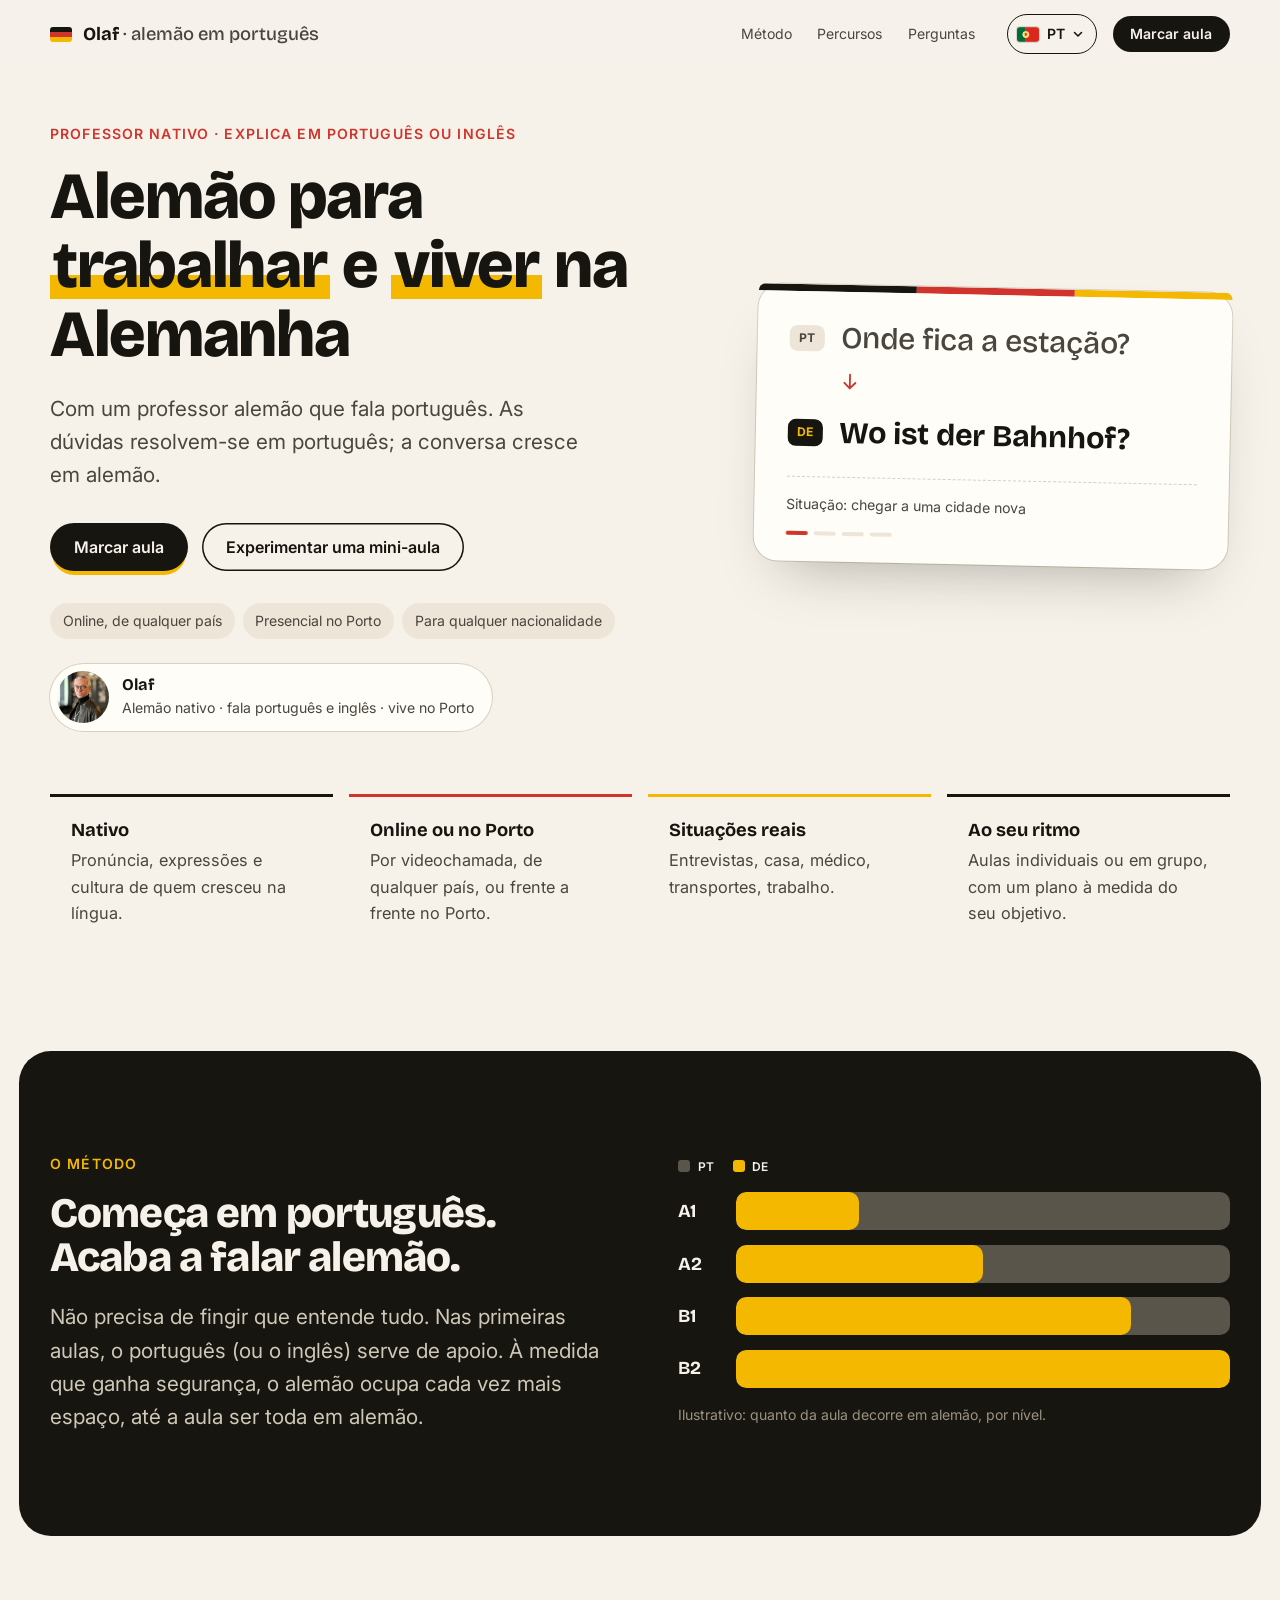
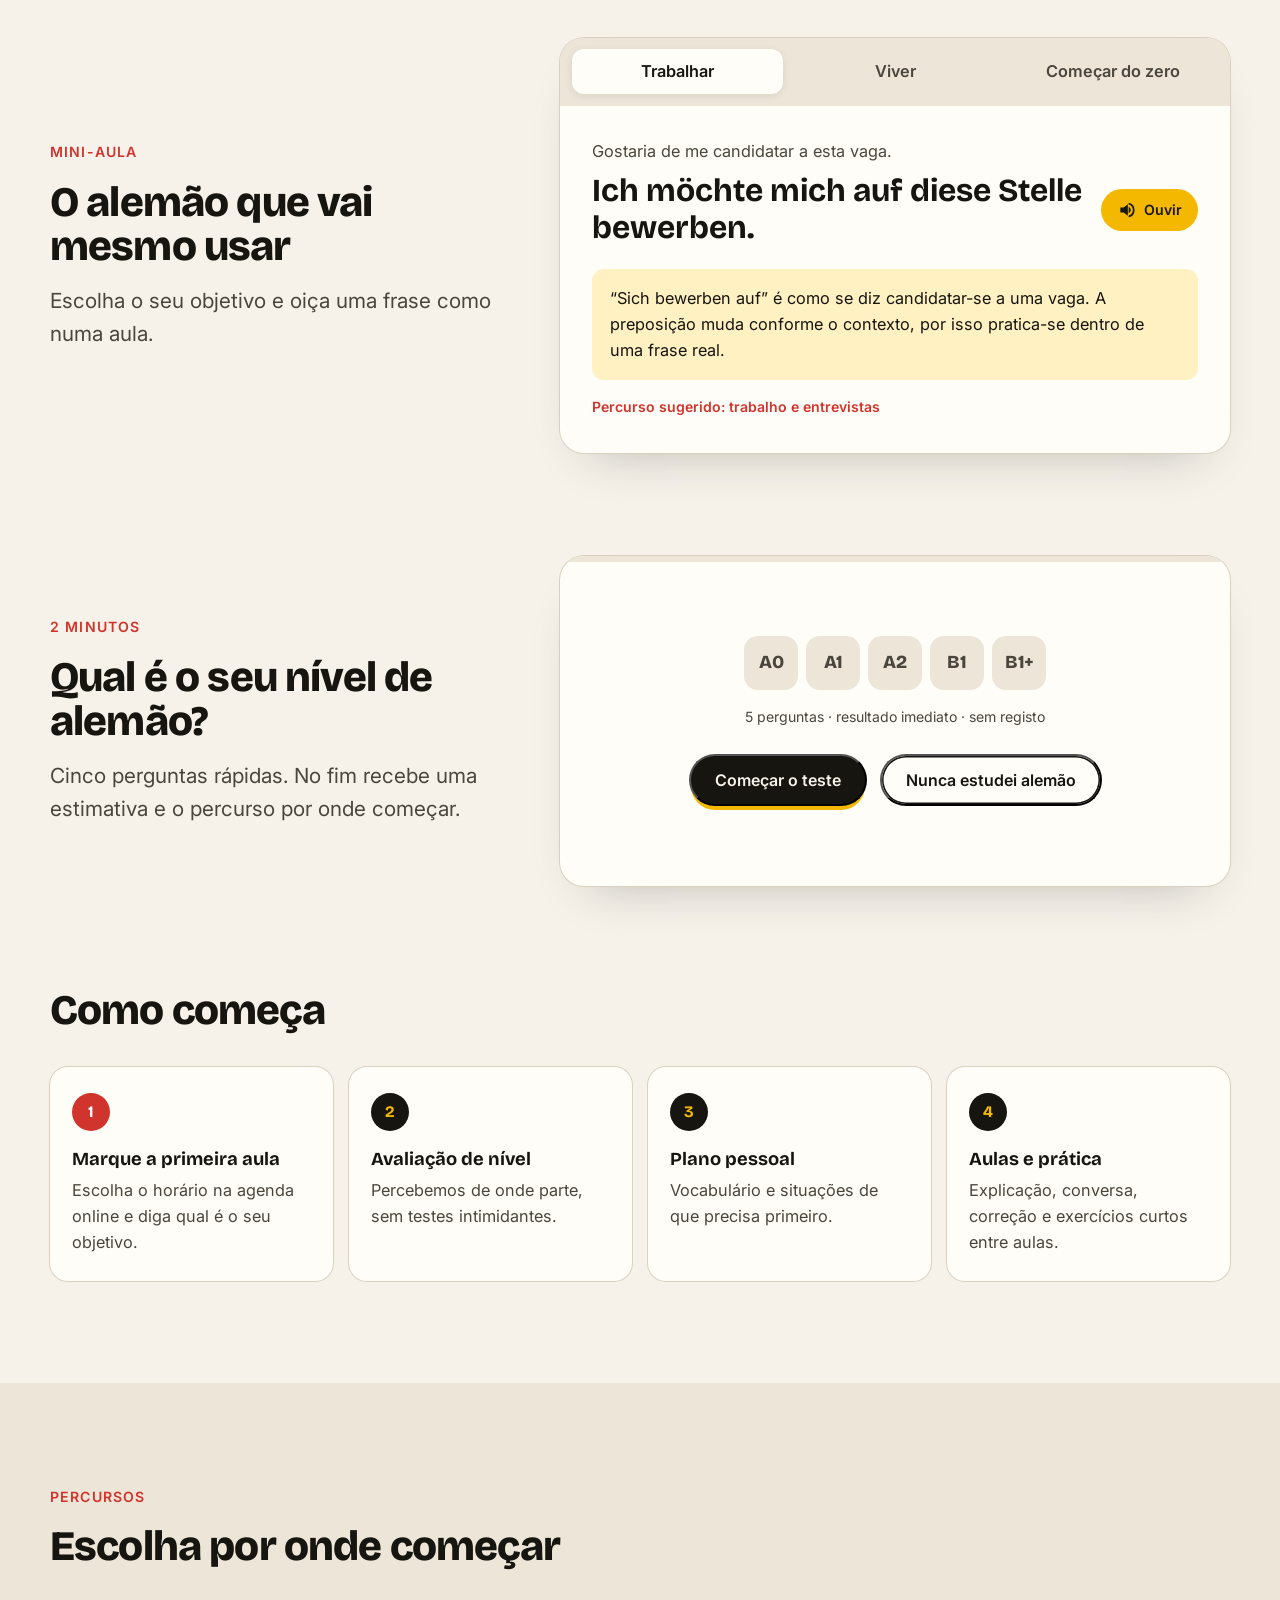
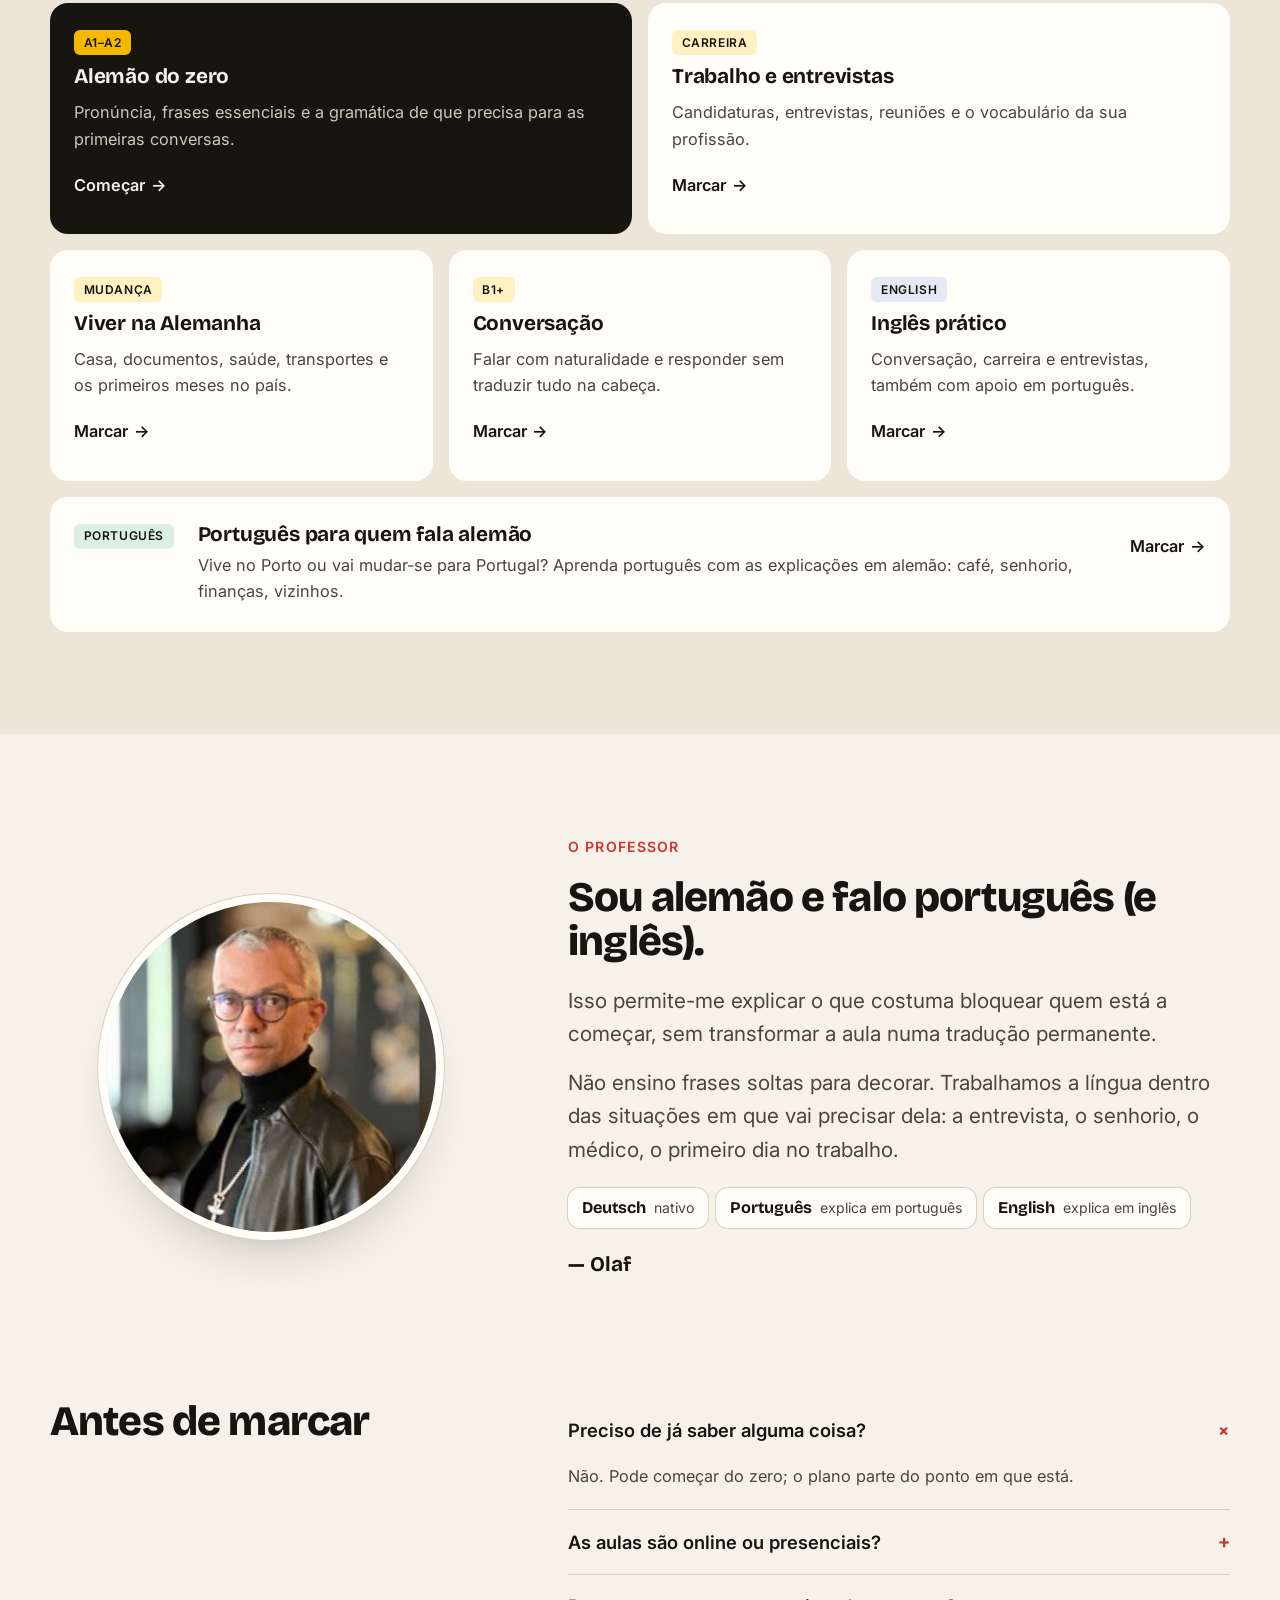
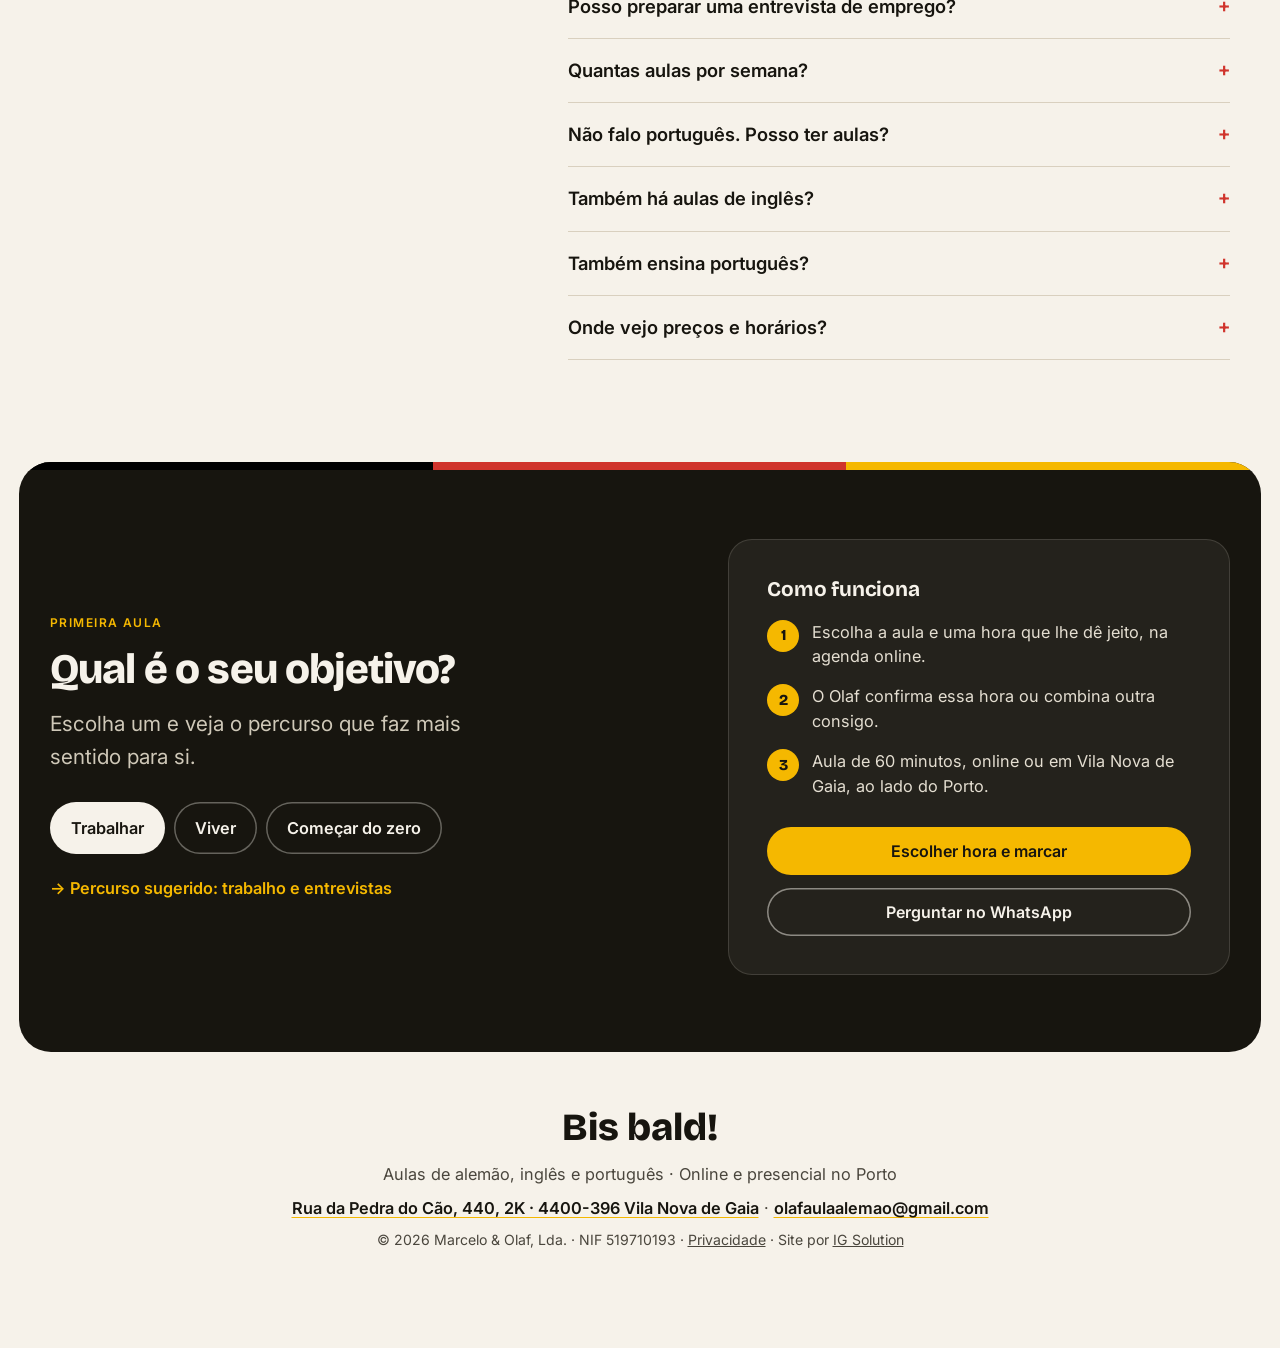
<file: index.html>
<!doctype html>
<html lang="pt">
<head>
  <meta charset="utf-8">
  <meta name="viewport" content="width=device-width, initial-scale=1">
  <title>Aulas de alemão no Porto e online · Olaf</title>
  <meta name="description" content="Aulas de alemão com Olaf, professor alemão que explica em português ou inglês. Para trabalhar e viver na Alemanha. Presenciais no Porto ou online.">
  <link rel="canonical" href="https://aulascomolaf.com/">
  <link rel="alternate" hreflang="pt" href="https://aulascomolaf.com/">
  <link rel="alternate" hreflang="en" href="https://aulascomolaf.com/en/">
  <link rel="alternate" hreflang="de" href="https://aulascomolaf.com/de/">
  <link rel="alternate" hreflang="x-default" href="https://aulascomolaf.com/">
  <link rel="icon" href="data:image/svg+xml,%3Csvg xmlns=%22http://www.w3.org/2000/svg%22 viewBox=%220 0 30 30%22%3E%3Crect width=%2230%22 height=%2230%22 rx=%227%22 fill=%22%2317150f%22/%3E%3Crect x=%226%22 y=%228%22 width=%2218%22 height=%224.6%22 fill=%22%23000%22/%3E%3Crect x=%226%22 y=%2212.6%22 width=%2218%22 height=%224.6%22 fill=%22%23d0342c%22/%3E%3Crect x=%226%22 y=%2217.2%22 width=%2218%22 height=%224.6%22 fill=%22%23f5b800%22/%3E%3C/svg%3E">
  <meta property="og:title" content="Aulas de alemão no Porto e online · Olaf">
  <meta property="og:description" content="Aulas de alemão com Olaf, professor alemão que explica em português ou inglês. Para trabalhar e viver na Alemanha. Presenciais no Porto ou online.">
  <meta property="og:locale" content="pt_PT">
  <meta property="og:type" content="website">
  <meta property="og:image" content="https://aulascomolaf.com/assets/olaf.jpg">
  <meta property="og:url" content="https://aulascomolaf.com/">
  <meta name="theme-color" content="#f6f2ea">
  <link rel="preconnect" href="https://fonts.googleapis.com">
  <link rel="preconnect" href="https://fonts.gstatic.com" crossorigin>
  <link href="https://fonts.googleapis.com/css2?family=Bricolage+Grotesque:opsz,wght@12..96,500;12..96,700;12..96,800&family=Inter:wght@400;500;600&display=swap" rel="stylesheet">
  <link rel="stylesheet" href="styles.css?v=1794936632">
  <script>document.documentElement.classList.add('js')</script>
  <script type="application/ld+json">
  {
    "@context": "https://schema.org",
    "@type": "Service",
    "name": "Aulas de alemão e inglês com Olaf",
    "serviceType": "Aulas de alemão e de inglês, online e presenciais",
    "description": "Aulas de alemão para trabalhar e viver na Alemanha, com um professor alemão que explica em português ou inglês. Presenciais no Porto ou online. Também aulas de inglês.",
    "areaServed": [{ "@type": "City", "name": "Porto" }, { "@type": "City", "name": "Vila Nova de Gaia" }, { "@type": "Country", "name": "Portugal" }, "Online"],
    "availableLanguage": ["pt", "de", "en"],
    "provider": {
      "@type": "Person",
      "name": "Olaf",
      "jobTitle": "Professor de alemão e inglês",
      "nationality": "DE",
      "knowsLanguage": ["de", "pt", "en"],
      "telephone": "+351965797608",
      "email": "olafaulaalemao@gmail.com",
      "address": { "@type": "PostalAddress", "streetAddress": "Rua da Pedra do Cão, 440, 2K", "postalCode": "4400-396", "addressLocality": "Vila Nova de Gaia", "addressCountry": "PT" },
      "image": "assets/olaf.jpg",
      "worksFor": { "@type": "Organization", "legalName": "Marcelo & Olaf, Lda.", "taxID": "519710193" }
    }
  }
  </script>
</head>
<body>
  <a class="skip" href="#conteudo">Saltar para o conteúdo</a>

  <header class="top">
    <div class="wrap top__in">
      <a class="brand" href="#inicio" aria-label="Início">
        <span class="brand__flag" aria-hidden="true"><i></i><i></i><i></i></span>
        <span>Olaf <em data-lang="pt">· alemão em português</em></span>
      </a>
      <nav class="top__nav" aria-label="Principal">
        <a href="#metodo"><span data-lang="pt">Método</span></a>
        <a href="#percursos"><span data-lang="pt">Percursos</span></a>
        <a href="#perguntas"><span data-lang="pt">Perguntas</span></a>
      </nav>
      <div class="top__end">
        <details class="lang">
          <summary aria-label="Idioma · Language · Sprache"><svg class="flag" viewBox="0 0 30 20" aria-hidden="true"><rect width="12" height="20" fill="#046a38"/><rect x="12" width="18" height="20" fill="#da291c"/><circle cx="12" cy="10" r="4.2" fill="#ffe900" stroke="#fff" stroke-width=".8"/><rect x="10.3" y="7.6" width="3.4" height="4.4" rx=".8" fill="#da291c" stroke="#fff" stroke-width=".6"/></svg><span>PT</span><svg class="lang__chev" viewBox="0 0 12 12" width="12" height="12" aria-hidden="true"><path d="M2.5 4.5 6 8l3.5-3.5" fill="none" stroke="currentColor" stroke-width="1.6" stroke-linecap="round" stroke-linejoin="round"/></svg></summary>
          <ul class="lang__menu">
            <li><a href="./" hreflang="pt" lang="pt" data-language="pt" aria-current="true"><svg class="flag" viewBox="0 0 30 20" aria-hidden="true"><rect width="12" height="20" fill="#046a38"/><rect x="12" width="18" height="20" fill="#da291c"/><circle cx="12" cy="10" r="4.2" fill="#ffe900" stroke="#fff" stroke-width=".8"/><rect x="10.3" y="7.6" width="3.4" height="4.4" rx=".8" fill="#da291c" stroke="#fff" stroke-width=".6"/></svg><span>Português</span><small>PT</small></a></li>
            <li><a href="en/" hreflang="en" lang="en" data-language="en"><svg class="flag" viewBox="0 0 60 40" aria-hidden="true"><rect width="60" height="40" fill="#012169"/><path d="M0 0 60 40M60 0 0 40" stroke="#fff" stroke-width="8"/><path d="M0 0 60 40M60 0 0 40" stroke="#c8102e" stroke-width="3"/><path d="M30 0v40M0 20h60" stroke="#fff" stroke-width="12"/><path d="M30 0v40M0 20h60" stroke="#c8102e" stroke-width="7"/></svg><span>English</span><small>EN</small></a></li>
            <li><a href="de/" hreflang="de" lang="de" data-language="de"><svg class="flag" viewBox="0 0 30 20" aria-hidden="true"><rect width="30" height="6.67" fill="#000"/><rect y="6.67" width="30" height="6.67" fill="#dd0000"/><rect y="13.33" width="30" height="6.67" fill="#ffce00"/></svg><span>Deutsch</span><small>DE</small></a></li>
          </ul>
        </details>
        <a class="btn btn--small booking-link" href="#marcar"><span data-lang="pt">Marcar aula</span></a>
      </div>
    </div>
  </header>

  <main id="conteudo">
    <!-- HERO -->
    <section class="hero" id="inicio">
      <div class="wrap hero__in">
        <div class="hero__copy">
          <p class="eyebrow">
            <span data-lang="pt">Professor nativo · Explica em português ou inglês</span>
            
          </p>
          <h1>
            <span data-lang="pt">Alemão para <mark>trabalhar</mark> e <mark>viver</mark> na Alemanha</span>
            
          </h1>
          <p class="hero__lead">
            <span data-lang="pt">Com um professor alemão que fala português. As dúvidas resolvem-se em português; a conversa cresce em alemão.</span>
            
          </p>
          <div class="hero__actions">
            <a class="btn booking-link" href="#marcar">
              <span data-lang="pt">Marcar aula</span>
              
            </a>
            <a class="btn btn--ghost" href="#mini-aula">
              <span data-lang="pt">Experimentar uma mini-aula</span>
              
            </a>
          </div>
          <ul class="hero__chips">
            <li><span data-lang="pt">Online, de qualquer país</span></li>
            <li><span data-lang="pt">Presencial no Porto</span></li>
            <li><span data-lang="pt">Para qualquer nacionalidade</span></li>
          </ul>
          <div class="teacher-pill">
            <img src="assets/olaf.jpg" width="56" height="56" alt="" decoding="async">
            <div>
              <strong>Olaf</strong>
              <span><span data-lang="pt">Alemão nativo · fala português e inglês · vive no Porto</span></span>
            </div>
          </div>
        </div>

        <figure class="bridge" aria-label="Exemplo: uma frase em português e a mesma em alemão">
          <div class="bridge__bar" aria-hidden="true"><i></i><i></i><i></i></div>
          <div class="bridge__row bridge__row--pt">
            <span class="bridge__tag" data-base-tag>PT</span>
            <p id="bridge-pt">Onde fica a estação?</p>
          </div>
          <div class="bridge__arrow" aria-hidden="true">
            <svg viewBox="0 0 24 24" width="22" height="22"><path d="M12 4v15m0 0-6-6m6 6 6-6" fill="none" stroke="currentColor" stroke-width="2" stroke-linecap="round" stroke-linejoin="round"/></svg>
          </div>
          <div class="bridge__row bridge__row--de">
            <span class="bridge__tag">DE</span>
            <p id="bridge-de" lang="de">Wo ist der Bahnhof?</p>
          </div>
          <p class="bridge__note" id="bridge-note">
            <span data-lang="pt">Situação: chegar a uma cidade nova</span>
            
          </p>
          <div class="bridge__dots" aria-hidden="true"><i></i><i></i><i></i><i></i></div>
        </figure>
      </div>
    </section>

    <!-- FACTS -->
    <section class="facts wrap" aria-label="Porquê este professor">
      <div class="fact" data-reveal>
        <strong><span data-lang="pt">Nativo</span></strong>
        <p><span data-lang="pt">Pronúncia, expressões e cultura de quem cresceu na língua.</span></p>
      </div>
      <div class="fact" data-reveal>
        <strong><span data-lang="pt">Online ou no Porto</span></strong>
        <p><span data-lang="pt">Por videochamada, de qualquer país, ou frente a frente no Porto.</span></p>
      </div>
      <div class="fact" data-reveal>
        <strong><span data-lang="pt">Situações reais</span></strong>
        <p><span data-lang="pt">Entrevistas, casa, médico, transportes, trabalho.</span></p>
      </div>
      <div class="fact" data-reveal>
        <strong><span data-lang="pt">Ao seu ritmo</span></strong>
        <p><span data-lang="pt">Aulas individuais ou em grupo, com um plano à medida do seu objetivo.</span></p>
      </div>
    </section>

    <!-- PONTE PT -> DE -->
    <section class="shift" id="metodo">
      <div class="wrap shift__in">
        <div class="shift__copy" data-reveal>
          <p class="eyebrow"><span data-lang="pt">O método</span></p>
          <h2><span data-lang="pt">Começa em português. Acaba a falar alemão.</span></h2>
          <p><span data-lang="pt">Não precisa de fingir que entende tudo. Nas primeiras aulas, o português (ou o inglês) serve de apoio. À medida que ganha segurança, o alemão ocupa cada vez mais espaço, até a aula ser toda em alemão.</span></p>
        </div>
        <div class="shift__chart" data-reveal aria-label="Exemplo de como muda a língua da aula ao longo dos níveis">
          <div class="shift__legend" aria-hidden="true">
            <span class="k k--pt" data-base-tag>PT</span><span class="k k--de">DE</span>
          </div>
          <div class="lvl" style="--de:25%"><b>A1</b><div class="lvl__bar"><span></span></div></div>
          <div class="lvl" style="--de:50%"><b>A2</b><div class="lvl__bar"><span></span></div></div>
          <div class="lvl" style="--de:80%"><b>B1</b><div class="lvl__bar"><span></span></div></div>
          <div class="lvl" style="--de:100%"><b>B2</b><div class="lvl__bar"><span></span></div></div>
          <p class="shift__caption"><span data-lang="pt">Ilustrativo: quanto da aula decorre em alemão, por nível.</span></p>
        </div>
      </div>
    </section>

    <!-- MINI-AULA -->
    <section class="lesson wrap" id="mini-aula" aria-labelledby="lesson-title">
      <div class="lesson__head" data-reveal>
        <p class="eyebrow"><span data-lang="pt">Mini-aula</span></p>
        <h2 id="lesson-title"><span data-lang="pt">O alemão que vai mesmo usar</span></h2>
        <p><span data-lang="pt">Escolha o seu objetivo e oiça uma frase como numa aula.</span></p>
      </div>

      <div class="lesson__card" data-reveal>
        <div class="tabs" role="tablist" aria-label="Objetivo">
          <button type="button" role="tab" aria-selected="true" data-goal="work"><span data-lang="pt">Trabalhar</span></button>
          <button type="button" role="tab" aria-selected="false" data-goal="life"><span data-lang="pt">Viver</span></button>
          <button type="button" role="tab" aria-selected="false" data-goal="start"><span data-lang="pt">Começar do zero</span></button>
        </div>
        <div class="sheet" role="tabpanel" aria-live="polite">
          <p class="sheet__src" id="phrase-source"></p>
          <div class="sheet__de">
            <p id="phrase-target" lang="de"></p>
            <button type="button" class="listen" id="listen" aria-label="Ouvir em alemão">
              <svg viewBox="0 0 24 24" width="20" height="20" aria-hidden="true"><path d="M4 9v6h4l5 4V5L8 9H4Zm12.5 3a4.5 4.5 0 0 0-2.5-4v8a4.5 4.5 0 0 0 2.5-4Zm-2.5-8.8v2.1a7 7 0 0 1 0 13.4v2.1a9 9 0 0 0 0-17.6Z" fill="currentColor"/></svg>
              <span data-lang="pt">Ouvir</span>
            </button>
          </div>
          <p class="sheet__why" id="phrase-explanation"></p>
          <p class="sheet__track" id="phrase-track"></p>
        </div>
      </div>
    </section>

    <!-- TESTE DE NÍVEL -->
    <section class="quiz wrap" id="nivel" aria-labelledby="quiz-title">
      <div class="quiz__head" data-reveal>
        <p class="eyebrow"><span data-lang="pt">2 minutos</span></p>
        <h2 id="quiz-title"><span data-lang="pt">Qual é o seu nível de alemão?</span></h2>
        <p><span data-lang="pt">Cinco perguntas rápidas. No fim recebe uma estimativa e o percurso por onde começar.</span></p>
      </div>
      <div class="quiz__card" data-reveal>
        <div class="quiz__progress" aria-hidden="true"><span id="quiz-bar"></span></div>
        <div id="quiz-body" aria-live="polite"></div>
      </div>
    </section>

    <!-- COMO FUNCIONA -->
    <section class="steps wrap" aria-labelledby="steps-title">
      <h2 id="steps-title" data-reveal><span data-lang="pt">Como começa</span></h2>
      <ol class="steps__list">
        <li data-reveal><b>1</b><strong><span data-lang="pt">Marque a primeira aula</span></strong><p><span data-lang="pt">Escolha o horário na agenda online e diga qual é o seu objetivo.</span></p></li>
        <li data-reveal><b>2</b><strong><span data-lang="pt">Avaliação de nível</span></strong><p><span data-lang="pt">Percebemos de onde parte, sem testes intimidantes.</span></p></li>
        <li data-reveal><b>3</b><strong><span data-lang="pt">Plano pessoal</span></strong><p><span data-lang="pt">Vocabulário e situações de que precisa primeiro.</span></p></li>
        <li data-reveal><b>4</b><strong><span data-lang="pt">Aulas e prática</span></strong><p><span data-lang="pt">Explicação, conversa, correção e exercícios curtos entre aulas.</span></p></li>
      </ol>
    </section>

    <!-- PERCURSOS -->
    <section class="paths" id="percursos" aria-labelledby="paths-title">
      <div class="wrap">
        <div class="paths__head" data-reveal>
          <p class="eyebrow"><span data-lang="pt">Percursos</span></p>
          <h2 id="paths-title"><span data-lang="pt">Escolha por onde começar</span></h2>
        </div>
        <div class="paths__grid">
          <article class="path path--main" data-reveal>
            <span class="path__lvl">A1–A2</span>
            <h3><span data-lang="pt">Alemão do zero</span></h3>
            <p><span data-lang="pt">Pronúncia, frases essenciais e a gramática de que precisa para as primeiras conversas.</span></p>
            <a class="path__link booking-link" data-goal-link="start" href="#marcar"><span data-lang="pt">Começar</span> →</a>
          </article>
          <article class="path" data-reveal>
            <span class="path__lvl"><span data-lang="pt">Carreira</span></span>
            <h3><span data-lang="pt">Trabalho e entrevistas</span></h3>
            <p><span data-lang="pt">Candidaturas, entrevistas, reuniões e o vocabulário da sua profissão.</span></p>
            <a class="path__link booking-link" data-goal-link="work" href="#marcar"><span data-lang="pt">Marcar</span> →</a>
          </article>
          <article class="path" data-reveal>
            <span class="path__lvl"><span data-lang="pt">Mudança</span></span>
            <h3><span data-lang="pt">Viver na Alemanha</span></h3>
            <p><span data-lang="pt">Casa, documentos, saúde, transportes e os primeiros meses no país.</span></p>
            <a class="path__link booking-link" data-goal-link="life" href="#marcar"><span data-lang="pt">Marcar</span> →</a>
          </article>
          <article class="path" data-reveal>
            <span class="path__lvl">B1+</span>
            <h3><span data-lang="pt">Conversação</span></h3>
            <p><span data-lang="pt">Falar com naturalidade e responder sem traduzir tudo na cabeça.</span></p>
            <a class="path__link booking-link" data-goal-link="work" href="#marcar"><span data-lang="pt">Marcar</span> →</a>
          </article>
          <article class="path path--en" data-reveal>
            <span class="path__lvl">English</span>
            <h3><span data-lang="pt">Inglês prático</span></h3>
            <p><span data-lang="pt">Conversação, carreira e entrevistas, também com apoio em português.</span></p>
            <a class="path__link booking-link" data-goal-link="work" href="#marcar"><span data-lang="pt">Marcar</span> →</a>
          </article>
          <article class="path path--pt" data-reveal>
            <span class="path__lvl"><span data-lang="pt">Português</span></span>
            <div class="path__body">
              <h3><span data-lang="pt">Português para quem fala alemão</span></h3>
              <p><span data-lang="pt">Vive no Porto ou vai mudar-se para Portugal? Aprenda português com as explicações em alemão: café, senhorio, finanças, vizinhos.</span></p>
            </div>
            <a class="path__link booking-link" href="#marcar"><span data-lang="pt">Marcar</span> →</a>
          </article>
        </div>
      </div>
    </section>

    <!-- PREÇOS: lidos ao vivo da AgendaIG (script.js). Sem agenda ligada, fica escondido. -->
    <section class="prices wrap" id="precos" aria-labelledby="prices-title" hidden>
      <div class="prices__head">
        <p class="eyebrow"><span data-lang="pt">Aulas e preços</span></p>
        <h2 id="prices-title"><span data-lang="pt">Escolha a aula e marque</span></h2>
        <p><span data-lang="pt">Preços e horários sempre atualizados, direto da agenda do Olaf.</span></p>
      </div>
      <div class="prices__grid" id="prices-grid"></div>
      <div class="plans">
        <h3 class="plans__title"><span data-lang="pt">Planos mensais: pague menos por aula</span></h3>
        <p class="plans__lead"><span data-lang="pt">Para quem quer criar o hábito. Fale com o Olaf e ele inscreve-o no plano.</span></p>
        <div class="prices__grid">
          <article class="price">
            <h3><span data-lang="pt">Arranque</span></h3>
            <p class="price__value"><b>90 €</b> <span><span data-lang="pt">por mês</span></span></p>
            <p class="price__desc"><span data-lang="pt">4 aulas individuais por mês: uma por semana, de alemão ou de português.</span></p>
            <p class="plan__per"><span data-lang="pt">22,50 € por aula · poupa 10 € por mês</span></p>
            <a class="path__link" data-plan="Arranque" href="#marcar"><span data-lang="pt">Quero este plano</span> →</a>
          </article>
          <article class="price price--main">
            <h3><span data-lang="pt">Intensivo</span></h3>
            <p class="price__value"><b>170 €</b> <span><span data-lang="pt">por mês</span></span></p>
            <p class="price__desc"><span data-lang="pt">8 aulas individuais por mês, duas por semana. Para quem tem prazo: entrevista, mudança ou exame.</span></p>
            <p class="plan__per"><span data-lang="pt">21,25 € por aula · poupa 30 € por mês</span></p>
            <a class="path__link" data-plan="Intensivo" href="#marcar"><span data-lang="pt">Quero este plano</span> →</a>
          </article>
          <article class="price">
            <h3><span data-lang="pt">Grupo</span></h3>
            <p class="price__value"><b>40 €</b> <span><span data-lang="pt">por mês</span></span></p>
            <p class="price__desc"><span data-lang="pt">4 aulas de alemão em grupo por mês, uma por semana, com explicações em português ou inglês.</span></p>
            <p class="plan__per"><span data-lang="pt">10 € por aula · poupa 8 € por mês</span></p>
            <a class="path__link" data-plan="Grupo" href="#marcar"><span data-lang="pt">Quero este plano</span> →</a>
          </article>
        </div>
      </div>
    </section>
    <!-- SOBRE -->
    <section class="about" aria-labelledby="about-title">
      <div class="wrap about__in">
        <figure class="about__photo" data-reveal>
          <img src="assets/olaf.jpg" width="330" height="330" alt="Olaf" loading="lazy" decoding="async">
        </figure>
        <div class="about__copy" data-reveal>
          <p class="eyebrow"><span data-lang="pt">O professor</span></p>
          <h2 id="about-title"><span data-lang="pt">Sou alemão e falo português (e inglês).</span></h2>
          <p><span data-lang="pt">Isso permite-me explicar o que costuma bloquear quem está a começar, sem transformar a aula numa tradução permanente.</span></p>
          <p><span data-lang="pt">Não ensino frases soltas para decorar. Trabalhamos a língua dentro das situações em que vai precisar dela: a entrevista, o senhorio, o médico, o primeiro dia no trabalho.</span></p>
          <ul class="langs" aria-label="Línguas">
            <li><b lang="de">Deutsch</b><span data-lang="pt">nativo</span></li>
            <li><b lang="pt">Português</b><span data-lang="pt">explica em português</span></li>
            <li><b lang="en">English</b><span data-lang="pt">explica em inglês</span></li>
          </ul>

          <p class="about__sign">— Olaf</p>
        </div>
      </div>
    </section>

    <!-- OPINIÕES (só aparece com dados em build.py) -->

    <!-- FAQ -->
    <section class="faq wrap" id="perguntas" aria-labelledby="faq-title">
      <h2 id="faq-title" data-reveal><span data-lang="pt">Antes de marcar</span></h2>
      <div class="faq__list" data-reveal>
        <details open><summary><span data-lang="pt">Preciso de já saber alguma coisa?</span></summary><p><span data-lang="pt">Não. Pode começar do zero; o plano parte do ponto em que está.</span></p></details>
        <details><summary><span data-lang="pt">As aulas são online ou presenciais?</span></summary><p><span data-lang="pt">As duas. Online a partir de qualquer país, ou presencial na Rua da Pedra do Cão, 440, em Vila Nova de Gaia, ao lado do Porto.</span></p></details>
        <details><summary><span data-lang="pt">Posso preparar uma entrevista de emprego?</span></summary><p><span data-lang="pt">Sim. O plano concentra-se no vocabulário da função, nas respostas e em simulações da entrevista.</span></p></details>
        <details><summary><span data-lang="pt">Quantas aulas por semana?</span></summary><p><span data-lang="pt">Depende do objetivo e do prazo. Fica definido na primeira aula.</span></p></details>
        <details><summary><span data-lang="pt">Não falo português. Posso ter aulas?</span></summary><p><span data-lang="pt">Sim. As explicações podem ser em inglês, por isso as aulas servem para qualquer nacionalidade.</span></p></details>
        <details><summary><span data-lang="pt">Também há aulas de inglês?</span></summary><p><span data-lang="pt">Sim, para conversação, carreira e entrevistas.</span></p></details>
        <details><summary><span data-lang="pt">Também ensina português?</span></summary><p><span data-lang="pt">Sim, a quem fala alemão, com as explicações em alemão.</span></p></details>
        <details><summary><span data-lang="pt">Onde vejo preços e horários?</span></summary><p><span data-lang="pt">Na agenda, antes de confirmar. Também vê lá as condições de remarcação e cancelamento.</span></p></details>
      </div>
    </section>

    <!-- CTA -->
    <section class="cta" id="marcar" aria-labelledby="cta-title">
      <div class="wrap cta__in" data-reveal>
        <div class="cta__pick">
          <p class="cta__eyebrow"><span data-lang="pt">Primeira aula</span></p>
          <h2 id="cta-title"><span data-lang="pt">Qual é o seu objetivo?</span></h2>
          <p class="cta__lead"><span data-lang="pt">Escolha um e veja o percurso que faz mais sentido para si.</span></p>
          <fieldset class="goals">
            <legend class="sr"><span data-lang="pt">Objetivo</span></legend>
            <label><input type="radio" name="goal" value="work" checked><span><span data-lang="pt">Trabalhar</span></span></label>
            <label><input type="radio" name="goal" value="life"><span><span data-lang="pt">Viver</span></span></label>
            <label><input type="radio" name="goal" value="start"><span><span data-lang="pt">Começar do zero</span></span></label>
          </fieldset>
          <p class="cta__track" id="cta-track" aria-live="polite"></p>
        </div>
        <div class="cta__how">
          <h3><span data-lang="pt">Como funciona</span></h3>
          <ol class="cta__steps">
            <li><span data-lang="pt">Escolha a aula e uma hora que lhe dê jeito, na agenda online.</span></li>
            <li><span data-lang="pt">O Olaf confirma essa hora ou combina outra consigo.</span></li>
            <li><span data-lang="pt">Aula de 60 minutos, online ou em Vila Nova de Gaia, ao lado do Porto.</span></li>
          </ol>
          <div class="cta__actions">
            <a class="btn btn--light" id="agenda-link" href="https://agendaig.com" target="_blank" rel="noopener"><span data-lang="pt">Escolher hora e marcar</span></a>
            <a class="btn btn--line" id="whatsapp-link" href="https://wa.me/" target="_blank" rel="noopener"><span data-lang="pt">Perguntar no WhatsApp</span></a>
          </div>
        </div>
      </div>
    </section>
  </main>

  <footer class="foot">
    <div class="wrap foot__in">
      <p class="foot__bye" lang="de">Bis bald!</p>
      <p><span data-lang="pt">Aulas de alemão, inglês e português · Online e presencial no Porto</span></p>
      <p class="foot__addr"><a href="https://www.google.com/maps/search/?api=1&amp;query=Rua+da+Pedra+do+C%C3%A3o+440+4400-396+Vila+Nova+de+Gaia" target="_blank" rel="noopener">Rua da Pedra do Cão, 440, 2K · 4400-396 Vila Nova de Gaia</a> · <a href="mailto:olafaulaalemao@gmail.com">olafaulaalemao@gmail.com</a></p>
      <p class="foot__small">© 2026 Marcelo &amp; Olaf, Lda. · NIF 519710193 · <a href="privacidade/"><span data-lang="pt">Privacidade</span></a> · <span data-lang="pt">Site por</span> <a href="https://igsolutiondigital.com" target="_blank" rel="noopener">IG Solution</a></p>
    </div>
  </footer>

  <a class="float-cta booking-link" href="#marcar"><span data-lang="pt">Marcar aula</span></a>

  <script src="script.js?v=1794936632"></script>
</body>
</html>
</file>
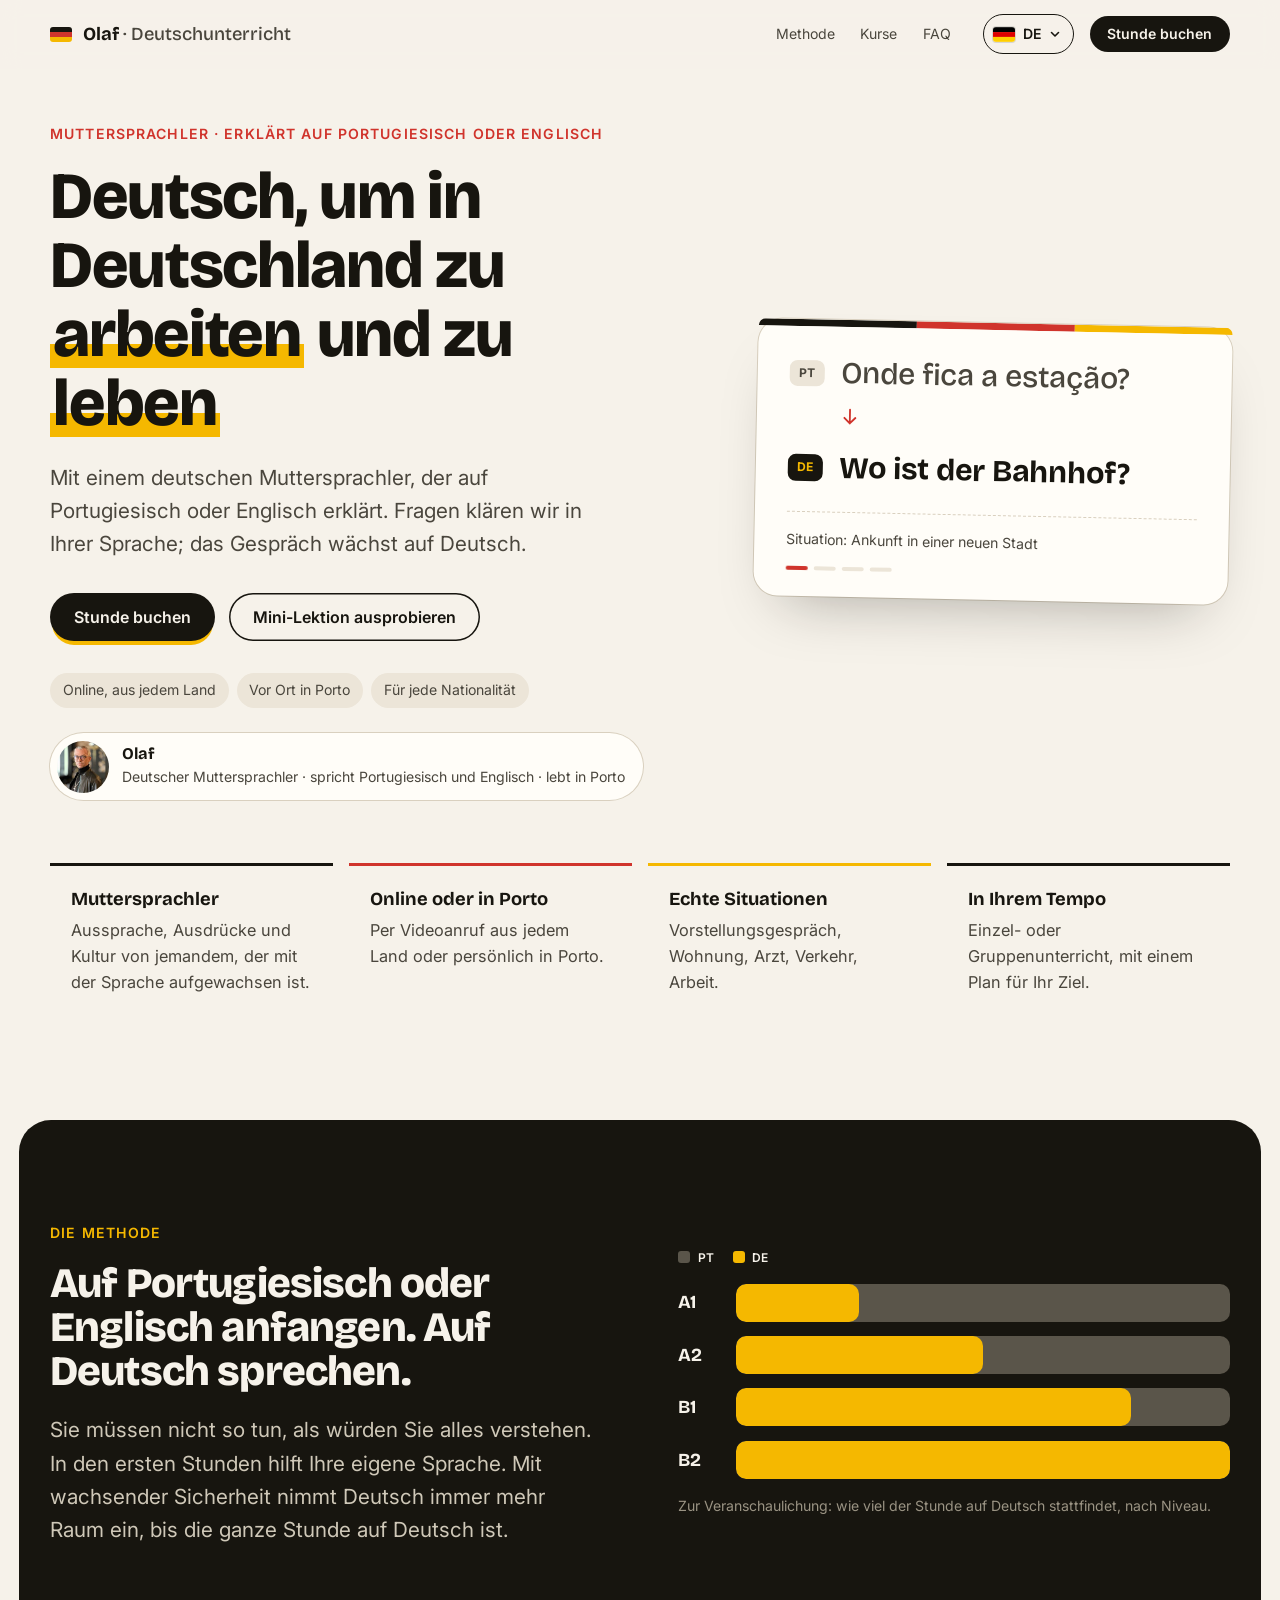
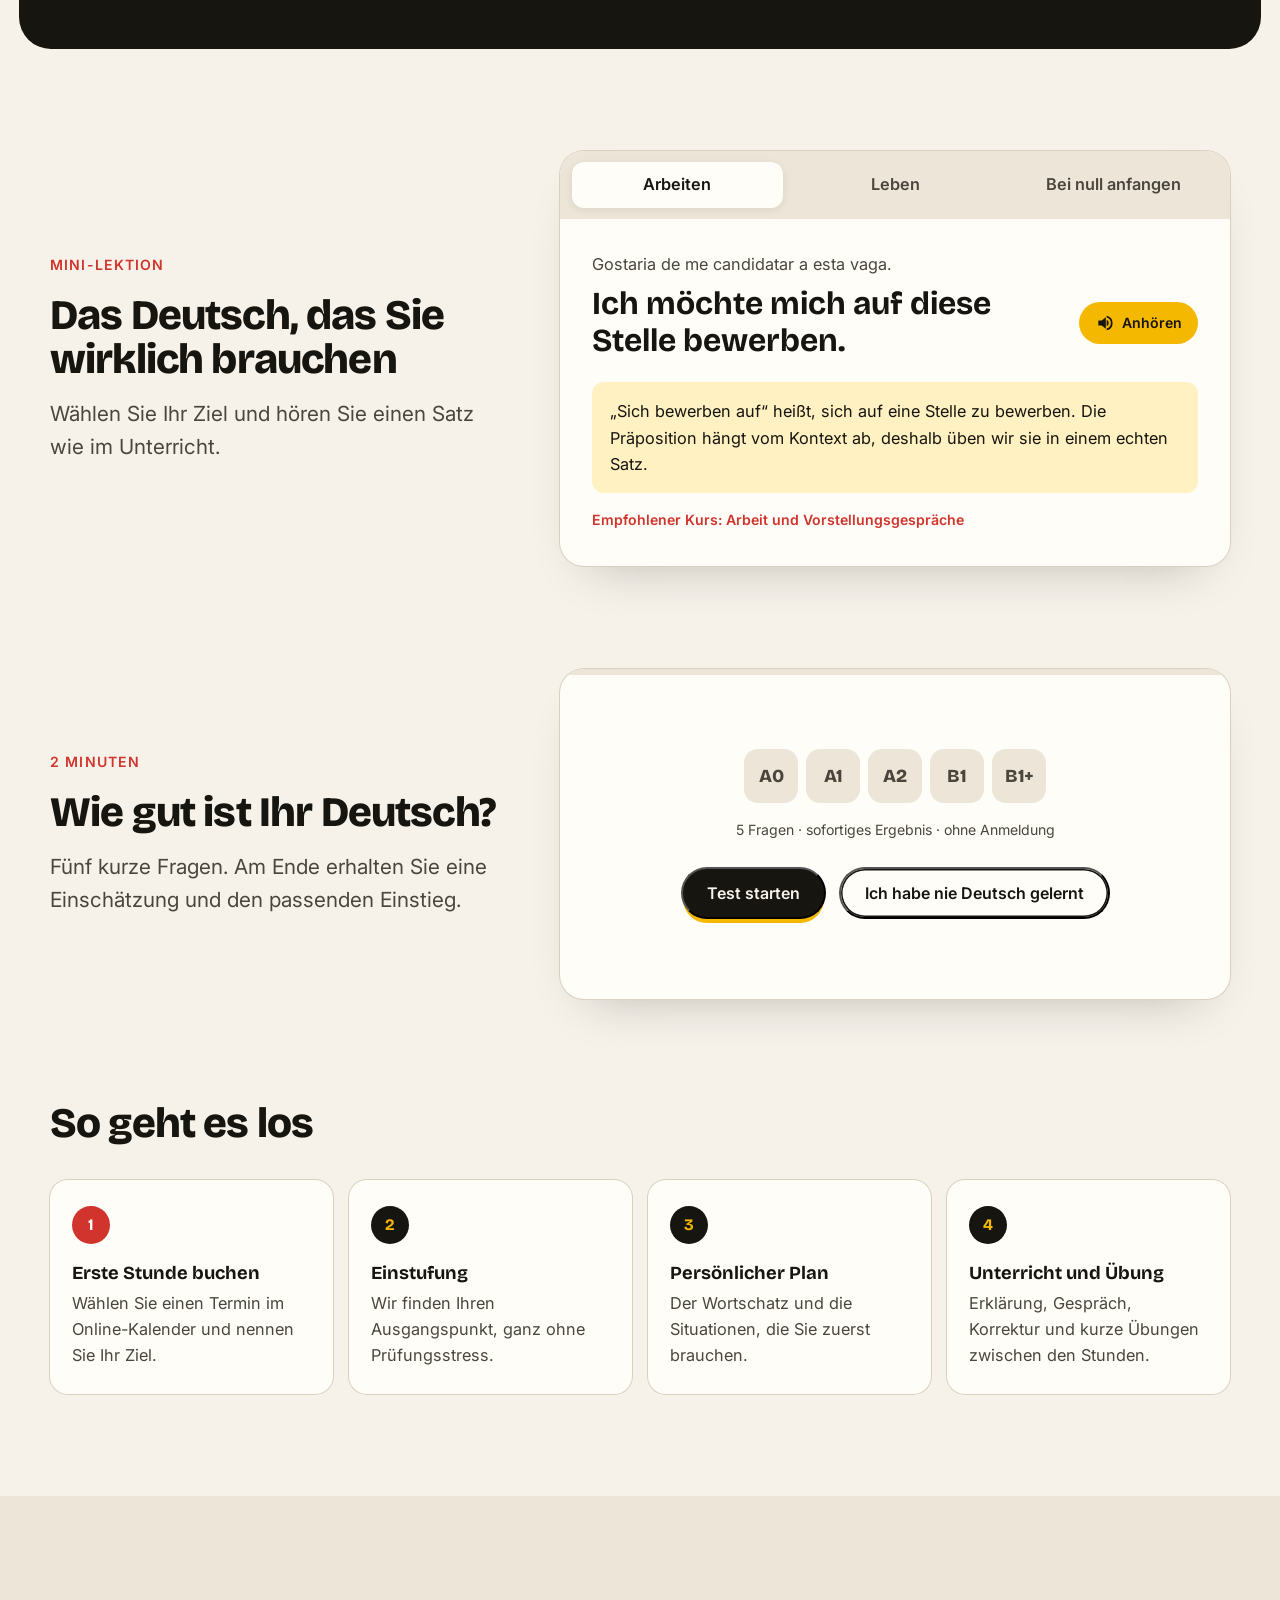
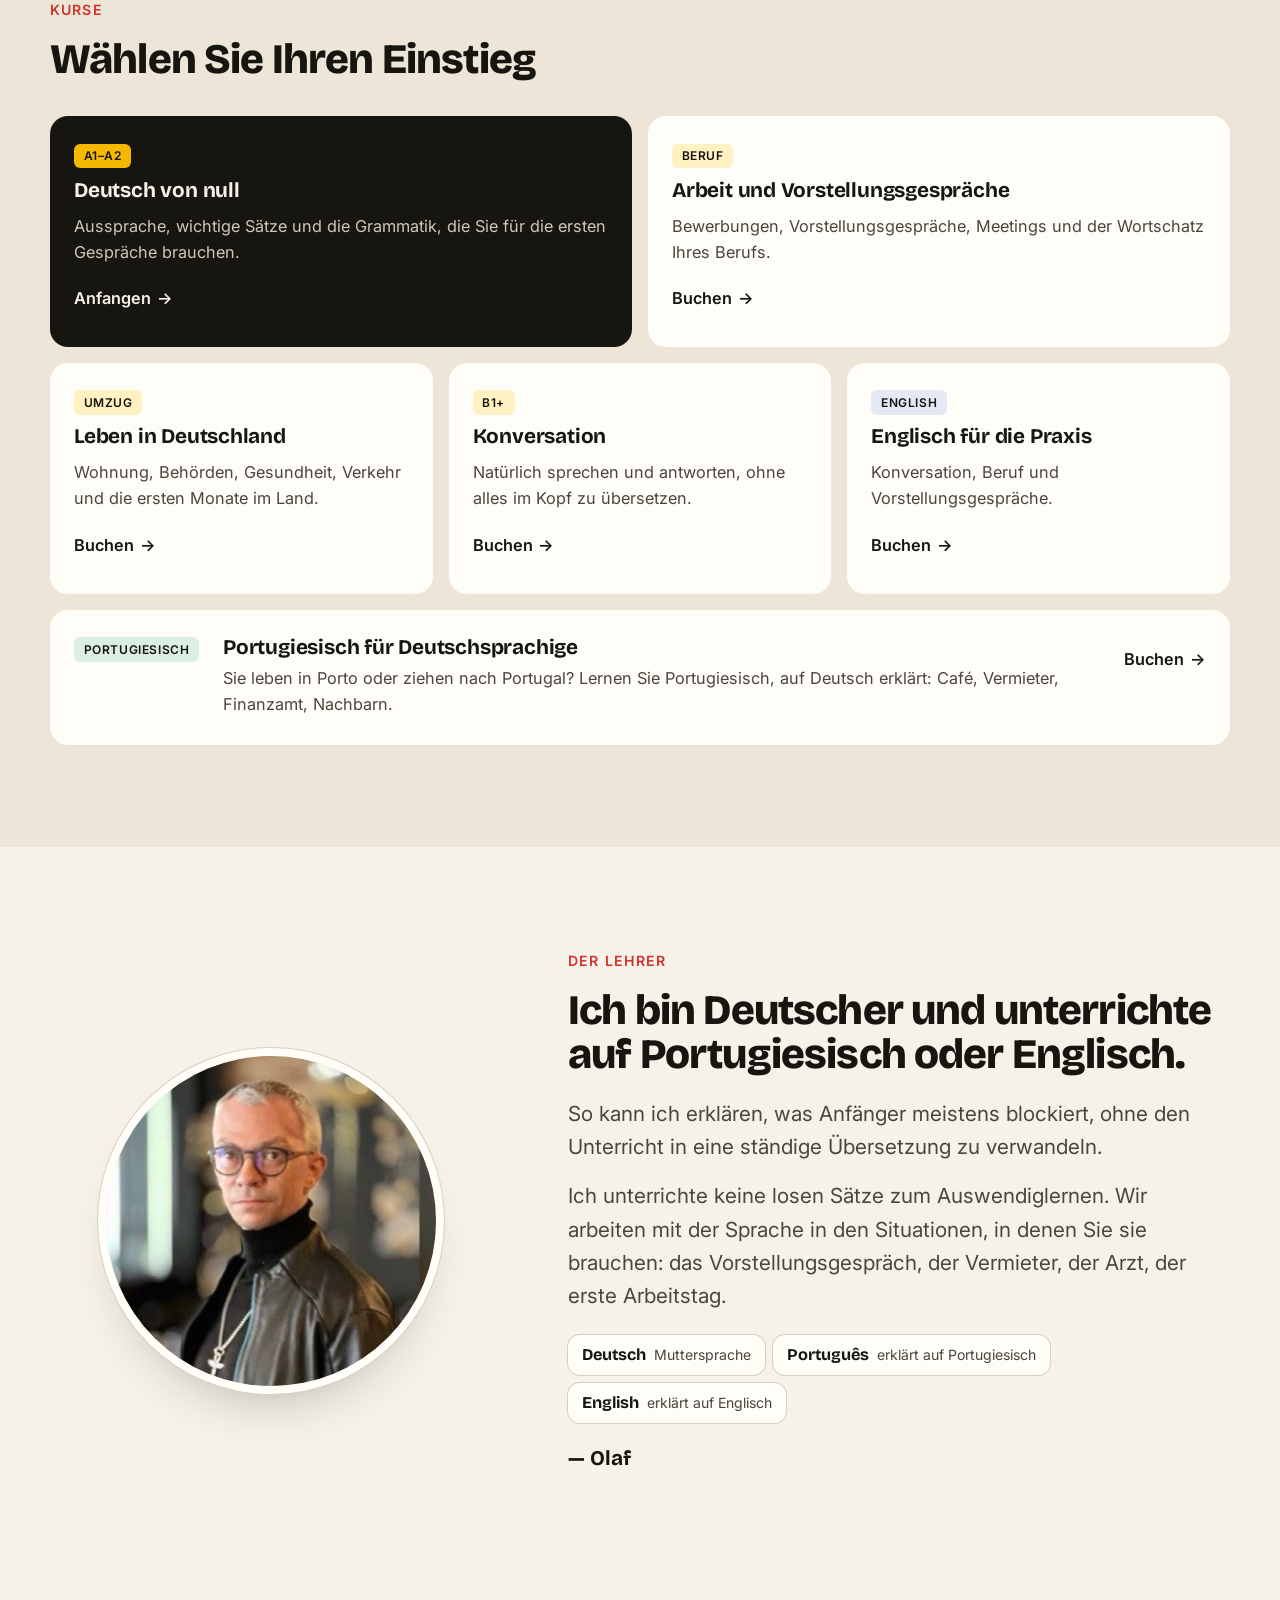
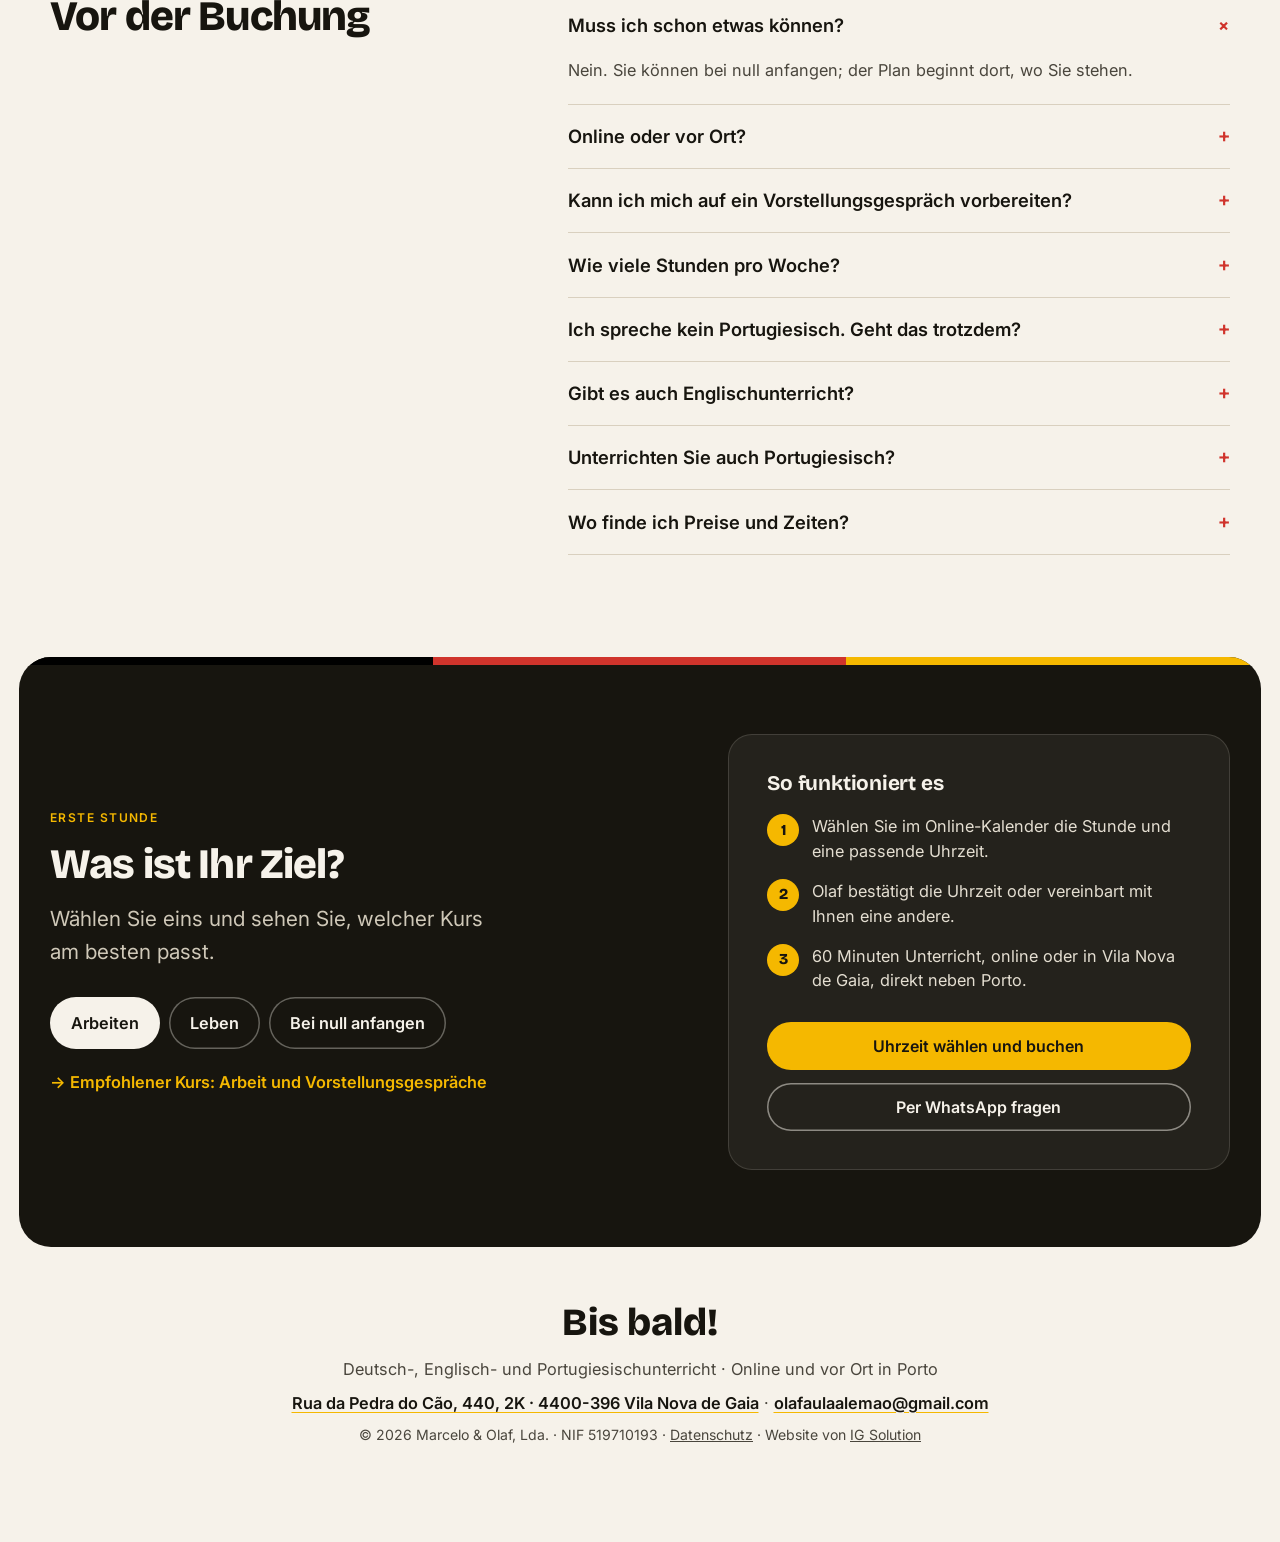
<file: de/index.html>
<!doctype html>
<html lang="de">
<head>
  <meta charset="utf-8">
  <meta name="viewport" content="width=device-width, initial-scale=1">
  <title>Deutschunterricht in Porto und online · Olaf</title>
  <meta name="description" content="Deutschunterricht mit Olaf, deutscher Muttersprachler, der auf Portugiesisch oder Englisch erklärt. Vor Ort in Porto oder online, für jede Nationalität.">
  <link rel="canonical" href="https://aulascomolaf.com/de/">
  <link rel="alternate" hreflang="pt" href="https://aulascomolaf.com/">
  <link rel="alternate" hreflang="en" href="https://aulascomolaf.com/en/">
  <link rel="alternate" hreflang="de" href="https://aulascomolaf.com/de/">
  <link rel="alternate" hreflang="x-default" href="https://aulascomolaf.com/">
  <link rel="icon" href="data:image/svg+xml,%3Csvg xmlns=%22http://www.w3.org/2000/svg%22 viewBox=%220 0 30 30%22%3E%3Crect width=%2230%22 height=%2230%22 rx=%227%22 fill=%22%2317150f%22/%3E%3Crect x=%226%22 y=%228%22 width=%2218%22 height=%224.6%22 fill=%22%23000%22/%3E%3Crect x=%226%22 y=%2212.6%22 width=%2218%22 height=%224.6%22 fill=%22%23d0342c%22/%3E%3Crect x=%226%22 y=%2217.2%22 width=%2218%22 height=%224.6%22 fill=%22%23f5b800%22/%3E%3C/svg%3E">
  <meta property="og:title" content="Deutschunterricht in Porto und online · Olaf">
  <meta property="og:description" content="Deutschunterricht mit Olaf, deutscher Muttersprachler, der auf Portugiesisch oder Englisch erklärt. Vor Ort in Porto oder online, für jede Nationalität.">
  <meta property="og:locale" content="de_DE">
  <meta property="og:type" content="website">
  <meta property="og:image" content="https://aulascomolaf.com/assets/olaf.jpg">
  <meta property="og:url" content="https://aulascomolaf.com/de/">
  <meta name="theme-color" content="#f6f2ea">
  <link rel="preconnect" href="https://fonts.googleapis.com">
  <link rel="preconnect" href="https://fonts.gstatic.com" crossorigin>
  <link href="https://fonts.googleapis.com/css2?family=Bricolage+Grotesque:opsz,wght@12..96,500;12..96,700;12..96,800&family=Inter:wght@400;500;600&display=swap" rel="stylesheet">
  <link rel="stylesheet" href="../styles.css?v=1794936632">
  <script>document.documentElement.classList.add('js')</script>
  <script type="application/ld+json">
  {
    "@context": "https://schema.org",
    "@type": "Service",
    "name": "Aulas de alemão e inglês com Olaf",
    "serviceType": "Aulas de alemão e de inglês, online e presenciais",
    "description": "Aulas de alemão para trabalhar e viver na Alemanha, com um professor alemão que explica em português ou inglês. Presenciais no Porto ou online. Também aulas de inglês.",
    "areaServed": [{ "@type": "City", "name": "Porto" }, { "@type": "City", "name": "Vila Nova de Gaia" }, { "@type": "Country", "name": "Portugal" }, "Online"],
    "availableLanguage": ["pt", "de", "en"],
    "provider": {
      "@type": "Person",
      "name": "Olaf",
      "jobTitle": "Professor de alemão e inglês",
      "nationality": "DE",
      "knowsLanguage": ["de", "pt", "en"],
      "telephone": "+351965797608",
      "email": "olafaulaalemao@gmail.com",
      "address": { "@type": "PostalAddress", "streetAddress": "Rua da Pedra do Cão, 440, 2K", "postalCode": "4400-396", "addressLocality": "Vila Nova de Gaia", "addressCountry": "PT" },
      "image": "../assets/olaf.jpg",
      "worksFor": { "@type": "Organization", "legalName": "Marcelo & Olaf, Lda.", "taxID": "519710193" }
    }
  }
  </script>
</head>
<body>
  <a class="skip" href="#conteudo">Saltar para o conteúdo</a>

  <header class="top">
    <div class="wrap top__in">
      <a class="brand" href="#inicio" aria-label="Início">
        <span class="brand__flag" aria-hidden="true"><i></i><i></i><i></i></span>
        <span>Olaf <em data-lang="de">· Deutschunterricht</em></span>
      </a>
      <nav class="top__nav" aria-label="Principal">
        <a href="#metodo"><span data-lang="de">Methode</span></a>
        <a href="#percursos"><span data-lang="de">Kurse</span></a>
        <a href="#perguntas"><span data-lang="de">FAQ</span></a>
      </nav>
      <div class="top__end">
        <details class="lang">
          <summary aria-label="Idioma · Language · Sprache"><svg class="flag" viewBox="0 0 30 20" aria-hidden="true"><rect width="30" height="6.67" fill="#000"/><rect y="6.67" width="30" height="6.67" fill="#dd0000"/><rect y="13.33" width="30" height="6.67" fill="#ffce00"/></svg><span>DE</span><svg class="lang__chev" viewBox="0 0 12 12" width="12" height="12" aria-hidden="true"><path d="M2.5 4.5 6 8l3.5-3.5" fill="none" stroke="currentColor" stroke-width="1.6" stroke-linecap="round" stroke-linejoin="round"/></svg></summary>
          <ul class="lang__menu">
            <li><a href="../" hreflang="pt" lang="pt" data-language="pt"><svg class="flag" viewBox="0 0 30 20" aria-hidden="true"><rect width="12" height="20" fill="#046a38"/><rect x="12" width="18" height="20" fill="#da291c"/><circle cx="12" cy="10" r="4.2" fill="#ffe900" stroke="#fff" stroke-width=".8"/><rect x="10.3" y="7.6" width="3.4" height="4.4" rx=".8" fill="#da291c" stroke="#fff" stroke-width=".6"/></svg><span>Português</span><small>PT</small></a></li>
            <li><a href="../en/" hreflang="en" lang="en" data-language="en"><svg class="flag" viewBox="0 0 60 40" aria-hidden="true"><rect width="60" height="40" fill="#012169"/><path d="M0 0 60 40M60 0 0 40" stroke="#fff" stroke-width="8"/><path d="M0 0 60 40M60 0 0 40" stroke="#c8102e" stroke-width="3"/><path d="M30 0v40M0 20h60" stroke="#fff" stroke-width="12"/><path d="M30 0v40M0 20h60" stroke="#c8102e" stroke-width="7"/></svg><span>English</span><small>EN</small></a></li>
            <li><a href="../de/" hreflang="de" lang="de" data-language="de" aria-current="true"><svg class="flag" viewBox="0 0 30 20" aria-hidden="true"><rect width="30" height="6.67" fill="#000"/><rect y="6.67" width="30" height="6.67" fill="#dd0000"/><rect y="13.33" width="30" height="6.67" fill="#ffce00"/></svg><span>Deutsch</span><small>DE</small></a></li>
          </ul>
        </details>
        <a class="btn btn--small booking-link" href="#marcar"><span data-lang="de">Stunde buchen</span></a>
      </div>
    </div>
  </header>

  <main id="conteudo">
    <!-- HERO -->
    <section class="hero" id="inicio">
      <div class="wrap hero__in">
        <div class="hero__copy">
          <p class="eyebrow">
            
            <span data-lang="de">Muttersprachler · erklärt auf Portugiesisch oder Englisch</span>
          </p>
          <h1>
            
            <span data-lang="de">Deutsch, um in Deutschland zu <mark>arbeiten</mark> und zu <mark>leben</mark></span>
          </h1>
          <p class="hero__lead">
            
            <span data-lang="de">Mit einem deutschen Muttersprachler, der auf Portugiesisch oder Englisch erklärt. Fragen klären wir in Ihrer Sprache; das Gespräch wächst auf Deutsch.</span>
          </p>
          <div class="hero__actions">
            <a class="btn booking-link" href="#marcar">
              
              <span data-lang="de">Stunde buchen</span>
            </a>
            <a class="btn btn--ghost" href="#mini-aula">
              
              <span data-lang="de">Mini-Lektion ausprobieren</span>
            </a>
          </div>
          <ul class="hero__chips">
            <li><span data-lang="de">Online, aus jedem Land</span></li>
            <li><span data-lang="de">Vor Ort in Porto</span></li>
            <li><span data-lang="de">Für jede Nationalität</span></li>
          </ul>
          <div class="teacher-pill">
            <img src="../assets/olaf.jpg" width="56" height="56" alt="" decoding="async">
            <div>
              <strong>Olaf</strong>
              <span><span data-lang="de">Deutscher Muttersprachler · spricht Portugiesisch und Englisch · lebt in Porto</span></span>
            </div>
          </div>
        </div>

        <figure class="bridge" aria-label="Exemplo: uma frase em português e a mesma em alemão">
          <div class="bridge__bar" aria-hidden="true"><i></i><i></i><i></i></div>
          <div class="bridge__row bridge__row--pt">
            <span class="bridge__tag" data-base-tag>PT</span>
            <p id="bridge-pt">Onde fica a estação?</p>
          </div>
          <div class="bridge__arrow" aria-hidden="true">
            <svg viewBox="0 0 24 24" width="22" height="22"><path d="M12 4v15m0 0-6-6m6 6 6-6" fill="none" stroke="currentColor" stroke-width="2" stroke-linecap="round" stroke-linejoin="round"/></svg>
          </div>
          <div class="bridge__row bridge__row--de">
            <span class="bridge__tag">DE</span>
            <p id="bridge-de" lang="de">Wo ist der Bahnhof?</p>
          </div>
          <p class="bridge__note" id="bridge-note">
            
            <span data-lang="de">Situation: Ankunft in einer neuen Stadt</span>
          </p>
          <div class="bridge__dots" aria-hidden="true"><i></i><i></i><i></i><i></i></div>
        </figure>
      </div>
    </section>

    <!-- FACTS -->
    <section class="facts wrap" aria-label="Porquê este professor">
      <div class="fact" data-reveal>
        <strong><span data-lang="de">Muttersprachler</span></strong>
        <p><span data-lang="de">Aussprache, Ausdrücke und Kultur von jemandem, der mit der Sprache aufgewachsen ist.</span></p>
      </div>
      <div class="fact" data-reveal>
        <strong><span data-lang="de">Online oder in Porto</span></strong>
        <p><span data-lang="de">Per Videoanruf aus jedem Land oder persönlich in Porto.</span></p>
      </div>
      <div class="fact" data-reveal>
        <strong><span data-lang="de">Echte Situationen</span></strong>
        <p><span data-lang="de">Vorstellungsgespräch, Wohnung, Arzt, Verkehr, Arbeit.</span></p>
      </div>
      <div class="fact" data-reveal>
        <strong><span data-lang="de">In Ihrem Tempo</span></strong>
        <p><span data-lang="de">Einzel- oder Gruppenunterricht, mit einem Plan für Ihr Ziel.</span></p>
      </div>
    </section>

    <!-- PONTE PT -> DE -->
    <section class="shift" id="metodo">
      <div class="wrap shift__in">
        <div class="shift__copy" data-reveal>
          <p class="eyebrow"><span data-lang="de">Die Methode</span></p>
          <h2><span data-lang="de">Auf Portugiesisch oder Englisch anfangen. Auf Deutsch sprechen.</span></h2>
          <p><span data-lang="de">Sie müssen nicht so tun, als würden Sie alles verstehen. In den ersten Stunden hilft Ihre eigene Sprache. Mit wachsender Sicherheit nimmt Deutsch immer mehr Raum ein, bis die ganze Stunde auf Deutsch ist.</span></p>
        </div>
        <div class="shift__chart" data-reveal aria-label="Exemplo de como muda a língua da aula ao longo dos níveis">
          <div class="shift__legend" aria-hidden="true">
            <span class="k k--pt" data-base-tag>PT</span><span class="k k--de">DE</span>
          </div>
          <div class="lvl" style="--de:25%"><b>A1</b><div class="lvl__bar"><span></span></div></div>
          <div class="lvl" style="--de:50%"><b>A2</b><div class="lvl__bar"><span></span></div></div>
          <div class="lvl" style="--de:80%"><b>B1</b><div class="lvl__bar"><span></span></div></div>
          <div class="lvl" style="--de:100%"><b>B2</b><div class="lvl__bar"><span></span></div></div>
          <p class="shift__caption"><span data-lang="de">Zur Veranschaulichung: wie viel der Stunde auf Deutsch stattfindet, nach Niveau.</span></p>
        </div>
      </div>
    </section>

    <!-- MINI-AULA -->
    <section class="lesson wrap" id="mini-aula" aria-labelledby="lesson-title">
      <div class="lesson__head" data-reveal>
        <p class="eyebrow"><span data-lang="de">Mini-Lektion</span></p>
        <h2 id="lesson-title"><span data-lang="de">Das Deutsch, das Sie wirklich brauchen</span></h2>
        <p><span data-lang="de">Wählen Sie Ihr Ziel und hören Sie einen Satz wie im Unterricht.</span></p>
      </div>

      <div class="lesson__card" data-reveal>
        <div class="tabs" role="tablist" aria-label="Objetivo">
          <button type="button" role="tab" aria-selected="true" data-goal="work"><span data-lang="de">Arbeiten</span></button>
          <button type="button" role="tab" aria-selected="false" data-goal="life"><span data-lang="de">Leben</span></button>
          <button type="button" role="tab" aria-selected="false" data-goal="start"><span data-lang="de">Bei null anfangen</span></button>
        </div>
        <div class="sheet" role="tabpanel" aria-live="polite">
          <p class="sheet__src" id="phrase-source"></p>
          <div class="sheet__de">
            <p id="phrase-target" lang="de"></p>
            <button type="button" class="listen" id="listen" aria-label="Ouvir em alemão">
              <svg viewBox="0 0 24 24" width="20" height="20" aria-hidden="true"><path d="M4 9v6h4l5 4V5L8 9H4Zm12.5 3a4.5 4.5 0 0 0-2.5-4v8a4.5 4.5 0 0 0 2.5-4Zm-2.5-8.8v2.1a7 7 0 0 1 0 13.4v2.1a9 9 0 0 0 0-17.6Z" fill="currentColor"/></svg>
              <span data-lang="de">Anhören</span>
            </button>
          </div>
          <p class="sheet__why" id="phrase-explanation"></p>
          <p class="sheet__track" id="phrase-track"></p>
        </div>
      </div>
    </section>

    <!-- TESTE DE NÍVEL -->
    <section class="quiz wrap" id="nivel" aria-labelledby="quiz-title">
      <div class="quiz__head" data-reveal>
        <p class="eyebrow"><span data-lang="de">2 Minuten</span></p>
        <h2 id="quiz-title"><span data-lang="de">Wie gut ist Ihr Deutsch?</span></h2>
        <p><span data-lang="de">Fünf kurze Fragen. Am Ende erhalten Sie eine Einschätzung und den passenden Einstieg.</span></p>
      </div>
      <div class="quiz__card" data-reveal>
        <div class="quiz__progress" aria-hidden="true"><span id="quiz-bar"></span></div>
        <div id="quiz-body" aria-live="polite"></div>
      </div>
    </section>

    <!-- COMO FUNCIONA -->
    <section class="steps wrap" aria-labelledby="steps-title">
      <h2 id="steps-title" data-reveal><span data-lang="de">So geht es los</span></h2>
      <ol class="steps__list">
        <li data-reveal><b>1</b><strong><span data-lang="de">Erste Stunde buchen</span></strong><p><span data-lang="de">Wählen Sie einen Termin im Online-Kalender und nennen Sie Ihr Ziel.</span></p></li>
        <li data-reveal><b>2</b><strong><span data-lang="de">Einstufung</span></strong><p><span data-lang="de">Wir finden Ihren Ausgangspunkt, ganz ohne Prüfungsstress.</span></p></li>
        <li data-reveal><b>3</b><strong><span data-lang="de">Persönlicher Plan</span></strong><p><span data-lang="de">Der Wortschatz und die Situationen, die Sie zuerst brauchen.</span></p></li>
        <li data-reveal><b>4</b><strong><span data-lang="de">Unterricht und Übung</span></strong><p><span data-lang="de">Erklärung, Gespräch, Korrektur und kurze Übungen zwischen den Stunden.</span></p></li>
      </ol>
    </section>

    <!-- PERCURSOS -->
    <section class="paths" id="percursos" aria-labelledby="paths-title">
      <div class="wrap">
        <div class="paths__head" data-reveal>
          <p class="eyebrow"><span data-lang="de">Kurse</span></p>
          <h2 id="paths-title"><span data-lang="de">Wählen Sie Ihren Einstieg</span></h2>
        </div>
        <div class="paths__grid">
          <article class="path path--main" data-reveal>
            <span class="path__lvl">A1–A2</span>
            <h3><span data-lang="de">Deutsch von null</span></h3>
            <p><span data-lang="de">Aussprache, wichtige Sätze und die Grammatik, die Sie für die ersten Gespräche brauchen.</span></p>
            <a class="path__link booking-link" data-goal-link="start" href="#marcar"><span data-lang="de">Anfangen</span> →</a>
          </article>
          <article class="path" data-reveal>
            <span class="path__lvl"><span data-lang="de">Beruf</span></span>
            <h3><span data-lang="de">Arbeit und Vorstellungsgespräche</span></h3>
            <p><span data-lang="de">Bewerbungen, Vorstellungsgespräche, Meetings und der Wortschatz Ihres Berufs.</span></p>
            <a class="path__link booking-link" data-goal-link="work" href="#marcar"><span data-lang="de">Buchen</span> →</a>
          </article>
          <article class="path" data-reveal>
            <span class="path__lvl"><span data-lang="de">Umzug</span></span>
            <h3><span data-lang="de">Leben in Deutschland</span></h3>
            <p><span data-lang="de">Wohnung, Behörden, Gesundheit, Verkehr und die ersten Monate im Land.</span></p>
            <a class="path__link booking-link" data-goal-link="life" href="#marcar"><span data-lang="de">Buchen</span> →</a>
          </article>
          <article class="path" data-reveal>
            <span class="path__lvl">B1+</span>
            <h3><span data-lang="de">Konversation</span></h3>
            <p><span data-lang="de">Natürlich sprechen und antworten, ohne alles im Kopf zu übersetzen.</span></p>
            <a class="path__link booking-link" data-goal-link="work" href="#marcar"><span data-lang="de">Buchen</span> →</a>
          </article>
          <article class="path path--en" data-reveal>
            <span class="path__lvl">English</span>
            <h3><span data-lang="de">Englisch für die Praxis</span></h3>
            <p><span data-lang="de">Konversation, Beruf und Vorstellungsgespräche.</span></p>
            <a class="path__link booking-link" data-goal-link="work" href="#marcar"><span data-lang="de">Buchen</span> →</a>
          </article>
          <article class="path path--pt" data-reveal>
            <span class="path__lvl"><span data-lang="de">Portugiesisch</span></span>
            <div class="path__body">
              <h3><span data-lang="de">Portugiesisch für Deutschsprachige</span></h3>
              <p><span data-lang="de">Sie leben in Porto oder ziehen nach Portugal? Lernen Sie Portugiesisch, auf Deutsch erklärt: Café, Vermieter, Finanzamt, Nachbarn.</span></p>
            </div>
            <a class="path__link booking-link" href="#marcar"><span data-lang="de">Buchen</span> →</a>
          </article>
        </div>
      </div>
    </section>

    <!-- PREÇOS: lidos ao vivo da AgendaIG (script.js). Sem agenda ligada, fica escondido. -->
    <section class="prices wrap" id="precos" aria-labelledby="prices-title" hidden>
      <div class="prices__head">
        <p class="eyebrow"><span data-lang="de">Unterricht und Preise</span></p>
        <h2 id="prices-title"><span data-lang="de">Stunde wählen und buchen</span></h2>
        <p><span data-lang="de">Preise und Zeiten immer aktuell, direkt aus Olafs Kalender.</span></p>
      </div>
      <div class="prices__grid" id="prices-grid"></div>
      <div class="plans">
        <h3 class="plans__title"><span data-lang="de">Monatspläne: weniger pro Stunde zahlen</span></h3>
        <p class="plans__lead"><span data-lang="de">Für alle, die dranbleiben wollen. Schreiben Sie Olaf, er trägt Sie ein.</span></p>
        <div class="prices__grid">
          <article class="price">
            <h3><span data-lang="de">Start</span></h3>
            <p class="price__value"><b>90 €</b> <span><span data-lang="de">pro Monat</span></span></p>
            <p class="price__desc"><span data-lang="de">4 Einzelstunden im Monat: eine pro Woche, Deutsch oder Portugiesisch.</span></p>
            <p class="plan__per"><span data-lang="de">22,50 € pro Stunde · 10 € im Monat gespart</span></p>
            <a class="path__link" data-plan="Arranque" href="#marcar"><span data-lang="de">Diesen Plan möchte ich</span> →</a>
          </article>
          <article class="price price--main">
            <h3><span data-lang="de">Intensiv</span></h3>
            <p class="price__value"><b>170 €</b> <span><span data-lang="de">pro Monat</span></span></p>
            <p class="price__desc"><span data-lang="de">8 Einzelstunden im Monat, zwei pro Woche. Wenn es eine Frist gibt: Vorstellungsgespräch, Umzug oder Prüfung.</span></p>
            <p class="plan__per"><span data-lang="de">21,25 € pro Stunde · 30 € im Monat gespart</span></p>
            <a class="path__link" data-plan="Intensivo" href="#marcar"><span data-lang="de">Diesen Plan möchte ich</span> →</a>
          </article>
          <article class="price">
            <h3><span data-lang="de">Gruppe</span></h3>
            <p class="price__value"><b>40 €</b> <span><span data-lang="de">pro Monat</span></span></p>
            <p class="price__desc"><span data-lang="de">4 Gruppenstunden Deutsch im Monat, eine pro Woche, Erklärungen auf Portugiesisch oder Englisch.</span></p>
            <p class="plan__per"><span data-lang="de">10 € pro Stunde · 8 € im Monat gespart</span></p>
            <a class="path__link" data-plan="Grupo" href="#marcar"><span data-lang="de">Diesen Plan möchte ich</span> →</a>
          </article>
        </div>
      </div>
    </section>
    <!-- SOBRE -->
    <section class="about" aria-labelledby="about-title">
      <div class="wrap about__in">
        <figure class="about__photo" data-reveal>
          <img src="../assets/olaf.jpg" width="330" height="330" alt="Olaf" loading="lazy" decoding="async">
        </figure>
        <div class="about__copy" data-reveal>
          <p class="eyebrow"><span data-lang="de">Der Lehrer</span></p>
          <h2 id="about-title"><span data-lang="de">Ich bin Deutscher und unterrichte auf Portugiesisch oder Englisch.</span></h2>
          <p><span data-lang="de">So kann ich erklären, was Anfänger meistens blockiert, ohne den Unterricht in eine ständige Übersetzung zu verwandeln.</span></p>
          <p><span data-lang="de">Ich unterrichte keine losen Sätze zum Auswendiglernen. Wir arbeiten mit der Sprache in den Situationen, in denen Sie sie brauchen: das Vorstellungsgespräch, der Vermieter, der Arzt, der erste Arbeitstag.</span></p>
          <ul class="langs" aria-label="Línguas">
            <li><b lang="de">Deutsch</b><span data-lang="de">Muttersprache</span></li>
            <li><b lang="pt">Português</b><span data-lang="de">erklärt auf Portugiesisch</span></li>
            <li><b lang="en">English</b><span data-lang="de">erklärt auf Englisch</span></li>
          </ul>

          <p class="about__sign">— Olaf</p>
        </div>
      </div>
    </section>

    <!-- OPINIÕES (só aparece com dados em build.py) -->

    <!-- FAQ -->
    <section class="faq wrap" id="perguntas" aria-labelledby="faq-title">
      <h2 id="faq-title" data-reveal><span data-lang="de">Vor der Buchung</span></h2>
      <div class="faq__list" data-reveal>
        <details open><summary><span data-lang="de">Muss ich schon etwas können?</span></summary><p><span data-lang="de">Nein. Sie können bei null anfangen; der Plan beginnt dort, wo Sie stehen.</span></p></details>
        <details><summary><span data-lang="de">Online oder vor Ort?</span></summary><p><span data-lang="de">Beides. Online aus jedem Land oder vor Ort in der Rua da Pedra do Cão 440 in Vila Nova de Gaia, direkt neben Porto.</span></p></details>
        <details><summary><span data-lang="de">Kann ich mich auf ein Vorstellungsgespräch vorbereiten?</span></summary><p><span data-lang="de">Ja. Der Plan konzentriert sich auf den Wortschatz der Stelle, die Antworten und simulierte Gespräche.</span></p></details>
        <details><summary><span data-lang="de">Wie viele Stunden pro Woche?</span></summary><p><span data-lang="de">Das hängt von Ihrem Ziel und Zeitrahmen ab. Wir legen es in der ersten Stunde fest.</span></p></details>
        <details><summary><span data-lang="de">Ich spreche kein Portugiesisch. Geht das trotzdem?</span></summary><p><span data-lang="de">Ja. Die Erklärungen können auf Englisch sein, der Unterricht passt also für jede Nationalität.</span></p></details>
        <details><summary><span data-lang="de">Gibt es auch Englischunterricht?</span></summary><p><span data-lang="de">Ja, für Konversation, Beruf und Vorstellungsgespräche.</span></p></details>
        <details><summary><span data-lang="de">Unterrichten Sie auch Portugiesisch?</span></summary><p><span data-lang="de">Ja, für Deutschsprachige, mit Erklärungen auf Deutsch.</span></p></details>
        <details><summary><span data-lang="de">Wo finde ich Preise und Zeiten?</span></summary><p><span data-lang="de">Im Buchungskalender, vor der Bestätigung, zusammen mit den Bedingungen für Umbuchung und Stornierung.</span></p></details>
      </div>
    </section>

    <!-- CTA -->
    <section class="cta" id="marcar" aria-labelledby="cta-title">
      <div class="wrap cta__in" data-reveal>
        <div class="cta__pick">
          <p class="cta__eyebrow"><span data-lang="de">Erste Stunde</span></p>
          <h2 id="cta-title"><span data-lang="de">Was ist Ihr Ziel?</span></h2>
          <p class="cta__lead"><span data-lang="de">Wählen Sie eins und sehen Sie, welcher Kurs am besten passt.</span></p>
          <fieldset class="goals">
            <legend class="sr"><span data-lang="de">Ziel</span></legend>
            <label><input type="radio" name="goal" value="work" checked><span><span data-lang="de">Arbeiten</span></span></label>
            <label><input type="radio" name="goal" value="life"><span><span data-lang="de">Leben</span></span></label>
            <label><input type="radio" name="goal" value="start"><span><span data-lang="de">Bei null anfangen</span></span></label>
          </fieldset>
          <p class="cta__track" id="cta-track" aria-live="polite"></p>
        </div>
        <div class="cta__how">
          <h3><span data-lang="de">So funktioniert es</span></h3>
          <ol class="cta__steps">
            <li><span data-lang="de">Wählen Sie im Online-Kalender die Stunde und eine passende Uhrzeit.</span></li>
            <li><span data-lang="de">Olaf bestätigt die Uhrzeit oder vereinbart mit Ihnen eine andere.</span></li>
            <li><span data-lang="de">60 Minuten Unterricht, online oder in Vila Nova de Gaia, direkt neben Porto.</span></li>
          </ol>
          <div class="cta__actions">
            <a class="btn btn--light" id="agenda-link" href="https://agendaig.com" target="_blank" rel="noopener"><span data-lang="de">Uhrzeit wählen und buchen</span></a>
            <a class="btn btn--line" id="whatsapp-link" href="https://wa.me/" target="_blank" rel="noopener"><span data-lang="de">Per WhatsApp fragen</span></a>
          </div>
        </div>
      </div>
    </section>
  </main>

  <footer class="foot">
    <div class="wrap foot__in">
      <p class="foot__bye" lang="de">Bis bald!</p>
      <p><span data-lang="de">Deutsch-, Englisch- und Portugiesischunterricht · Online und vor Ort in Porto</span></p>
      <p class="foot__addr"><a href="https://www.google.com/maps/search/?api=1&amp;query=Rua+da+Pedra+do+C%C3%A3o+440+4400-396+Vila+Nova+de+Gaia" target="_blank" rel="noopener">Rua da Pedra do Cão, 440, 2K · 4400-396 Vila Nova de Gaia</a> · <a href="mailto:olafaulaalemao@gmail.com">olafaulaalemao@gmail.com</a></p>
      <p class="foot__small">© 2026 Marcelo &amp; Olaf, Lda. · NIF 519710193 · <a href="../de/datenschutz/"><span data-lang="de">Datenschutz</span></a> · <span data-lang="de">Website von</span> <a href="https://igsolutiondigital.com" target="_blank" rel="noopener">IG Solution</a></p>
    </div>
  </footer>

  <a class="float-cta booking-link" href="#marcar"><span data-lang="de">Stunde buchen</span></a>

  <script src="../script.js?v=1794936632"></script>
</body>
</html>
</file>
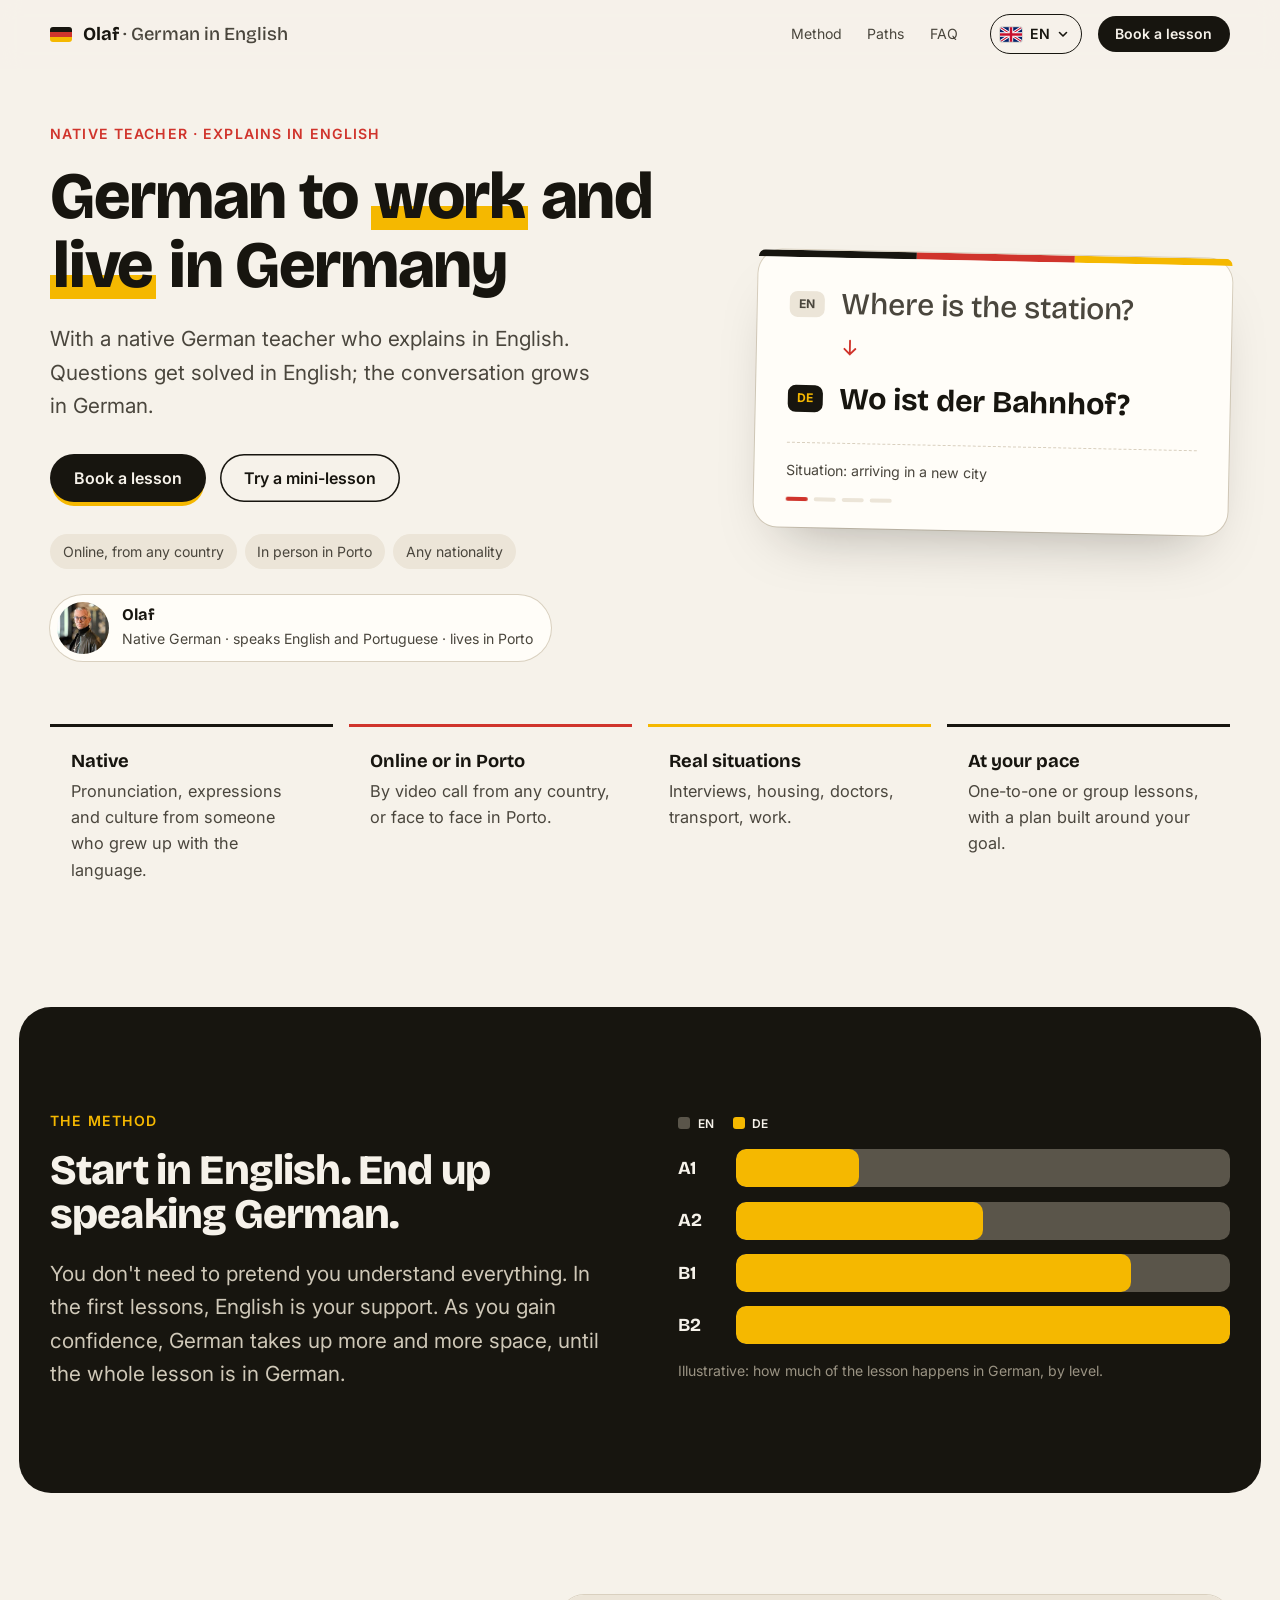
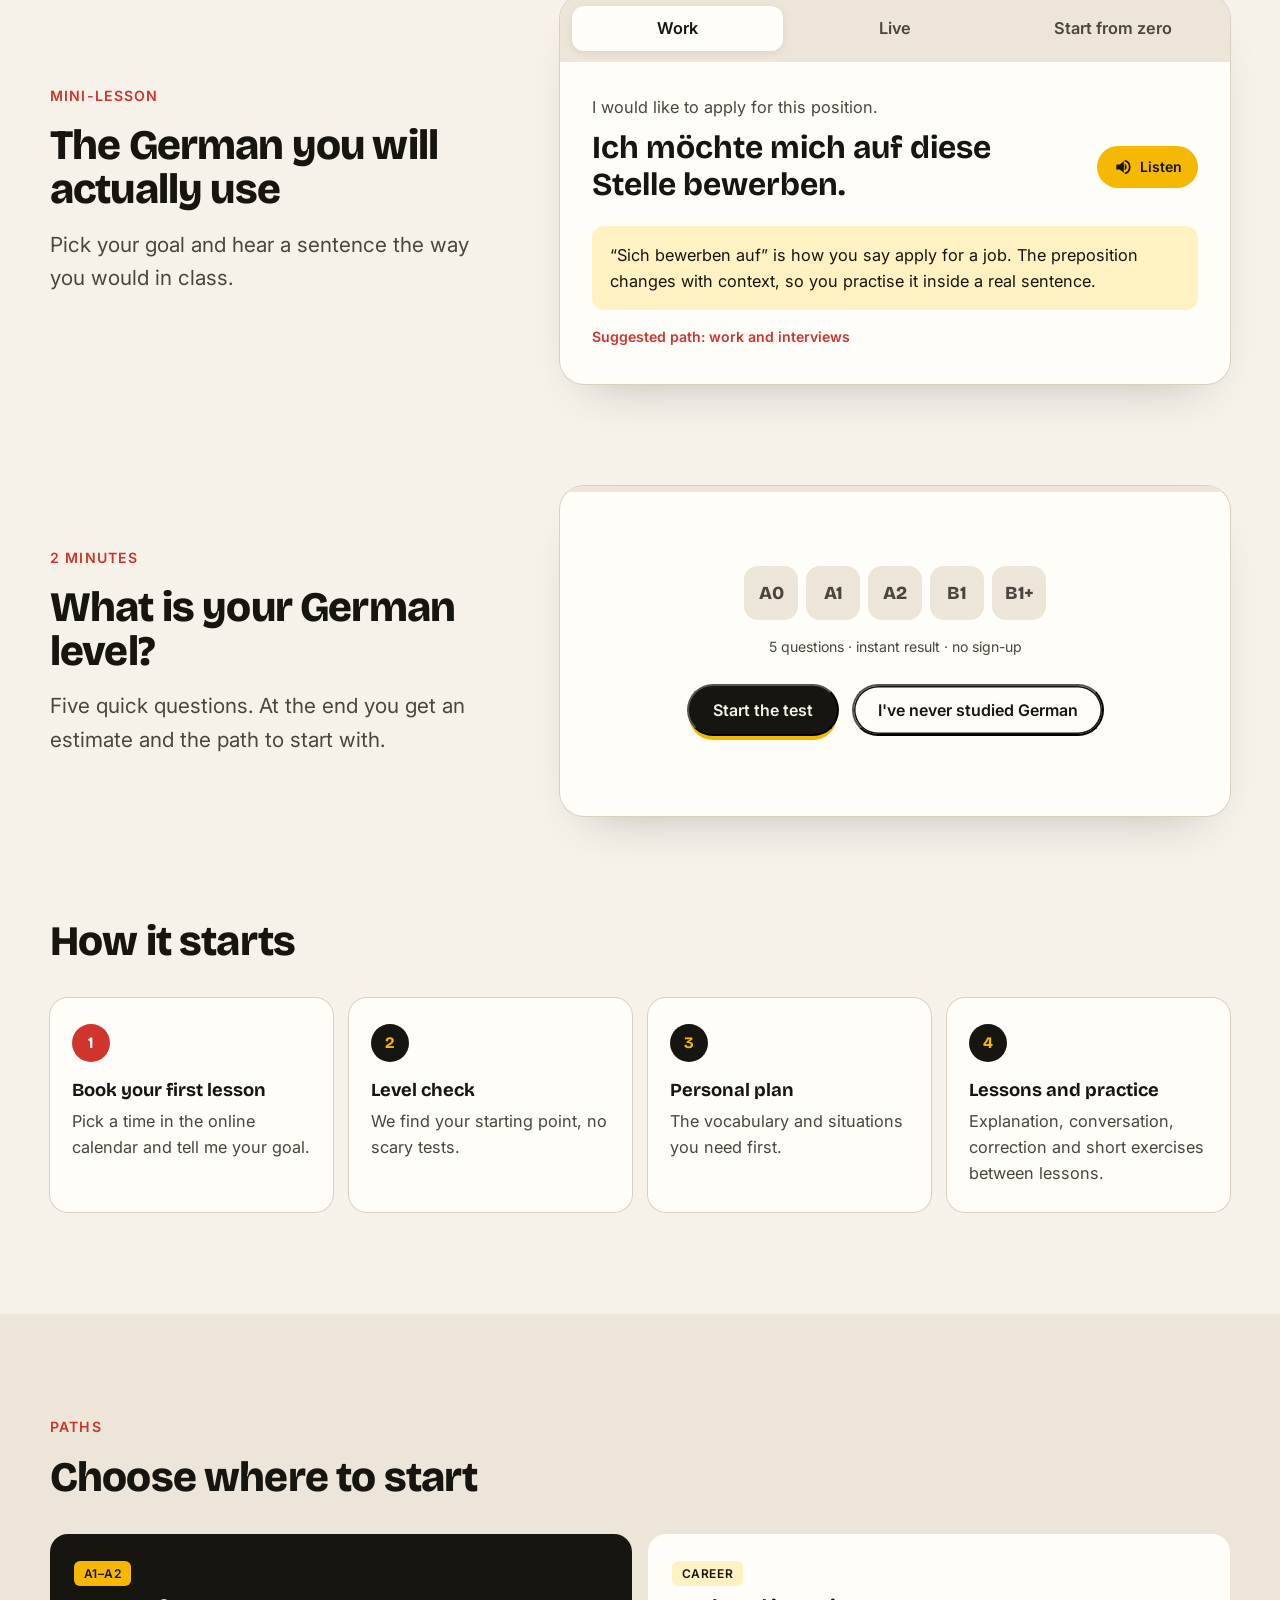
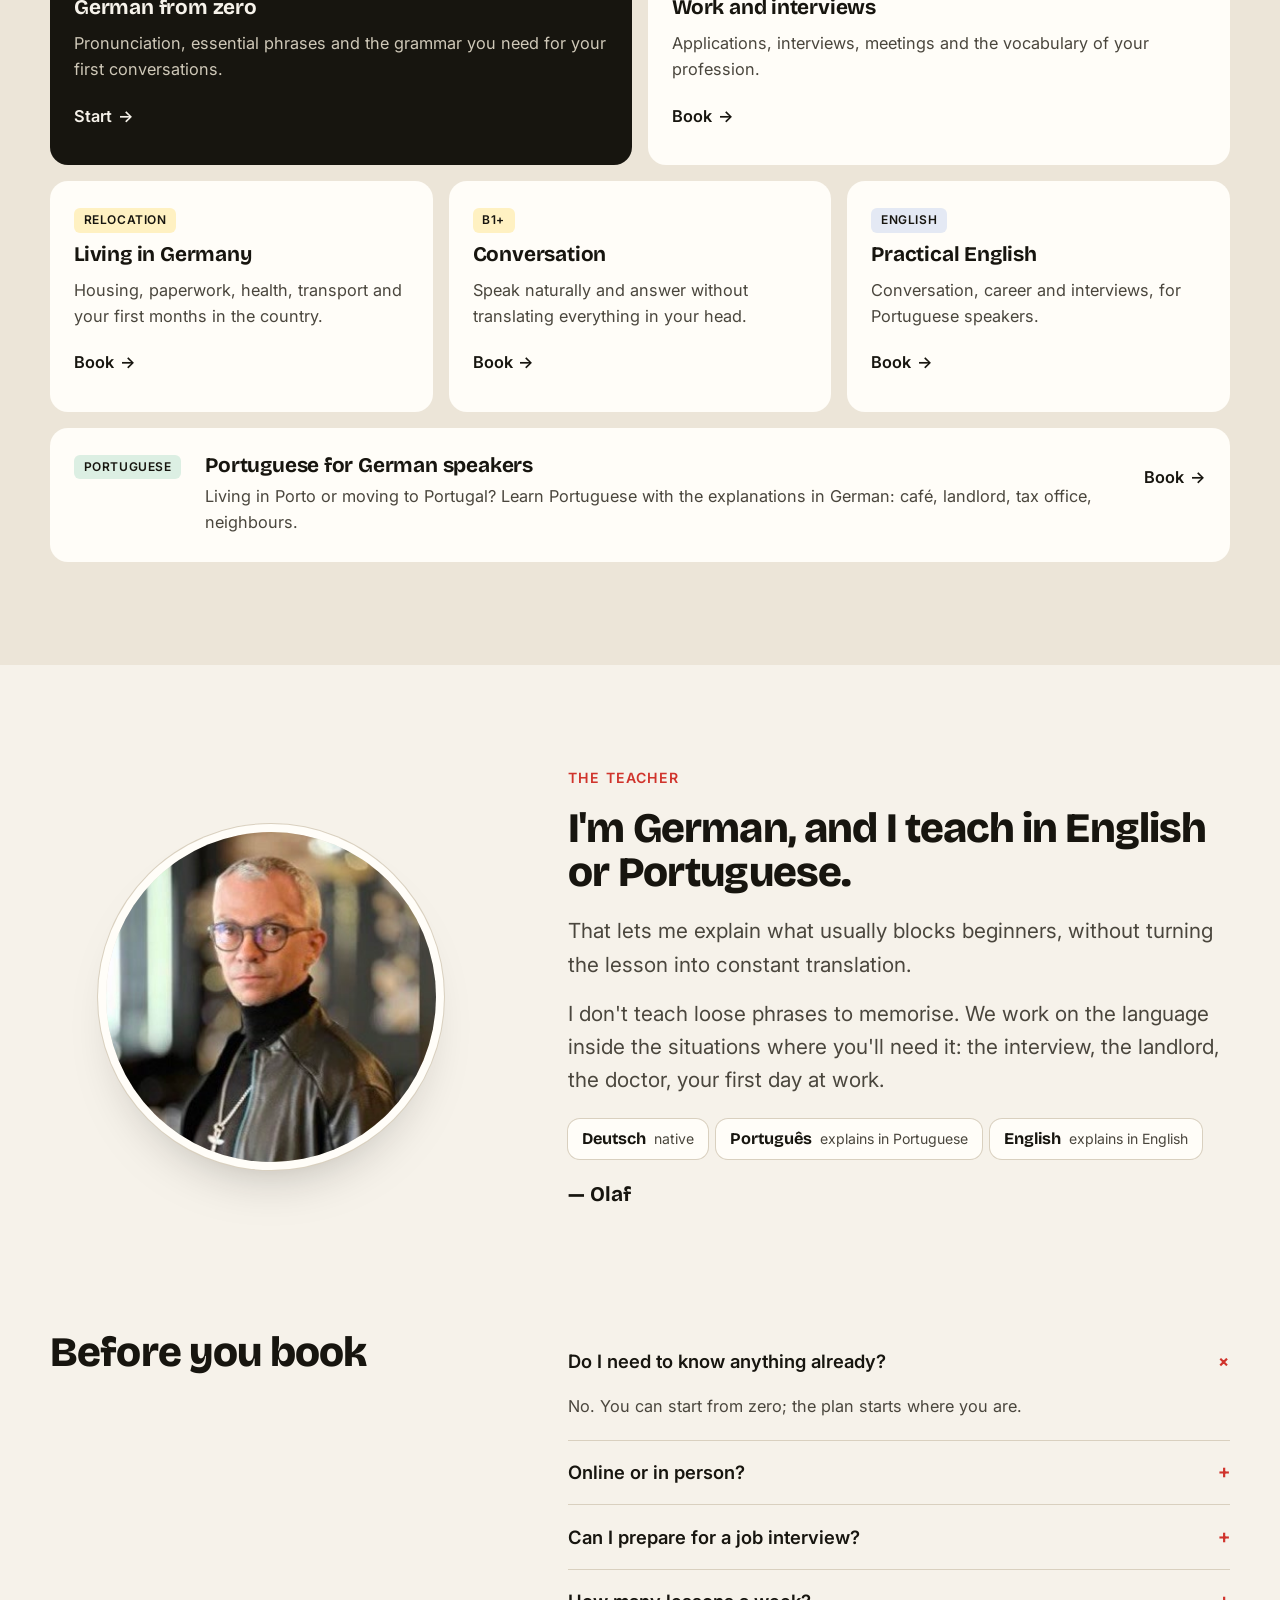
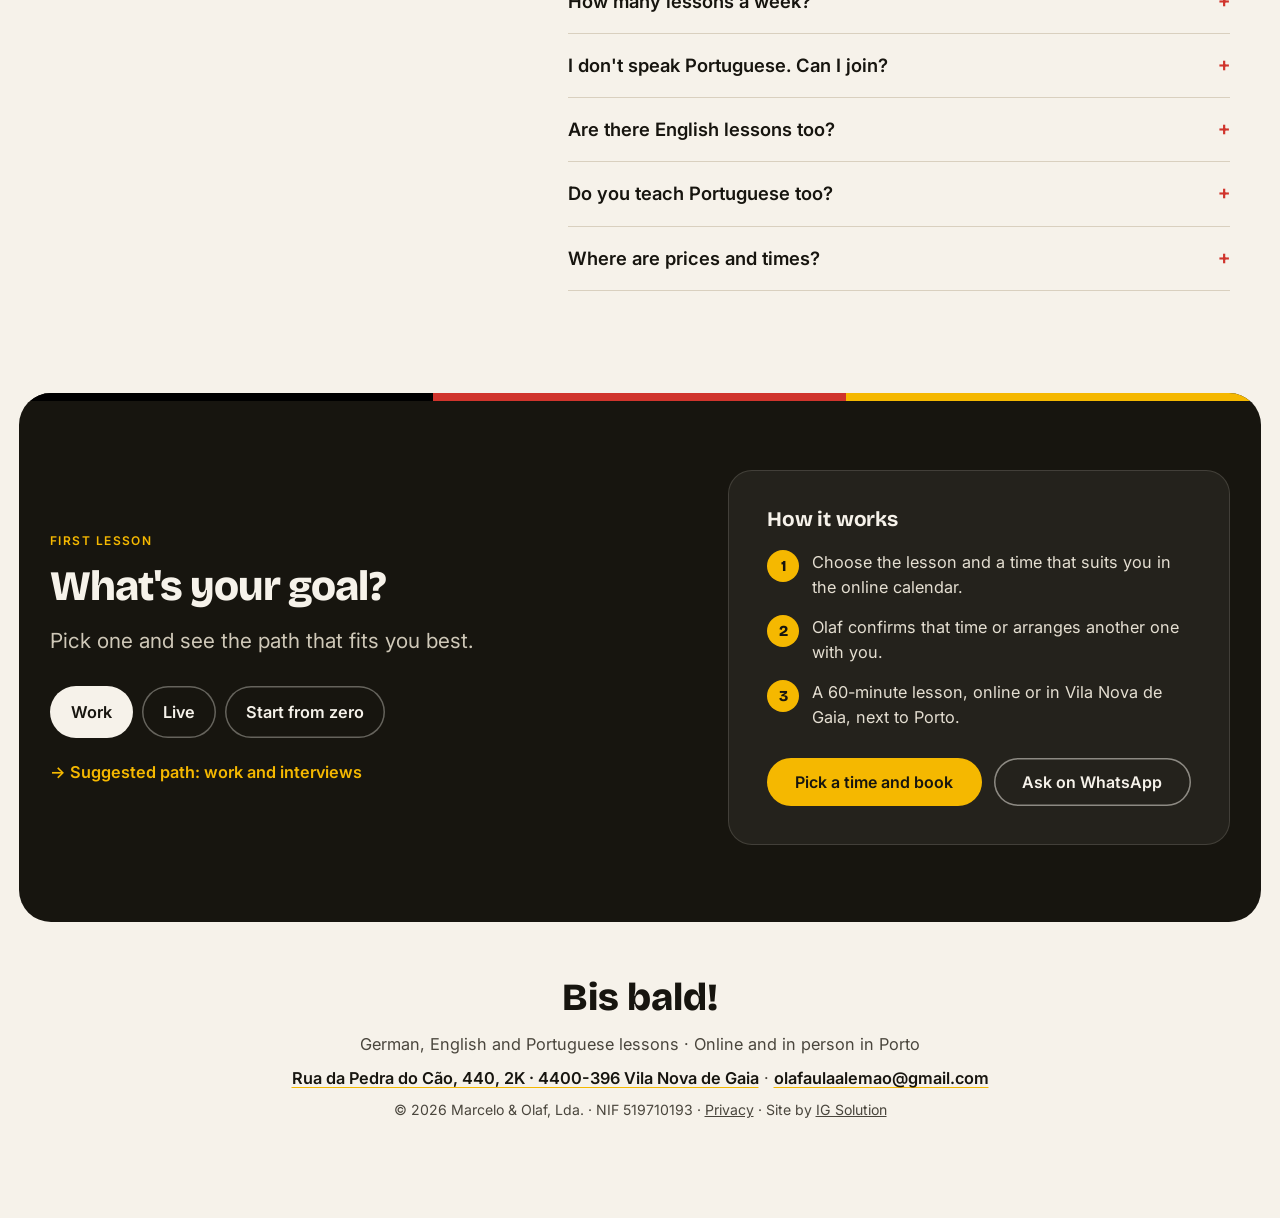
<file: en/index.html>
<!doctype html>
<html lang="en">
<head>
  <meta charset="utf-8">
  <meta name="viewport" content="width=device-width, initial-scale=1">
  <title>German lessons in Porto and online, taught in English · Olaf</title>
  <meta name="description" content="German lessons with Olaf, a native German teacher who explains in English. For work and life in Germany. In person in Porto or online, for any nationality.">
  <link rel="canonical" href="https://aulascomolaf.com/en/">
  <link rel="alternate" hreflang="pt" href="https://aulascomolaf.com/">
  <link rel="alternate" hreflang="en" href="https://aulascomolaf.com/en/">
  <link rel="alternate" hreflang="de" href="https://aulascomolaf.com/de/">
  <link rel="alternate" hreflang="x-default" href="https://aulascomolaf.com/">
  <link rel="icon" href="data:image/svg+xml,%3Csvg xmlns=%22http://www.w3.org/2000/svg%22 viewBox=%220 0 30 30%22%3E%3Crect width=%2230%22 height=%2230%22 rx=%227%22 fill=%22%2317150f%22/%3E%3Crect x=%226%22 y=%228%22 width=%2218%22 height=%224.6%22 fill=%22%23000%22/%3E%3Crect x=%226%22 y=%2212.6%22 width=%2218%22 height=%224.6%22 fill=%22%23d0342c%22/%3E%3Crect x=%226%22 y=%2217.2%22 width=%2218%22 height=%224.6%22 fill=%22%23f5b800%22/%3E%3C/svg%3E">
  <meta property="og:title" content="German lessons in Porto and online, taught in English · Olaf">
  <meta property="og:description" content="German lessons with Olaf, a native German teacher who explains in English. For work and life in Germany. In person in Porto or online, for any nationality.">
  <meta property="og:locale" content="en_GB">
  <meta property="og:type" content="website">
  <meta property="og:image" content="https://aulascomolaf.com/assets/olaf.jpg">
  <meta property="og:url" content="https://aulascomolaf.com/en/">
  <meta name="theme-color" content="#f6f2ea">
  <link rel="preconnect" href="https://fonts.googleapis.com">
  <link rel="preconnect" href="https://fonts.gstatic.com" crossorigin>
  <link href="https://fonts.googleapis.com/css2?family=Bricolage+Grotesque:opsz,wght@12..96,500;12..96,700;12..96,800&family=Inter:wght@400;500;600&display=swap" rel="stylesheet">
  <link rel="stylesheet" href="../styles.css?v=1794936632">
  <script>document.documentElement.classList.add('js')</script>
  <script type="application/ld+json">
  {
    "@context": "https://schema.org",
    "@type": "Service",
    "name": "Aulas de alemão e inglês com Olaf",
    "serviceType": "Aulas de alemão e de inglês, online e presenciais",
    "description": "Aulas de alemão para trabalhar e viver na Alemanha, com um professor alemão que explica em português ou inglês. Presenciais no Porto ou online. Também aulas de inglês.",
    "areaServed": [{ "@type": "City", "name": "Porto" }, { "@type": "City", "name": "Vila Nova de Gaia" }, { "@type": "Country", "name": "Portugal" }, "Online"],
    "availableLanguage": ["pt", "de", "en"],
    "provider": {
      "@type": "Person",
      "name": "Olaf",
      "jobTitle": "Professor de alemão e inglês",
      "nationality": "DE",
      "knowsLanguage": ["de", "pt", "en"],
      "telephone": "+351965797608",
      "email": "olafaulaalemao@gmail.com",
      "address": { "@type": "PostalAddress", "streetAddress": "Rua da Pedra do Cão, 440, 2K", "postalCode": "4400-396", "addressLocality": "Vila Nova de Gaia", "addressCountry": "PT" },
      "image": "../assets/olaf.jpg",
      "worksFor": { "@type": "Organization", "legalName": "Marcelo & Olaf, Lda.", "taxID": "519710193" }
    }
  }
  </script>
</head>
<body>
  <a class="skip" href="#conteudo">Saltar para o conteúdo</a>

  <header class="top">
    <div class="wrap top__in">
      <a class="brand" href="#inicio" aria-label="Início">
        <span class="brand__flag" aria-hidden="true"><i></i><i></i><i></i></span>
        <span>Olaf <em data-lang="en">· German in English</em></span>
      </a>
      <nav class="top__nav" aria-label="Principal">
        <a href="#metodo"><span data-lang="en">Method</span></a>
        <a href="#percursos"><span data-lang="en">Paths</span></a>
        <a href="#perguntas"><span data-lang="en">FAQ</span></a>
      </nav>
      <div class="top__end">
        <details class="lang">
          <summary aria-label="Idioma · Language · Sprache"><svg class="flag" viewBox="0 0 60 40" aria-hidden="true"><rect width="60" height="40" fill="#012169"/><path d="M0 0 60 40M60 0 0 40" stroke="#fff" stroke-width="8"/><path d="M0 0 60 40M60 0 0 40" stroke="#c8102e" stroke-width="3"/><path d="M30 0v40M0 20h60" stroke="#fff" stroke-width="12"/><path d="M30 0v40M0 20h60" stroke="#c8102e" stroke-width="7"/></svg><span>EN</span><svg class="lang__chev" viewBox="0 0 12 12" width="12" height="12" aria-hidden="true"><path d="M2.5 4.5 6 8l3.5-3.5" fill="none" stroke="currentColor" stroke-width="1.6" stroke-linecap="round" stroke-linejoin="round"/></svg></summary>
          <ul class="lang__menu">
            <li><a href="../" hreflang="pt" lang="pt" data-language="pt"><svg class="flag" viewBox="0 0 30 20" aria-hidden="true"><rect width="12" height="20" fill="#046a38"/><rect x="12" width="18" height="20" fill="#da291c"/><circle cx="12" cy="10" r="4.2" fill="#ffe900" stroke="#fff" stroke-width=".8"/><rect x="10.3" y="7.6" width="3.4" height="4.4" rx=".8" fill="#da291c" stroke="#fff" stroke-width=".6"/></svg><span>Português</span><small>PT</small></a></li>
            <li><a href="../en/" hreflang="en" lang="en" data-language="en" aria-current="true"><svg class="flag" viewBox="0 0 60 40" aria-hidden="true"><rect width="60" height="40" fill="#012169"/><path d="M0 0 60 40M60 0 0 40" stroke="#fff" stroke-width="8"/><path d="M0 0 60 40M60 0 0 40" stroke="#c8102e" stroke-width="3"/><path d="M30 0v40M0 20h60" stroke="#fff" stroke-width="12"/><path d="M30 0v40M0 20h60" stroke="#c8102e" stroke-width="7"/></svg><span>English</span><small>EN</small></a></li>
            <li><a href="../de/" hreflang="de" lang="de" data-language="de"><svg class="flag" viewBox="0 0 30 20" aria-hidden="true"><rect width="30" height="6.67" fill="#000"/><rect y="6.67" width="30" height="6.67" fill="#dd0000"/><rect y="13.33" width="30" height="6.67" fill="#ffce00"/></svg><span>Deutsch</span><small>DE</small></a></li>
          </ul>
        </details>
        <a class="btn btn--small booking-link" href="#marcar"><span data-lang="en">Book a lesson</span></a>
      </div>
    </div>
  </header>

  <main id="conteudo">
    <!-- HERO -->
    <section class="hero" id="inicio">
      <div class="wrap hero__in">
        <div class="hero__copy">
          <p class="eyebrow">
            
            <span data-lang="en">Native teacher · Explains in English</span>
          </p>
          <h1>
            
            <span data-lang="en">German to <mark>work</mark> and <mark>live</mark> in Germany</span>
          </h1>
          <p class="hero__lead">
            
            <span data-lang="en">With a native German teacher who explains in English. Questions get solved in English; the conversation grows in German.</span>
          </p>
          <div class="hero__actions">
            <a class="btn booking-link" href="#marcar">
              
              <span data-lang="en">Book a lesson</span>
            </a>
            <a class="btn btn--ghost" href="#mini-aula">
              
              <span data-lang="en">Try a mini-lesson</span>
            </a>
          </div>
          <ul class="hero__chips">
            <li><span data-lang="en">Online, from any country</span></li>
            <li><span data-lang="en">In person in Porto</span></li>
            <li><span data-lang="en">Any nationality</span></li>
          </ul>
          <div class="teacher-pill">
            <img src="../assets/olaf.jpg" width="56" height="56" alt="" decoding="async">
            <div>
              <strong>Olaf</strong>
              <span><span data-lang="en">Native German · speaks English and Portuguese · lives in Porto</span></span>
            </div>
          </div>
        </div>

        <figure class="bridge" aria-label="Exemplo: uma frase em português e a mesma em alemão">
          <div class="bridge__bar" aria-hidden="true"><i></i><i></i><i></i></div>
          <div class="bridge__row bridge__row--pt">
            <span class="bridge__tag" data-base-tag>PT</span>
            <p id="bridge-pt">Onde fica a estação?</p>
          </div>
          <div class="bridge__arrow" aria-hidden="true">
            <svg viewBox="0 0 24 24" width="22" height="22"><path d="M12 4v15m0 0-6-6m6 6 6-6" fill="none" stroke="currentColor" stroke-width="2" stroke-linecap="round" stroke-linejoin="round"/></svg>
          </div>
          <div class="bridge__row bridge__row--de">
            <span class="bridge__tag">DE</span>
            <p id="bridge-de" lang="de">Wo ist der Bahnhof?</p>
          </div>
          <p class="bridge__note" id="bridge-note">
            
            <span data-lang="en">Situation: arriving in a new city</span>
          </p>
          <div class="bridge__dots" aria-hidden="true"><i></i><i></i><i></i><i></i></div>
        </figure>
      </div>
    </section>

    <!-- FACTS -->
    <section class="facts wrap" aria-label="Porquê este professor">
      <div class="fact" data-reveal>
        <strong><span data-lang="en">Native</span></strong>
        <p><span data-lang="en">Pronunciation, expressions and culture from someone who grew up with the language.</span></p>
      </div>
      <div class="fact" data-reveal>
        <strong><span data-lang="en">Online or in Porto</span></strong>
        <p><span data-lang="en">By video call from any country, or face to face in Porto.</span></p>
      </div>
      <div class="fact" data-reveal>
        <strong><span data-lang="en">Real situations</span></strong>
        <p><span data-lang="en">Interviews, housing, doctors, transport, work.</span></p>
      </div>
      <div class="fact" data-reveal>
        <strong><span data-lang="en">At your pace</span></strong>
        <p><span data-lang="en">One-to-one or group lessons, with a plan built around your goal.</span></p>
      </div>
    </section>

    <!-- PONTE PT -> DE -->
    <section class="shift" id="metodo">
      <div class="wrap shift__in">
        <div class="shift__copy" data-reveal>
          <p class="eyebrow"><span data-lang="en">The method</span></p>
          <h2><span data-lang="en">Start in English. End up speaking German.</span></h2>
          <p><span data-lang="en">You don't need to pretend you understand everything. In the first lessons, English is your support. As you gain confidence, German takes up more and more space, until the whole lesson is in German.</span></p>
        </div>
        <div class="shift__chart" data-reveal aria-label="Exemplo de como muda a língua da aula ao longo dos níveis">
          <div class="shift__legend" aria-hidden="true">
            <span class="k k--pt" data-base-tag>PT</span><span class="k k--de">DE</span>
          </div>
          <div class="lvl" style="--de:25%"><b>A1</b><div class="lvl__bar"><span></span></div></div>
          <div class="lvl" style="--de:50%"><b>A2</b><div class="lvl__bar"><span></span></div></div>
          <div class="lvl" style="--de:80%"><b>B1</b><div class="lvl__bar"><span></span></div></div>
          <div class="lvl" style="--de:100%"><b>B2</b><div class="lvl__bar"><span></span></div></div>
          <p class="shift__caption"><span data-lang="en">Illustrative: how much of the lesson happens in German, by level.</span></p>
        </div>
      </div>
    </section>

    <!-- MINI-AULA -->
    <section class="lesson wrap" id="mini-aula" aria-labelledby="lesson-title">
      <div class="lesson__head" data-reveal>
        <p class="eyebrow"><span data-lang="en">Mini-lesson</span></p>
        <h2 id="lesson-title"><span data-lang="en">The German you will actually use</span></h2>
        <p><span data-lang="en">Pick your goal and hear a sentence the way you would in class.</span></p>
      </div>

      <div class="lesson__card" data-reveal>
        <div class="tabs" role="tablist" aria-label="Objetivo">
          <button type="button" role="tab" aria-selected="true" data-goal="work"><span data-lang="en">Work</span></button>
          <button type="button" role="tab" aria-selected="false" data-goal="life"><span data-lang="en">Live</span></button>
          <button type="button" role="tab" aria-selected="false" data-goal="start"><span data-lang="en">Start from zero</span></button>
        </div>
        <div class="sheet" role="tabpanel" aria-live="polite">
          <p class="sheet__src" id="phrase-source"></p>
          <div class="sheet__de">
            <p id="phrase-target" lang="de"></p>
            <button type="button" class="listen" id="listen" aria-label="Ouvir em alemão">
              <svg viewBox="0 0 24 24" width="20" height="20" aria-hidden="true"><path d="M4 9v6h4l5 4V5L8 9H4Zm12.5 3a4.5 4.5 0 0 0-2.5-4v8a4.5 4.5 0 0 0 2.5-4Zm-2.5-8.8v2.1a7 7 0 0 1 0 13.4v2.1a9 9 0 0 0 0-17.6Z" fill="currentColor"/></svg>
              <span data-lang="en">Listen</span>
            </button>
          </div>
          <p class="sheet__why" id="phrase-explanation"></p>
          <p class="sheet__track" id="phrase-track"></p>
        </div>
      </div>
    </section>

    <!-- TESTE DE NÍVEL -->
    <section class="quiz wrap" id="nivel" aria-labelledby="quiz-title">
      <div class="quiz__head" data-reveal>
        <p class="eyebrow"><span data-lang="en">2 minutes</span></p>
        <h2 id="quiz-title"><span data-lang="en">What is your German level?</span></h2>
        <p><span data-lang="en">Five quick questions. At the end you get an estimate and the path to start with.</span></p>
      </div>
      <div class="quiz__card" data-reveal>
        <div class="quiz__progress" aria-hidden="true"><span id="quiz-bar"></span></div>
        <div id="quiz-body" aria-live="polite"></div>
      </div>
    </section>

    <!-- COMO FUNCIONA -->
    <section class="steps wrap" aria-labelledby="steps-title">
      <h2 id="steps-title" data-reveal><span data-lang="en">How it starts</span></h2>
      <ol class="steps__list">
        <li data-reveal><b>1</b><strong><span data-lang="en">Book your first lesson</span></strong><p><span data-lang="en">Pick a time in the online calendar and tell me your goal.</span></p></li>
        <li data-reveal><b>2</b><strong><span data-lang="en">Level check</span></strong><p><span data-lang="en">We find your starting point, no scary tests.</span></p></li>
        <li data-reveal><b>3</b><strong><span data-lang="en">Personal plan</span></strong><p><span data-lang="en">The vocabulary and situations you need first.</span></p></li>
        <li data-reveal><b>4</b><strong><span data-lang="en">Lessons and practice</span></strong><p><span data-lang="en">Explanation, conversation, correction and short exercises between lessons.</span></p></li>
      </ol>
    </section>

    <!-- PERCURSOS -->
    <section class="paths" id="percursos" aria-labelledby="paths-title">
      <div class="wrap">
        <div class="paths__head" data-reveal>
          <p class="eyebrow"><span data-lang="en">Paths</span></p>
          <h2 id="paths-title"><span data-lang="en">Choose where to start</span></h2>
        </div>
        <div class="paths__grid">
          <article class="path path--main" data-reveal>
            <span class="path__lvl">A1–A2</span>
            <h3><span data-lang="en">German from zero</span></h3>
            <p><span data-lang="en">Pronunciation, essential phrases and the grammar you need for your first conversations.</span></p>
            <a class="path__link booking-link" data-goal-link="start" href="#marcar"><span data-lang="en">Start</span> →</a>
          </article>
          <article class="path" data-reveal>
            <span class="path__lvl"><span data-lang="en">Career</span></span>
            <h3><span data-lang="en">Work and interviews</span></h3>
            <p><span data-lang="en">Applications, interviews, meetings and the vocabulary of your profession.</span></p>
            <a class="path__link booking-link" data-goal-link="work" href="#marcar"><span data-lang="en">Book</span> →</a>
          </article>
          <article class="path" data-reveal>
            <span class="path__lvl"><span data-lang="en">Relocation</span></span>
            <h3><span data-lang="en">Living in Germany</span></h3>
            <p><span data-lang="en">Housing, paperwork, health, transport and your first months in the country.</span></p>
            <a class="path__link booking-link" data-goal-link="life" href="#marcar"><span data-lang="en">Book</span> →</a>
          </article>
          <article class="path" data-reveal>
            <span class="path__lvl">B1+</span>
            <h3><span data-lang="en">Conversation</span></h3>
            <p><span data-lang="en">Speak naturally and answer without translating everything in your head.</span></p>
            <a class="path__link booking-link" data-goal-link="work" href="#marcar"><span data-lang="en">Book</span> →</a>
          </article>
          <article class="path path--en" data-reveal>
            <span class="path__lvl">English</span>
            <h3><span data-lang="en">Practical English</span></h3>
            <p><span data-lang="en">Conversation, career and interviews, for Portuguese speakers.</span></p>
            <a class="path__link booking-link" data-goal-link="work" href="#marcar"><span data-lang="en">Book</span> →</a>
          </article>
          <article class="path path--pt" data-reveal>
            <span class="path__lvl"><span data-lang="en">Portuguese</span></span>
            <div class="path__body">
              <h3><span data-lang="en">Portuguese for German speakers</span></h3>
              <p><span data-lang="en">Living in Porto or moving to Portugal? Learn Portuguese with the explanations in German: café, landlord, tax office, neighbours.</span></p>
            </div>
            <a class="path__link booking-link" href="#marcar"><span data-lang="en">Book</span> →</a>
          </article>
        </div>
      </div>
    </section>

    <!-- PREÇOS: lidos ao vivo da AgendaIG (script.js). Sem agenda ligada, fica escondido. -->
    <section class="prices wrap" id="precos" aria-labelledby="prices-title" hidden>
      <div class="prices__head">
        <p class="eyebrow"><span data-lang="en">Lessons and prices</span></p>
        <h2 id="prices-title"><span data-lang="en">Pick a lesson and book</span></h2>
        <p><span data-lang="en">Prices and times always up to date, straight from Olaf's calendar.</span></p>
      </div>
      <div class="prices__grid" id="prices-grid"></div>
      <div class="plans">
        <h3 class="plans__title"><span data-lang="en">Monthly plans: pay less per lesson</span></h3>
        <p class="plans__lead"><span data-lang="en">For those who want to build the habit. Message Olaf and he will sign you up.</span></p>
        <div class="prices__grid">
          <article class="price">
            <h3><span data-lang="en">Starter</span></h3>
            <p class="price__value"><b>90 €</b> <span><span data-lang="en">per month</span></span></p>
            <p class="price__desc"><span data-lang="en">4 one-to-one lessons a month: one a week, German or Portuguese.</span></p>
            <p class="plan__per"><span data-lang="en">€22.50 per lesson · save €10 a month</span></p>
            <a class="path__link" data-plan="Arranque" href="#marcar"><span data-lang="en">I want this plan</span> →</a>
          </article>
          <article class="price price--main">
            <h3><span data-lang="en">Intensive</span></h3>
            <p class="price__value"><b>170 €</b> <span><span data-lang="en">per month</span></span></p>
            <p class="price__desc"><span data-lang="en">8 one-to-one lessons a month, two a week. For a deadline: interview, move or exam.</span></p>
            <p class="plan__per"><span data-lang="en">€21.25 per lesson · save €30 a month</span></p>
            <a class="path__link" data-plan="Intensivo" href="#marcar"><span data-lang="en">I want this plan</span> →</a>
          </article>
          <article class="price">
            <h3><span data-lang="en">Group</span></h3>
            <p class="price__value"><b>40 €</b> <span><span data-lang="en">per month</span></span></p>
            <p class="price__desc"><span data-lang="en">4 German group lessons a month, one a week, explained in Portuguese or English.</span></p>
            <p class="plan__per"><span data-lang="en">€10 per lesson · save €8 a month</span></p>
            <a class="path__link" data-plan="Grupo" href="#marcar"><span data-lang="en">I want this plan</span> →</a>
          </article>
        </div>
      </div>
    </section>
    <!-- SOBRE -->
    <section class="about" aria-labelledby="about-title">
      <div class="wrap about__in">
        <figure class="about__photo" data-reveal>
          <img src="../assets/olaf.jpg" width="330" height="330" alt="Olaf" loading="lazy" decoding="async">
        </figure>
        <div class="about__copy" data-reveal>
          <p class="eyebrow"><span data-lang="en">The teacher</span></p>
          <h2 id="about-title"><span data-lang="en">I'm German, and I teach in English or Portuguese.</span></h2>
          <p><span data-lang="en">That lets me explain what usually blocks beginners, without turning the lesson into constant translation.</span></p>
          <p><span data-lang="en">I don't teach loose phrases to memorise. We work on the language inside the situations where you'll need it: the interview, the landlord, the doctor, your first day at work.</span></p>
          <ul class="langs" aria-label="Línguas">
            <li><b lang="de">Deutsch</b><span data-lang="en">native</span></li>
            <li><b lang="pt">Português</b><span data-lang="en">explains in Portuguese</span></li>
            <li><b lang="en">English</b><span data-lang="en">explains in English</span></li>
          </ul>

          <p class="about__sign">— Olaf</p>
        </div>
      </div>
    </section>

    <!-- OPINIÕES (só aparece com dados em build.py) -->

    <!-- FAQ -->
    <section class="faq wrap" id="perguntas" aria-labelledby="faq-title">
      <h2 id="faq-title" data-reveal><span data-lang="en">Before you book</span></h2>
      <div class="faq__list" data-reveal>
        <details open><summary><span data-lang="en">Do I need to know anything already?</span></summary><p><span data-lang="en">No. You can start from zero; the plan starts where you are.</span></p></details>
        <details><summary><span data-lang="en">Online or in person?</span></summary><p><span data-lang="en">Both. Online from any country, or in person at Rua da Pedra do Cão, 440, in Vila Nova de Gaia, right next to Porto.</span></p></details>
        <details><summary><span data-lang="en">Can I prepare for a job interview?</span></summary><p><span data-lang="en">Yes. The plan focuses on role vocabulary, answers and interview simulations.</span></p></details>
        <details><summary><span data-lang="en">How many lessons a week?</span></summary><p><span data-lang="en">It depends on your goal and timeline. We set it in the first lesson.</span></p></details>
        <details><summary><span data-lang="en">I don't speak Portuguese. Can I join?</span></summary><p><span data-lang="en">Yes. Explanations can be in English, so lessons work for any nationality.</span></p></details>
        <details><summary><span data-lang="en">Are there English lessons too?</span></summary><p><span data-lang="en">Yes, for conversation, career and interviews.</span></p></details>
        <details><summary><span data-lang="en">Do you teach Portuguese too?</span></summary><p><span data-lang="en">Yes, to German speakers, with the explanations in German.</span></p></details>
        <details><summary><span data-lang="en">Where are prices and times?</span></summary><p><span data-lang="en">In the booking calendar, before you confirm, along with rescheduling and cancellation terms.</span></p></details>
      </div>
    </section>

    <!-- CTA -->
    <section class="cta" id="marcar" aria-labelledby="cta-title">
      <div class="wrap cta__in" data-reveal>
        <div class="cta__pick">
          <p class="cta__eyebrow"><span data-lang="en">First lesson</span></p>
          <h2 id="cta-title"><span data-lang="en">What's your goal?</span></h2>
          <p class="cta__lead"><span data-lang="en">Pick one and see the path that fits you best.</span></p>
          <fieldset class="goals">
            <legend class="sr"><span data-lang="en">Goal</span></legend>
            <label><input type="radio" name="goal" value="work" checked><span><span data-lang="en">Work</span></span></label>
            <label><input type="radio" name="goal" value="life"><span><span data-lang="en">Live</span></span></label>
            <label><input type="radio" name="goal" value="start"><span><span data-lang="en">Start from zero</span></span></label>
          </fieldset>
          <p class="cta__track" id="cta-track" aria-live="polite"></p>
        </div>
        <div class="cta__how">
          <h3><span data-lang="en">How it works</span></h3>
          <ol class="cta__steps">
            <li><span data-lang="en">Choose the lesson and a time that suits you in the online calendar.</span></li>
            <li><span data-lang="en">Olaf confirms that time or arranges another one with you.</span></li>
            <li><span data-lang="en">A 60-minute lesson, online or in Vila Nova de Gaia, next to Porto.</span></li>
          </ol>
          <div class="cta__actions">
            <a class="btn btn--light" id="agenda-link" href="https://agendaig.com" target="_blank" rel="noopener"><span data-lang="en">Pick a time and book</span></a>
            <a class="btn btn--line" id="whatsapp-link" href="https://wa.me/" target="_blank" rel="noopener"><span data-lang="en">Ask on WhatsApp</span></a>
          </div>
        </div>
      </div>
    </section>
  </main>

  <footer class="foot">
    <div class="wrap foot__in">
      <p class="foot__bye" lang="de">Bis bald!</p>
      <p><span data-lang="en">German, English and Portuguese lessons · Online and in person in Porto</span></p>
      <p class="foot__addr"><a href="https://www.google.com/maps/search/?api=1&amp;query=Rua+da+Pedra+do+C%C3%A3o+440+4400-396+Vila+Nova+de+Gaia" target="_blank" rel="noopener">Rua da Pedra do Cão, 440, 2K · 4400-396 Vila Nova de Gaia</a> · <a href="mailto:olafaulaalemao@gmail.com">olafaulaalemao@gmail.com</a></p>
      <p class="foot__small">© 2026 Marcelo &amp; Olaf, Lda. · NIF 519710193 · <a href="../en/privacy/"><span data-lang="en">Privacy</span></a> · <span data-lang="en">Site by</span> <a href="https://igsolutiondigital.com" target="_blank" rel="noopener">IG Solution</a></p>
    </div>
  </footer>

  <a class="float-cta booking-link" href="#marcar"><span data-lang="en">Book a lesson</span></a>

  <script src="../script.js?v=1794936632"></script>
</body>
</html>
</file>
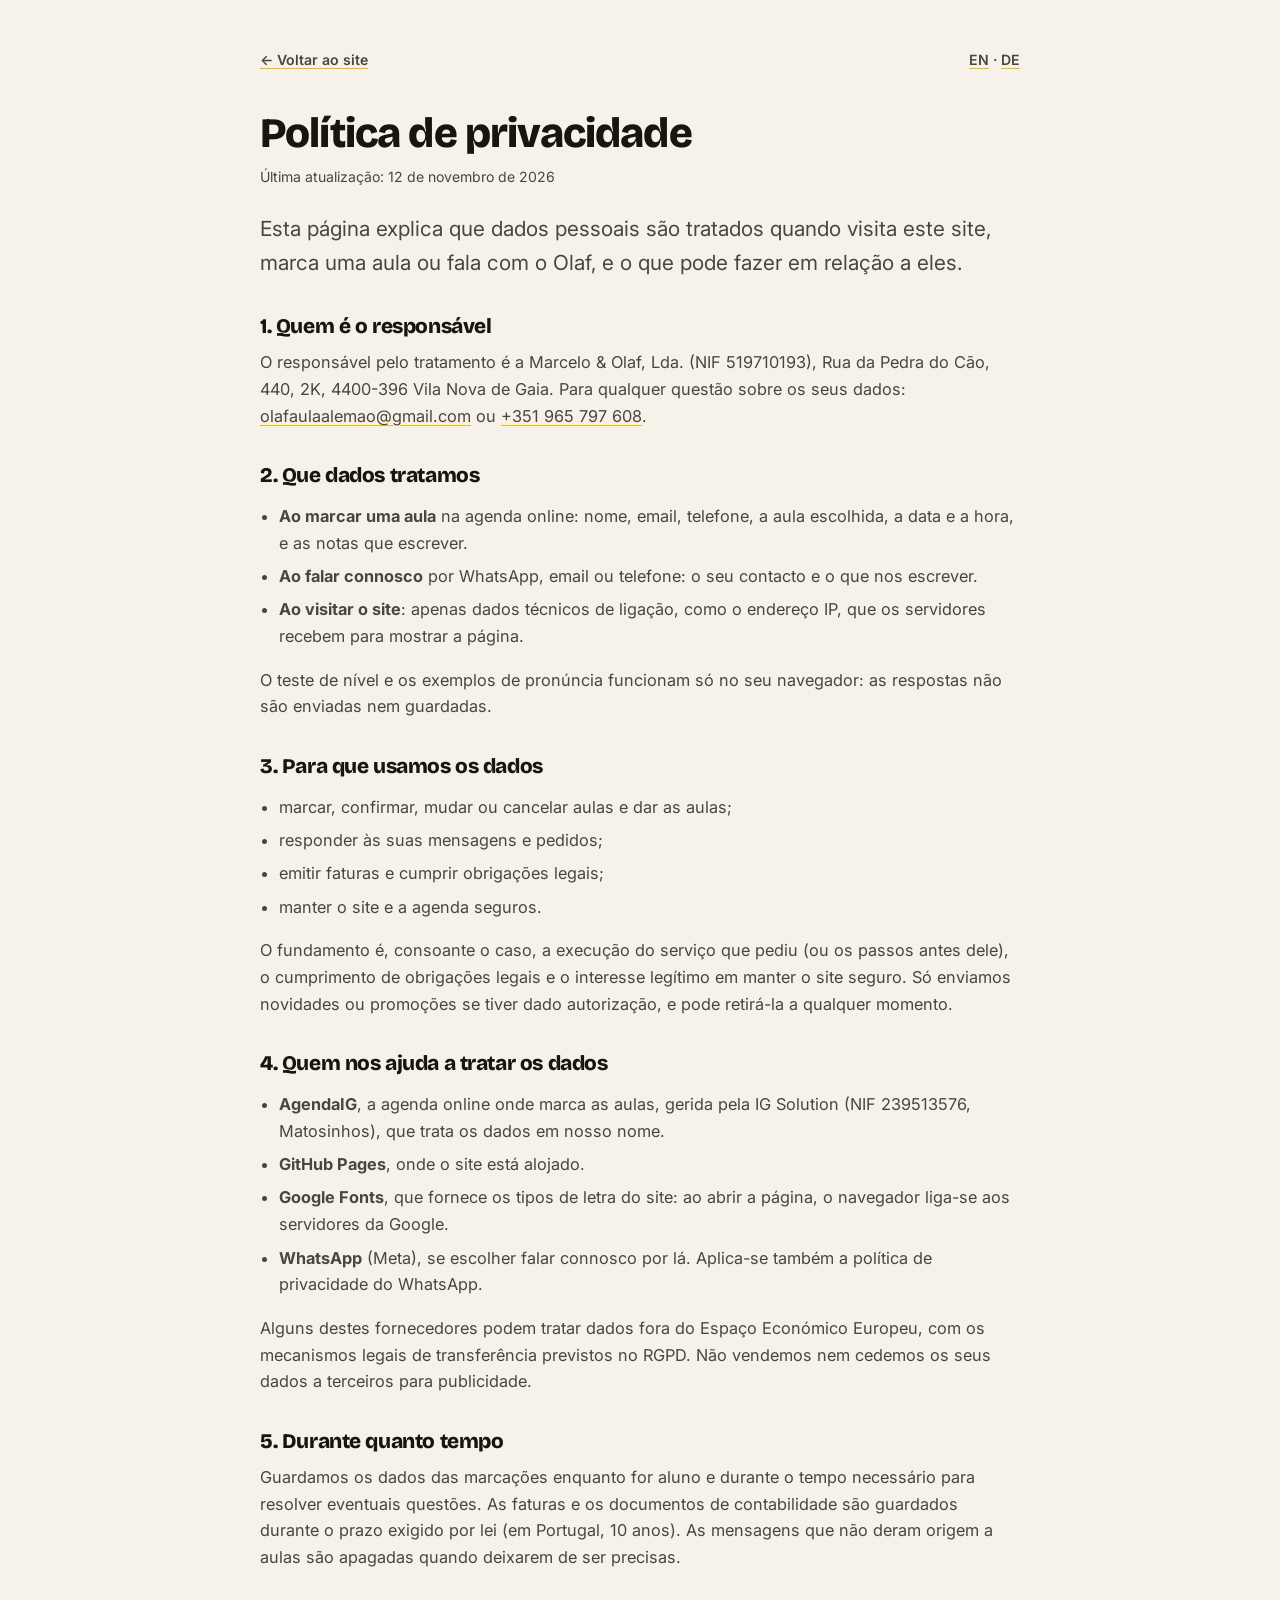
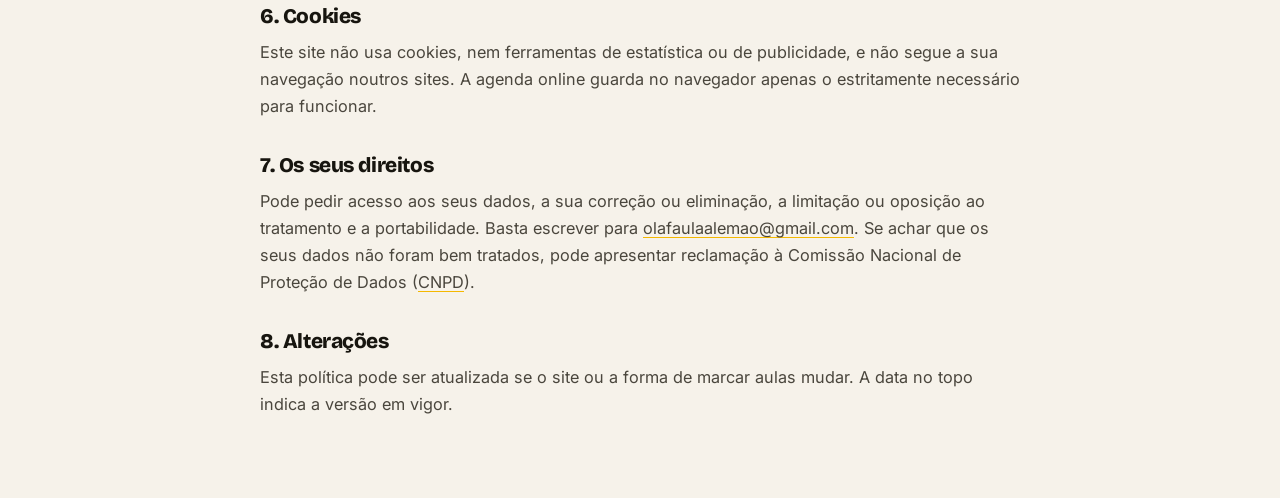
<file: privacidade/index.html>
<!doctype html>
<html lang="pt">
<head>
  <meta charset="utf-8">
  <meta name="viewport" content="width=device-width, initial-scale=1">
  <title>Política de privacidade · Olaf</title>
  <meta name="description" content="Esta página explica que dados pessoais são tratados quando visita este site, marca uma aula ou fala com o Olaf, e o que pode fazer em relação a eles.">
  <link rel="canonical" href="https://aulascomolaf.com/privacidade/">
  <link rel="alternate" hreflang="pt" href="https://aulascomolaf.com/privacidade/">
  <link rel="alternate" hreflang="en" href="https://aulascomolaf.com/en/privacy/">
  <link rel="alternate" hreflang="de" href="https://aulascomolaf.com/de/datenschutz/">
  <meta name="theme-color" content="#f6f2ea">
  <link href="https://fonts.googleapis.com/css2?family=Bricolage+Grotesque:opsz,wght@12..96,500;12..96,700;12..96,800&family=Inter:wght@400;500;600&display=swap" rel="stylesheet">
  <link rel="stylesheet" href="../styles.css?v=1794936632">
</head>
<body>
  <main class="legal wrap">
    <p class="legal__top"><a href="../">← Voltar ao site</a><span><a href="../en/privacy/" hreflang="en">EN</a> · <a href="../de/datenschutz/" hreflang="de">DE</a></span></p>
    <h1>Política de privacidade</h1>
    <p class="legal__date">Última atualização: 12 de novembro de 2026</p>
    <p class="legal__lead">Esta página explica que dados pessoais são tratados quando visita este site, marca uma aula ou fala com o Olaf, e o que pode fazer em relação a eles.</p>
    <h2>1. Quem é o responsável</h2>
    <p>O responsável pelo tratamento é a Marcelo &amp; Olaf, Lda. (NIF 519710193), Rua da Pedra do Cão, 440, 2K, 4400-396 Vila Nova de Gaia. Para qualquer questão sobre os seus dados: <a href="mailto:olafaulaalemao@gmail.com">olafaulaalemao@gmail.com</a> ou <a href="tel:+351965797608">+351 965 797 608</a>.</p>
    <h2>2. Que dados tratamos</h2>
    <ul><li><b>Ao marcar uma aula</b> na agenda online: nome, email, telefone, a aula escolhida, a data e a hora, e as notas que escrever.</li><li><b>Ao falar connosco</b> por WhatsApp, email ou telefone: o seu contacto e o que nos escrever.</li><li><b>Ao visitar o site</b>: apenas dados técnicos de ligação, como o endereço IP, que os servidores recebem para mostrar a página.</li></ul>
    <p>O teste de nível e os exemplos de pronúncia funcionam só no seu navegador: as respostas não são enviadas nem guardadas.</p>
    <h2>3. Para que usamos os dados</h2>
    <ul><li>marcar, confirmar, mudar ou cancelar aulas e dar as aulas;</li><li>responder às suas mensagens e pedidos;</li><li>emitir faturas e cumprir obrigações legais;</li><li>manter o site e a agenda seguros.</li></ul>
    <p>O fundamento é, consoante o caso, a execução do serviço que pediu (ou os passos antes dele), o cumprimento de obrigações legais e o interesse legítimo em manter o site seguro. Só enviamos novidades ou promoções se tiver dado autorização, e pode retirá-la a qualquer momento.</p>
    <h2>4. Quem nos ajuda a tratar os dados</h2>
    <ul><li><b>AgendaIG</b>, a agenda online onde marca as aulas, gerida pela IG Solution (NIF 239513576, Matosinhos), que trata os dados em nosso nome.</li><li><b>GitHub Pages</b>, onde o site está alojado.</li><li><b>Google Fonts</b>, que fornece os tipos de letra do site: ao abrir a página, o navegador liga-se aos servidores da Google.</li><li><b>WhatsApp</b> (Meta), se escolher falar connosco por lá. Aplica-se também a política de privacidade do WhatsApp.</li></ul>
    <p>Alguns destes fornecedores podem tratar dados fora do Espaço Económico Europeu, com os mecanismos legais de transferência previstos no RGPD. Não vendemos nem cedemos os seus dados a terceiros para publicidade.</p>
    <h2>5. Durante quanto tempo</h2>
    <p>Guardamos os dados das marcações enquanto for aluno e durante o tempo necessário para resolver eventuais questões. As faturas e os documentos de contabilidade são guardados durante o prazo exigido por lei (em Portugal, 10 anos). As mensagens que não deram origem a aulas são apagadas quando deixarem de ser precisas.</p>
    <h2>6. Cookies</h2>
    <p>Este site não usa cookies, nem ferramentas de estatística ou de publicidade, e não segue a sua navegação noutros sites. A agenda online guarda no navegador apenas o estritamente necessário para funcionar.</p>
    <h2>7. Os seus direitos</h2>
    <p>Pode pedir acesso aos seus dados, a sua correção ou eliminação, a limitação ou oposição ao tratamento e a portabilidade. Basta escrever para <a href="mailto:olafaulaalemao@gmail.com">olafaulaalemao@gmail.com</a>. Se achar que os seus dados não foram bem tratados, pode apresentar reclamação à Comissão Nacional de Proteção de Dados (<a href="https://www.cnpd.pt" target="_blank" rel="noopener">CNPD</a>).</p>
    <h2>8. Alterações</h2>
    <p>Esta política pode ser atualizada se o site ou a forma de marcar aulas mudar. A data no topo indica a versão em vigor.</p>
  </main>
</body>
</html>
</file>
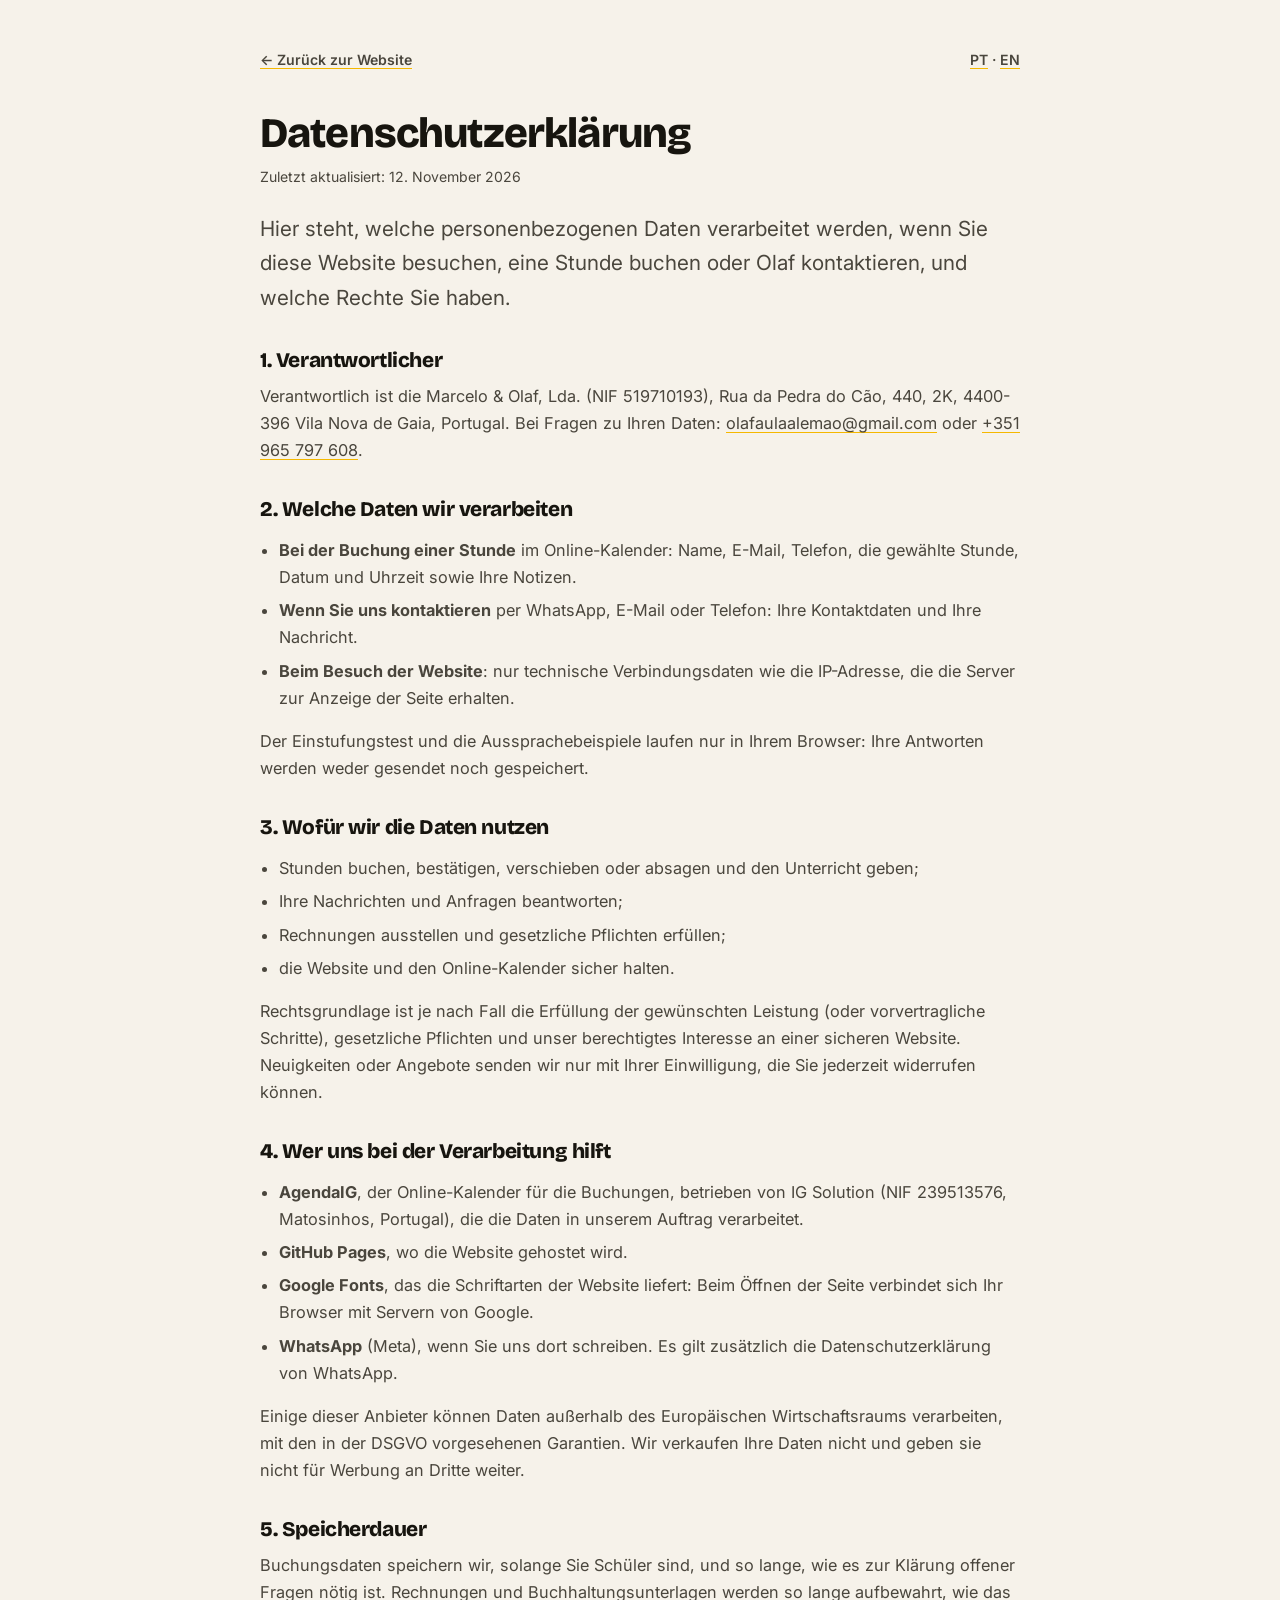
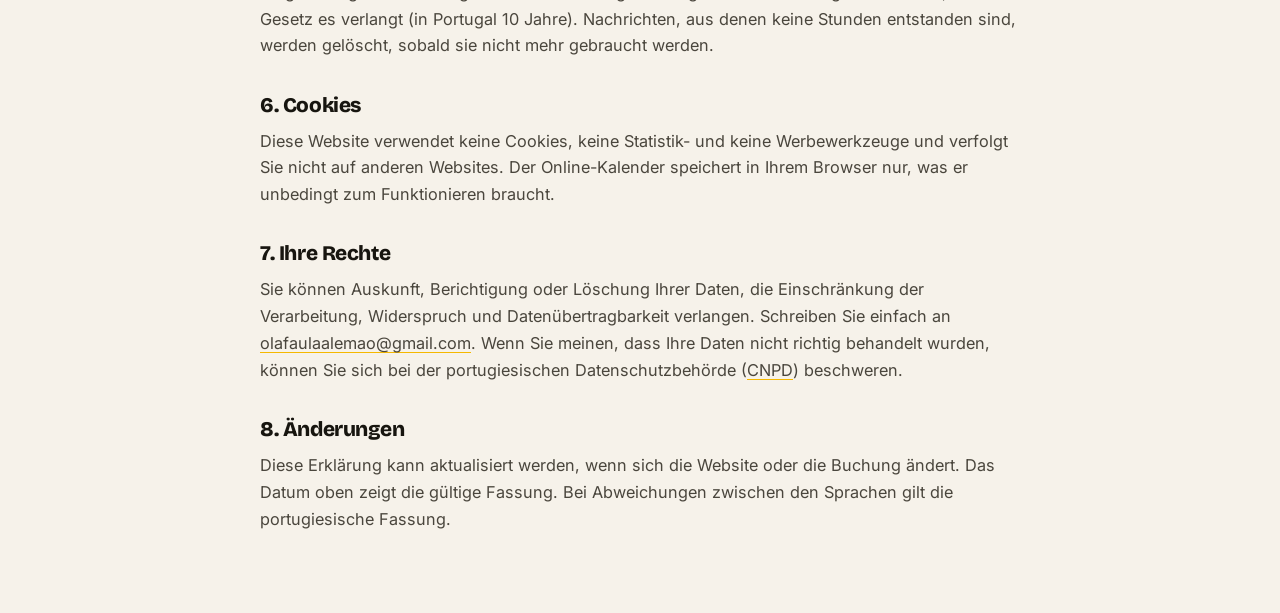
<file: de/datenschutz/index.html>
<!doctype html>
<html lang="de">
<head>
  <meta charset="utf-8">
  <meta name="viewport" content="width=device-width, initial-scale=1">
  <title>Datenschutzerklärung · Olaf</title>
  <meta name="description" content="Hier steht, welche personenbezogenen Daten verarbeitet werden, wenn Sie diese Website besuchen, eine Stunde buchen oder Olaf kontaktieren, und welche Rechte Sie haben.">
  <link rel="canonical" href="https://aulascomolaf.com/de/datenschutz/">
  <link rel="alternate" hreflang="pt" href="https://aulascomolaf.com/privacidade/">
  <link rel="alternate" hreflang="en" href="https://aulascomolaf.com/en/privacy/">
  <link rel="alternate" hreflang="de" href="https://aulascomolaf.com/de/datenschutz/">
  <meta name="theme-color" content="#f6f2ea">
  <link href="https://fonts.googleapis.com/css2?family=Bricolage+Grotesque:opsz,wght@12..96,500;12..96,700;12..96,800&family=Inter:wght@400;500;600&display=swap" rel="stylesheet">
  <link rel="stylesheet" href="../../styles.css?v=1794936632">
</head>
<body>
  <main class="legal wrap">
    <p class="legal__top"><a href="../../de/">← Zurück zur Website</a><span><a href="../../privacidade/" hreflang="pt">PT</a> · <a href="../../en/privacy/" hreflang="en">EN</a></span></p>
    <h1>Datenschutzerklärung</h1>
    <p class="legal__date">Zuletzt aktualisiert: 12. November 2026</p>
    <p class="legal__lead">Hier steht, welche personenbezogenen Daten verarbeitet werden, wenn Sie diese Website besuchen, eine Stunde buchen oder Olaf kontaktieren, und welche Rechte Sie haben.</p>
    <h2>1. Verantwortlicher</h2>
    <p>Verantwortlich ist die Marcelo &amp; Olaf, Lda. (NIF 519710193), Rua da Pedra do Cão, 440, 2K, 4400-396 Vila Nova de Gaia, Portugal. Bei Fragen zu Ihren Daten: <a href="mailto:olafaulaalemao@gmail.com">olafaulaalemao@gmail.com</a> oder <a href="tel:+351965797608">+351 965 797 608</a>.</p>
    <h2>2. Welche Daten wir verarbeiten</h2>
    <ul><li><b>Bei der Buchung einer Stunde</b> im Online-Kalender: Name, E-Mail, Telefon, die gewählte Stunde, Datum und Uhrzeit sowie Ihre Notizen.</li><li><b>Wenn Sie uns kontaktieren</b> per WhatsApp, E-Mail oder Telefon: Ihre Kontaktdaten und Ihre Nachricht.</li><li><b>Beim Besuch der Website</b>: nur technische Verbindungsdaten wie die IP-Adresse, die die Server zur Anzeige der Seite erhalten.</li></ul>
    <p>Der Einstufungstest und die Aussprachebeispiele laufen nur in Ihrem Browser: Ihre Antworten werden weder gesendet noch gespeichert.</p>
    <h2>3. Wofür wir die Daten nutzen</h2>
    <ul><li>Stunden buchen, bestätigen, verschieben oder absagen und den Unterricht geben;</li><li>Ihre Nachrichten und Anfragen beantworten;</li><li>Rechnungen ausstellen und gesetzliche Pflichten erfüllen;</li><li>die Website und den Online-Kalender sicher halten.</li></ul>
    <p>Rechtsgrundlage ist je nach Fall die Erfüllung der gewünschten Leistung (oder vorvertragliche Schritte), gesetzliche Pflichten und unser berechtigtes Interesse an einer sicheren Website. Neuigkeiten oder Angebote senden wir nur mit Ihrer Einwilligung, die Sie jederzeit widerrufen können.</p>
    <h2>4. Wer uns bei der Verarbeitung hilft</h2>
    <ul><li><b>AgendaIG</b>, der Online-Kalender für die Buchungen, betrieben von IG Solution (NIF 239513576, Matosinhos, Portugal), die die Daten in unserem Auftrag verarbeitet.</li><li><b>GitHub Pages</b>, wo die Website gehostet wird.</li><li><b>Google Fonts</b>, das die Schriftarten der Website liefert: Beim Öffnen der Seite verbindet sich Ihr Browser mit Servern von Google.</li><li><b>WhatsApp</b> (Meta), wenn Sie uns dort schreiben. Es gilt zusätzlich die Datenschutzerklärung von WhatsApp.</li></ul>
    <p>Einige dieser Anbieter können Daten außerhalb des Europäischen Wirtschaftsraums verarbeiten, mit den in der DSGVO vorgesehenen Garantien. Wir verkaufen Ihre Daten nicht und geben sie nicht für Werbung an Dritte weiter.</p>
    <h2>5. Speicherdauer</h2>
    <p>Buchungsdaten speichern wir, solange Sie Schüler sind, und so lange, wie es zur Klärung offener Fragen nötig ist. Rechnungen und Buchhaltungsunterlagen werden so lange aufbewahrt, wie das Gesetz es verlangt (in Portugal 10 Jahre). Nachrichten, aus denen keine Stunden entstanden sind, werden gelöscht, sobald sie nicht mehr gebraucht werden.</p>
    <h2>6. Cookies</h2>
    <p>Diese Website verwendet keine Cookies, keine Statistik- und keine Werbewerkzeuge und verfolgt Sie nicht auf anderen Websites. Der Online-Kalender speichert in Ihrem Browser nur, was er unbedingt zum Funktionieren braucht.</p>
    <h2>7. Ihre Rechte</h2>
    <p>Sie können Auskunft, Berichtigung oder Löschung Ihrer Daten, die Einschränkung der Verarbeitung, Widerspruch und Datenübertragbarkeit verlangen. Schreiben Sie einfach an <a href="mailto:olafaulaalemao@gmail.com">olafaulaalemao@gmail.com</a>. Wenn Sie meinen, dass Ihre Daten nicht richtig behandelt wurden, können Sie sich bei der portugiesischen Datenschutzbehörde (<a href="https://www.cnpd.pt" target="_blank" rel="noopener">CNPD</a>) beschweren.</p>
    <h2>8. Änderungen</h2>
    <p>Diese Erklärung kann aktualisiert werden, wenn sich die Website oder die Buchung ändert. Das Datum oben zeigt die gültige Fassung. Bei Abweichungen zwischen den Sprachen gilt die portugiesische Fassung.</p>
  </main>
</body>
</html>
</file>
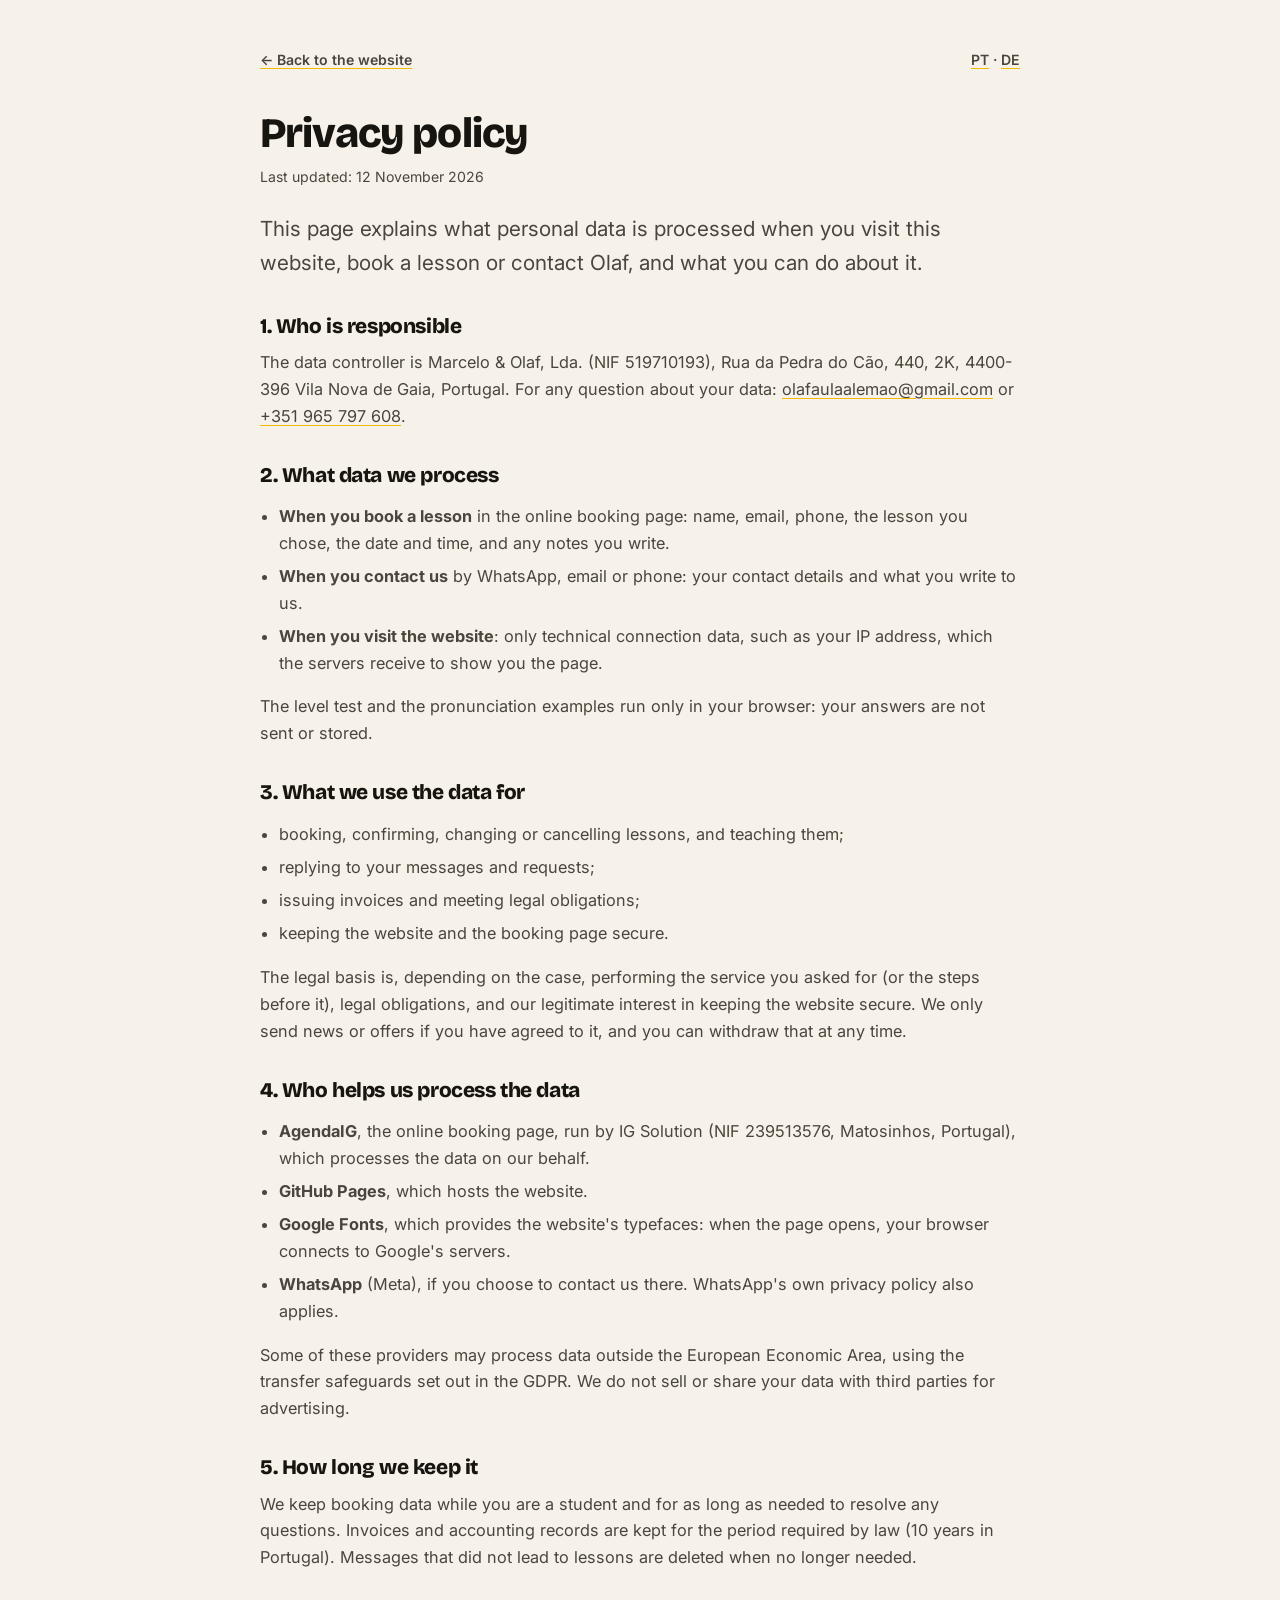
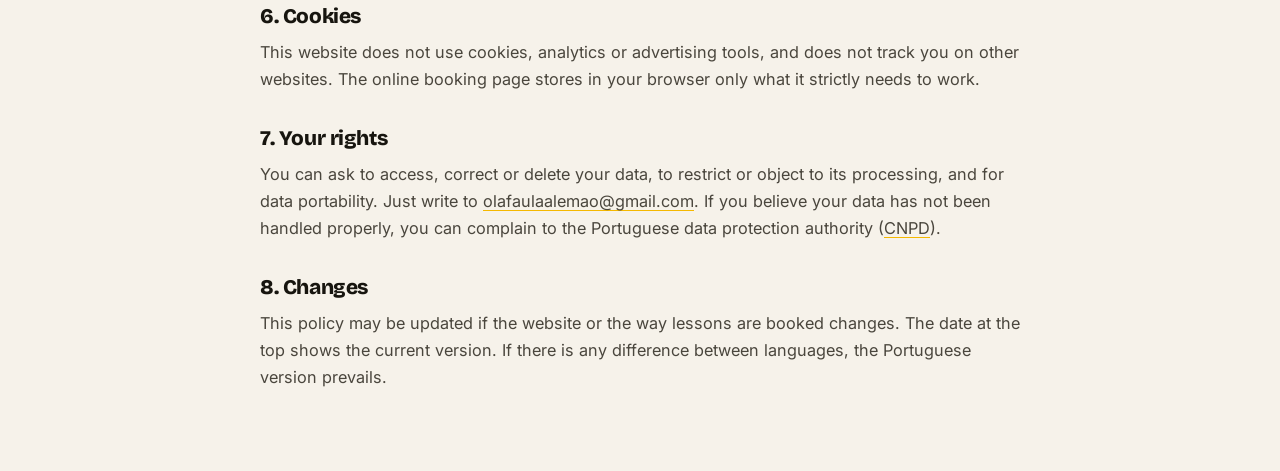
<file: en/privacy/index.html>
<!doctype html>
<html lang="en">
<head>
  <meta charset="utf-8">
  <meta name="viewport" content="width=device-width, initial-scale=1">
  <title>Privacy policy · Olaf</title>
  <meta name="description" content="This page explains what personal data is processed when you visit this website, book a lesson or contact Olaf, and what you can do about it.">
  <link rel="canonical" href="https://aulascomolaf.com/en/privacy/">
  <link rel="alternate" hreflang="pt" href="https://aulascomolaf.com/privacidade/">
  <link rel="alternate" hreflang="en" href="https://aulascomolaf.com/en/privacy/">
  <link rel="alternate" hreflang="de" href="https://aulascomolaf.com/de/datenschutz/">
  <meta name="theme-color" content="#f6f2ea">
  <link href="https://fonts.googleapis.com/css2?family=Bricolage+Grotesque:opsz,wght@12..96,500;12..96,700;12..96,800&family=Inter:wght@400;500;600&display=swap" rel="stylesheet">
  <link rel="stylesheet" href="../../styles.css?v=1794936632">
</head>
<body>
  <main class="legal wrap">
    <p class="legal__top"><a href="../../en/">← Back to the website</a><span><a href="../../privacidade/" hreflang="pt">PT</a> · <a href="../../de/datenschutz/" hreflang="de">DE</a></span></p>
    <h1>Privacy policy</h1>
    <p class="legal__date">Last updated: 12 November 2026</p>
    <p class="legal__lead">This page explains what personal data is processed when you visit this website, book a lesson or contact Olaf, and what you can do about it.</p>
    <h2>1. Who is responsible</h2>
    <p>The data controller is Marcelo &amp; Olaf, Lda. (NIF 519710193), Rua da Pedra do Cão, 440, 2K, 4400-396 Vila Nova de Gaia, Portugal. For any question about your data: <a href="mailto:olafaulaalemao@gmail.com">olafaulaalemao@gmail.com</a> or <a href="tel:+351965797608">+351 965 797 608</a>.</p>
    <h2>2. What data we process</h2>
    <ul><li><b>When you book a lesson</b> in the online booking page: name, email, phone, the lesson you chose, the date and time, and any notes you write.</li><li><b>When you contact us</b> by WhatsApp, email or phone: your contact details and what you write to us.</li><li><b>When you visit the website</b>: only technical connection data, such as your IP address, which the servers receive to show you the page.</li></ul>
    <p>The level test and the pronunciation examples run only in your browser: your answers are not sent or stored.</p>
    <h2>3. What we use the data for</h2>
    <ul><li>booking, confirming, changing or cancelling lessons, and teaching them;</li><li>replying to your messages and requests;</li><li>issuing invoices and meeting legal obligations;</li><li>keeping the website and the booking page secure.</li></ul>
    <p>The legal basis is, depending on the case, performing the service you asked for (or the steps before it), legal obligations, and our legitimate interest in keeping the website secure. We only send news or offers if you have agreed to it, and you can withdraw that at any time.</p>
    <h2>4. Who helps us process the data</h2>
    <ul><li><b>AgendaIG</b>, the online booking page, run by IG Solution (NIF 239513576, Matosinhos, Portugal), which processes the data on our behalf.</li><li><b>GitHub Pages</b>, which hosts the website.</li><li><b>Google Fonts</b>, which provides the website's typefaces: when the page opens, your browser connects to Google's servers.</li><li><b>WhatsApp</b> (Meta), if you choose to contact us there. WhatsApp's own privacy policy also applies.</li></ul>
    <p>Some of these providers may process data outside the European Economic Area, using the transfer safeguards set out in the GDPR. We do not sell or share your data with third parties for advertising.</p>
    <h2>5. How long we keep it</h2>
    <p>We keep booking data while you are a student and for as long as needed to resolve any questions. Invoices and accounting records are kept for the period required by law (10 years in Portugal). Messages that did not lead to lessons are deleted when no longer needed.</p>
    <h2>6. Cookies</h2>
    <p>This website does not use cookies, analytics or advertising tools, and does not track you on other websites. The online booking page stores in your browser only what it strictly needs to work.</p>
    <h2>7. Your rights</h2>
    <p>You can ask to access, correct or delete your data, to restrict or object to its processing, and for data portability. Just write to <a href="mailto:olafaulaalemao@gmail.com">olafaulaalemao@gmail.com</a>. If you believe your data has not been handled properly, you can complain to the Portuguese data protection authority (<a href="https://www.cnpd.pt" target="_blank" rel="noopener">CNPD</a>).</p>
    <h2>8. Changes</h2>
    <p>This policy may be updated if the website or the way lessons are booked changes. The date at the top shows the current version. If there is any difference between languages, the Portuguese version prevails.</p>
  </main>
</body>
</html>
</file>
<file: styles.css>
:root {
  --paper: #f6f2ea;
  --paper-2: #ece5d8;
  --card: #fffdf8;
  --ink: #17150f;
  --ink-2: #4a463d;
  --line: #d9d0bf;
  --red: #d0342c;
  --gold: #f5b800;
  --gold-soft: #fff1c2;

  --display: "Bricolage Grotesque", system-ui, sans-serif;
  --text: "Inter", system-ui, sans-serif;

  /* uma só escala */
  --fs-h1: clamp(2.5rem, 4.4vw + .6rem, 4.6rem);
  --fs-h2: clamp(1.9rem, 2.4vw + .7rem, 3rem);
  --fs-h3: 1.3rem;
  --fs-lead: clamp(1.08rem, .5vw + .95rem, 1.3rem);
  --fs-card: 1.15rem;  /* títulos de cartões, perguntas */
  --fs-body: 1.02rem;
  --fs-small: .88rem;
  --fs-tag: .75rem;    /* etiquetas: PT, DE, A1–A2 */

  --gap: clamp(4.5rem, 8vw, 7.5rem);
  --radius: 18px;
  --ease: cubic-bezier(.2, .7, .2, 1);
}

*, *::before, *::after { box-sizing: border-box; }
html { scroll-behavior: smooth; scroll-padding-top: 80px; }
body {
  margin: 0;
  background: var(--paper);
  color: var(--ink);
  font: 400 var(--fs-body)/1.6 var(--text);
  -webkit-font-smoothing: antialiased;
  overflow-x: hidden;
}
h1, h2, h3 { font-family: var(--display); font-weight: 800; line-height: 1.05; letter-spacing: -.02em; margin: 0; }
h2 { font-size: var(--fs-h2); }
h3 { font-size: var(--fs-h3); font-weight: 700; letter-spacing: -.01em; }
p { margin: 0; }
a { color: inherit; }
[hidden] { display: none !important; }
.wrap { width: min(1180px, 100% - 2.5rem); margin-inline: auto; }
.sr { position: absolute; width: 1px; height: 1px; overflow: hidden; clip: rect(0 0 0 0); }
.skip { position: absolute; left: -999px; top: 0; background: var(--ink); color: var(--paper); padding: .6rem 1rem; z-index: 99; }
.skip:focus { left: 1rem; }
:focus-visible { outline: 3px solid var(--gold); outline-offset: 3px; border-radius: 6px; }

.eyebrow {
  font-size: var(--fs-small); font-weight: 600; letter-spacing: .08em; text-transform: uppercase;
  color: var(--red); margin-bottom: 1rem;
}

/* ---------- botões ---------- */
.btn {
  display: inline-flex; align-items: center; gap: .6rem;
  padding: 1rem 1.5rem; border-radius: 999px;
  background: var(--ink); color: var(--paper);
  font: 600 1rem/1 var(--text); text-decoration: none;
  transition: transform .25s var(--ease), background .25s, box-shadow .25s;
  box-shadow: 0 6px 0 -2px var(--gold);
}
.btn:hover { transform: translateY(-2px); box-shadow: 0 9px 0 -2px var(--gold); }
.btn small { font-weight: 500; font-size: var(--fs-tag); background: var(--gold); color: var(--ink); padding: .25rem .5rem; border-radius: 999px; }
.btn--ghost { background: transparent; color: var(--ink); box-shadow: inset 0 0 0 1.5px var(--ink); }
.btn--ghost:hover { background: var(--ink); color: var(--paper); box-shadow: inset 0 0 0 1.5px var(--ink); }
.btn--small { padding: .7rem 1.1rem; font-size: var(--fs-small); box-shadow: none; }
.btn--small:hover { box-shadow: none; background: var(--red); }
.btn--light { background: var(--gold); color: var(--ink); box-shadow: none; }
.btn--light:hover { box-shadow: none; background: #ffd23d; }
.btn--line { background: transparent; color: var(--paper); box-shadow: inset 0 0 0 1.5px rgba(246,242,234,.5); }
.btn--line:hover { box-shadow: inset 0 0 0 1.5px var(--paper); }

/* ---------- topo ---------- */
.top { position: sticky; top: 0; z-index: 20; background: rgba(246,242,234,.86); backdrop-filter: blur(10px); border-bottom: 1px solid transparent; transition: border-color .3s; }
.top.is-scrolled { border-color: var(--line); }
.top__in { display: flex; align-items: center; gap: 2rem; height: 68px; }
.brand { display: flex; align-items: center; gap: .7rem; text-decoration: none; font: 700 1.15rem/1 var(--display); }
.brand em { font-style: normal; font-weight: 500; color: var(--ink-2); }
.brand__flag { display: grid; grid-template-rows: repeat(3, 5px); width: 22px; border-radius: 3px; overflow: hidden; }
.brand__flag i:nth-child(1) { background: var(--ink); }
.brand__flag i:nth-child(2) { background: var(--red); }
.brand__flag i:nth-child(3) { background: var(--gold); }
.top__nav { display: flex; gap: 1.6rem; margin-left: auto; }
.top__nav a { text-decoration: none; font-size: var(--fs-small); color: var(--ink-2); }
.top__nav a:hover { color: var(--ink); }
.top__end { display: flex; align-items: center; gap: 1rem; }
/* seletor de língua: botão com bandeira, lista vertical */
.lang { position: relative; }
.lang summary { list-style: none; display: flex; align-items: center; gap: .45rem; min-height: 40px; padding: 0 .75rem 0 .6rem; border: 1.5px solid var(--ink); border-radius: 999px; font: 600 var(--fs-small)/1 var(--text); color: var(--ink); cursor: pointer; user-select: none; }
.lang summary::-webkit-details-marker { display: none; }
.lang summary:hover { background: var(--paper-2); }
.lang summary:focus-visible, .lang a:focus-visible { outline: 2px solid var(--ink); outline-offset: 2px; }
.lang__chev { transition: transform .2s ease; }
.lang[open] .lang__chev { transform: rotate(180deg); }
.flag { width: 22px; height: 15px; flex: none; border-radius: 3px; box-shadow: 0 0 0 1px rgba(0,0,0,.12); }
.lang__menu { position: absolute; right: 0; top: calc(100% + .5rem); z-index: 40; display: flex; flex-direction: column; gap: 2px; min-width: 190px; margin: 0; padding: .35rem; list-style: none; background: var(--card); border-radius: 14px; box-shadow: 0 0 0 1px var(--line), 0 14px 34px rgba(0,0,0,.14); }
.lang[open] .lang__menu { animation: lang-in .16s ease-out; }
@keyframes lang-in { from { opacity: 0; transform: translateY(-4px); } }
.lang__menu a { display: flex; align-items: center; gap: .7rem; min-height: 44px; padding: 0 .75rem; border-radius: 10px; color: var(--ink); text-decoration: none; font-size: var(--fs-body); }
.lang__menu a:hover { background: var(--paper-2); }
.lang__menu small { margin-left: auto; font: 600 var(--fs-tag)/1 var(--text); color: var(--ink-2); letter-spacing: .04em; }
.lang__menu a[aria-current="true"] { background: var(--paper-2); font-weight: 600; }
.lang__menu a[aria-current="true"] small::before { content: "✓ "; color: var(--ink); }
@media (prefers-reduced-motion: reduce) { .lang__chev { transition: none; } .lang[open] .lang__menu { animation: none; } }

/* cartão do professor no topo */
.teacher-pill { display: inline-flex; align-items: center; gap: .8rem; margin-top: 1.6rem; padding: .45rem 1.1rem .45rem .45rem; border-radius: 999px; background: var(--card); box-shadow: 0 0 0 1px var(--line); }
.teacher-pill img { width: 52px; height: 52px; border-radius: 50%; object-fit: cover; }
.teacher-pill strong { display: block; font: 700 var(--fs-body)/1.2 var(--display); }
.teacher-pill span { font-size: var(--fs-small); color: var(--ink-2); }

/* línguas que fala */
.langs { list-style: none; padding: 0; margin: 1.4rem 0 1.2rem; display: flex; flex-wrap: wrap; gap: .5rem; }
.langs li { display: flex; align-items: baseline; gap: .45rem; padding: .55rem .9rem; border-radius: 12px; background: var(--card); box-shadow: 0 0 0 1px var(--line); font-size: var(--fs-small); color: var(--ink-2); }
.langs b { font: 700 var(--fs-body)/1 var(--display); color: var(--ink); }

/* teste de nível */
.quiz { display: grid; grid-template-columns: .8fr 1.2fr; gap: clamp(2rem, 5vw, 5rem); align-items: center; padding-bottom: var(--gap); }
.quiz__head h2 { margin-bottom: 1rem; }
.quiz__head p:not(.eyebrow) { color: var(--ink-2); font-size: var(--fs-lead); }
.quiz__card { position: relative; background: var(--card); border-radius: 24px; padding: 2.2rem 2rem; min-height: 330px; display: flex; flex-direction: column; justify-content: center; box-shadow: 0 0 0 1px var(--line), 0 24px 50px -30px rgba(23,21,15,.3); overflow: hidden; }
.quiz__progress { position: absolute; inset: 0 0 auto; height: 6px; background: var(--paper-2); }
.quiz__progress span { display: block; height: 100%; width: 0; background: var(--red); transition: width .5s var(--ease); }
#quiz-body > * { animation: quiz-in .45s var(--ease) both; }
@keyframes quiz-in { from { opacity: 0; transform: translateY(10px); } }
.quiz__scale { display: flex; justify-content: center; gap: .5rem; margin-bottom: 1rem; }
.quiz__scale span { display: grid; place-items: center; min-width: 54px; height: 54px; padding: 0 .5rem; border-radius: 14px; background: var(--paper-2); font: 800 1.15rem/1 var(--display); color: var(--ink-2); animation: lvl-pulse 5s var(--ease) infinite; animation-delay: calc(var(--i) * .5s); }
@keyframes lvl-pulse { 0%, 30%, 100% { background: var(--paper-2); color: var(--ink-2); transform: none; } 10% { background: var(--ink); color: var(--gold); transform: translateY(-4px); } }
.quiz__meta { text-align: center; font-size: var(--fs-small); color: var(--ink-2); margin-bottom: 1.6rem; }
.quiz__start, .quiz__acts { display: flex; flex-wrap: wrap; gap: .8rem; }
.quiz__start { justify-content: center; }
.quiz__count { font-size: var(--fs-small); font-weight: 600; color: var(--red); margin-bottom: .8rem; }
.quiz__q { font: 700 clamp(1.35rem, 1.3vw + .8rem, 1.9rem)/1.2 var(--display); margin-bottom: 1.4rem; }
.quiz__opts { display: grid; gap: .6rem; }
.quiz__opt { text-align: left; min-height: 52px; padding: .85rem 1.1rem; border-radius: 14px; border: 0; background: var(--paper); box-shadow: inset 0 0 0 1.5px var(--line); font: 600 1rem/1.3 var(--text); color: var(--ink); cursor: pointer; transition: box-shadow .2s, background .2s, transform .2s; }
.quiz__opt:hover:not(:disabled) { box-shadow: inset 0 0 0 1.5px var(--ink); transform: translateX(3px); }
.quiz__opt:disabled { cursor: default; }
.quiz__opt.is-right { background: #e3f2df; box-shadow: inset 0 0 0 2px #2f8a3e; }
.quiz__opt.is-wrong { background: #fbe4e2; box-shadow: inset 0 0 0 2px var(--red); }
.quiz__fb { margin-top: 1rem; font-weight: 600; }
.quiz__fb.is-right { color: #2f8a3e; }
.quiz__fb.is-wrong { color: var(--red); }
.quiz__result h3 { font-size: 1.6rem; margin: .9rem 0 .5rem; }
.quiz__result p { color: var(--ink-2); }
.quiz__lvl { display: inline-grid; place-items: center; min-width: 64px; height: 64px; padding: 0 .6rem; border-radius: 18px; background: var(--ink); color: var(--gold); font: 800 1.6rem/1 var(--display); }
.quiz__note { font-size: var(--fs-small); margin: .8rem 0 1.4rem; }

/* ---------- hero ---------- */
.hero { padding: clamp(2.5rem, 6vh, 4.5rem) 0 clamp(3rem, 7vh, 5rem); }
.hero__in { display: grid; grid-template-columns: 1.15fr .85fr; gap: clamp(2rem, 5vw, 5rem); align-items: center; }
.hero h1 { font-size: var(--fs-h1); margin-bottom: 1.4rem; }
.hero mark {
  background: linear-gradient(transparent 62%, var(--gold) 62%, var(--gold) 92%, transparent 92%);
  color: inherit; padding: 0 .05em;
  background-size: 0% 100%; background-repeat: no-repeat;
  animation: mark 1s var(--ease) .5s forwards;
}
.hero mark + mark, .hero h1 mark:nth-of-type(2) { animation-delay: .85s; }
@keyframes mark { to { background-size: 100% 100%; } }
.hero__lead { font-size: var(--fs-lead); color: var(--ink-2); max-width: 34rem; margin-bottom: 2rem; }
.hero__actions { display: flex; flex-wrap: wrap; gap: .9rem; margin-bottom: 2rem; }
.hero__chips { list-style: none; padding: 0; margin: 0; display: flex; flex-wrap: wrap; gap: .5rem; }
.hero__chips li { font-size: var(--fs-small); padding: .4rem .8rem; border-radius: 999px; background: var(--paper-2); color: var(--ink-2); }

/* cartão PT → DE */
.bridge {
  position: relative; margin: 0;
  background: var(--card); border-radius: 24px; padding: 2.2rem 2rem 1.6rem;
  box-shadow: 0 30px 60px -30px rgba(23,21,15,.35), 0 0 0 1px var(--line);
  transform: rotate(1.2deg);
  animation: float 7s ease-in-out infinite;
}
@keyframes float { 50% { transform: rotate(1.2deg) translateY(-8px); } }
.bridge__bar { position: absolute; inset: 0 0 auto; height: 7px; display: grid; grid-template-columns: repeat(3, 1fr); border-radius: 24px 24px 0 0; overflow: hidden; }
.bridge__bar i:nth-child(1) { background: var(--ink); }
.bridge__bar i:nth-child(2) { background: var(--red); }
.bridge__bar i:nth-child(3) { background: var(--gold); }
.bridge__row { display: grid; grid-template-columns: auto 1fr; gap: 1rem; align-items: start; }
.bridge__tag { font: 700 var(--fs-tag)/1 var(--text); letter-spacing: .06em; padding: .45rem .55rem; border-radius: 8px; background: var(--paper-2); color: var(--ink-2); margin-top: .35rem; }
.bridge__row--de .bridge__tag { background: var(--ink); color: var(--gold); }
.bridge__row p { font: 700 clamp(1.35rem, 1.4vw + .8rem, 1.9rem)/1.2 var(--display); transition: opacity .45s, transform .45s var(--ease), filter .45s; }
.bridge__row--pt p { color: var(--ink-2); font-weight: 500; }
.bridge__row p.is-out { opacity: 0; transform: translateY(10px); filter: blur(4px); }
.bridge__arrow { color: var(--red); margin: .9rem 0 .9rem 3.1rem; animation: nudge 1.6s ease-in-out infinite; }
@keyframes nudge { 50% { transform: translateY(4px); } }
.bridge__note { margin-top: 1.6rem; padding-top: 1rem; border-top: 1px dashed var(--line); font-size: var(--fs-small); color: var(--ink-2); transition: opacity .45s; }
.bridge__note.is-out { opacity: 0; }
.bridge__dots { display: flex; gap: 6px; margin-top: 1rem; }
.bridge__dots i { width: 22px; height: 4px; border-radius: 4px; background: var(--paper-2); overflow: hidden; position: relative; }
.bridge__dots i.is-on::after { content: ""; position: absolute; inset: 0; background: var(--red); transform-origin: left; animation: fill var(--dur, 4.2s) linear forwards; }
.bridge__dots i.is-done { background: var(--ink); }
@keyframes fill { from { transform: scaleX(0); } to { transform: scaleX(1); } }

/* ---------- factos ---------- */
.facts { display: grid; grid-template-columns: repeat(4, 1fr); gap: 1rem; padding-bottom: var(--gap); }
.fact { padding: 1.4rem 1.3rem; border-top: 3px solid var(--ink); }
.fact:nth-child(2) { border-color: var(--red); }
.fact:nth-child(3) { border-color: var(--gold); }
.fact strong { display: block; font: 700 var(--fs-card)/1.2 var(--display); margin-bottom: .4rem; }
.fact p { color: var(--ink-2); }

/* ---------- método (escuro) ---------- */
.shift { background: var(--ink); color: var(--paper); padding: var(--gap) 0; border-radius: 32px; margin: 0 clamp(.5rem, 1.5vw, 1.25rem); }
.shift__in { display: grid; grid-template-columns: 1fr 1fr; gap: clamp(2rem, 6vw, 6rem); align-items: center; }
.shift .eyebrow { color: var(--gold); }
.shift h2 { margin-bottom: 1.3rem; }
.shift__copy p:not(.eyebrow) { color: #cfc8b8; font-size: var(--fs-lead); }
.shift__legend { display: flex; gap: 1.2rem; margin-bottom: 1.2rem; font: 600 var(--fs-tag)/1 var(--text); }
.k::before { content: ""; display: inline-block; width: 12px; height: 12px; border-radius: 3px; margin-right: .45rem; vertical-align: -1px; }
.k--pt::before { background: #5a554a; }
.k--de::before { background: var(--gold); }
.lvl { display: grid; grid-template-columns: 2.6rem 1fr; align-items: center; gap: 1rem; margin-bottom: .9rem; }
.lvl b { font: 700 var(--fs-card)/1 var(--display); }
.lvl__bar { height: 38px; border-radius: 10px; background: #5a554a; overflow: hidden; }
.lvl__bar span { display: block; height: 100%; width: 0; background: var(--gold); border-radius: 10px; transition: width 1.3s var(--ease); }
.shift__chart.is-in .lvl__bar span { width: var(--de); }
.shift__chart.is-in .lvl:nth-of-type(3) span { transition-delay: .15s; }
.shift__chart.is-in .lvl:nth-of-type(4) span { transition-delay: .3s; }
.shift__chart.is-in .lvl:nth-of-type(5) span { transition-delay: .45s; }
.shift__caption { margin-top: 1rem; font-size: var(--fs-small); color: #9a9383; }

/* ---------- mini-aula ---------- */
.lesson { padding: var(--gap) 0; display: grid; grid-template-columns: .8fr 1.2fr; gap: clamp(2rem, 5vw, 5rem); align-items: center; }
.lesson__head h2 { margin-bottom: 1rem; }
.lesson__head p:not(.eyebrow) { color: var(--ink-2); font-size: var(--fs-lead); }
.lesson__card { background: var(--card); border-radius: 24px; box-shadow: 0 0 0 1px var(--line), 0 24px 50px -30px rgba(23,21,15,.3); overflow: hidden; }
.tabs { display: flex; gap: .4rem; padding: .7rem; background: var(--paper-2); }
.tabs button { flex: 1; border: 0; background: transparent; padding: .85rem .6rem; border-radius: 12px; font: 600 var(--fs-body)/1.1 var(--text); color: var(--ink-2); cursor: pointer; transition: background .25s, color .25s; }
.tabs button:hover { color: var(--ink); }
.tabs button[aria-selected="true"] { background: var(--card); color: var(--ink); box-shadow: 0 2px 8px rgba(23,21,15,.08); }
.sheet { padding: 2rem 2rem 2.2rem; }
.sheet > * { transition: opacity .35s, transform .35s var(--ease); }
.sheet.is-swapping > * { opacity: 0; transform: translateY(6px); }
.sheet__src { color: var(--ink-2); font-size: var(--fs-body); margin-bottom: .6rem; }
.sheet__de { display: flex; align-items: center; justify-content: space-between; gap: 1rem; margin-bottom: 1.4rem; }
.sheet__de p { font: 700 clamp(1.45rem, 1.5vw + .8rem, 2.1rem)/1.15 var(--display); }
.listen { flex: none; display: inline-flex; align-items: center; gap: .45rem; border: 0; cursor: pointer; background: var(--gold); color: var(--ink); padding: .7rem 1rem; border-radius: 999px; font: 600 var(--fs-small)/1 var(--text); transition: transform .2s; }
.listen:hover { transform: scale(1.05); }
.listen.is-playing { background: var(--red); color: #fff; }
.sheet__why { padding: 1rem 1.1rem; background: var(--gold-soft); border-radius: 12px; color: var(--ink); margin-bottom: 1rem; }
.sheet__track { font-size: var(--fs-small); font-weight: 600; color: var(--red); }

/* ---------- passos ---------- */
.steps { padding-bottom: var(--gap); }
.steps h2 { margin-bottom: 2.2rem; }
.steps__list { list-style: none; margin: 0; padding: 0; display: grid; grid-template-columns: repeat(4, 1fr); gap: 1rem; counter-reset: s; }
.steps__list li { position: relative; padding: 1.6rem 1.4rem; background: var(--card); border-radius: var(--radius); box-shadow: 0 0 0 1px var(--line); }
.steps__list b { display: grid; place-items: center; width: 38px; height: 38px; border-radius: 50%; background: var(--ink); color: var(--gold); font: 700 1rem/1 var(--display); margin-bottom: 1.1rem; }
.steps__list li:first-child b { background: var(--red); color: #fff; }
.steps__list strong { display: block; font: 700 var(--fs-card)/1.2 var(--display); margin-bottom: .4rem; }
.steps__list p { color: var(--ink-2); }

/* ---------- percursos ---------- */
.paths { background: var(--paper-2); padding: var(--gap) 0; }
.paths__head { margin-bottom: 2.2rem; }
.paths__grid { display: grid; grid-template-columns: repeat(6, 1fr); gap: 1rem; }
.path { grid-column: span 2; display: flex; flex-direction: column; gap: .7rem; padding: 1.7rem 1.5rem; background: var(--card); border-radius: var(--radius); transition: transform .3s var(--ease), box-shadow .3s; }
.path:hover { transform: translateY(-4px); box-shadow: 0 20px 40px -24px rgba(23,21,15,.35); }
.path--main { grid-column: span 3; background: var(--ink); color: var(--paper); }
.path--main p { color: #cfc8b8 !important; }
.path:nth-child(2) { grid-column: span 3; }
.path__lvl { align-self: flex-start; font: 600 var(--fs-tag)/1 var(--text); letter-spacing: .05em; text-transform: uppercase; padding: .4rem .6rem; border-radius: 6px; background: var(--gold-soft); color: var(--ink); }
.path--main .path__lvl { background: var(--gold); }
.path--en .path__lvl { background: #e4e9f4; }
.path--pt { grid-column: 1 / -1; flex-direction: row; align-items: center; gap: 1.5rem; }
.path--pt .path__lvl { background: #dcefe3; }
.path--pt .path__body { flex: 1; display: flex; flex-direction: column; gap: .4rem; }
.path p { color: var(--ink-2); flex: 1; }
.path__link { align-self: flex-start; display: inline-flex; align-items: center; gap: .35rem; min-height: 44px; font-weight: 600; text-decoration: none; }
.path__link:hover { color: var(--red); }
.path--main .path__link:hover { color: var(--gold); }

/* ---------- preços (só com dados) ---------- */
.prices { padding-top: var(--gap); }
.prices__head { margin-bottom: 2.2rem; max-width: 40rem; }
.prices__head h2 { margin-bottom: .8rem; }
.prices__head p:not(.eyebrow) { color: var(--ink-2); font-size: var(--fs-lead); }
.prices__grid { display: grid; grid-template-columns: repeat(auto-fit, minmax(240px, 1fr)); gap: 1rem; }
.price { display: flex; flex-direction: column; gap: .7rem; padding: 1.8rem 1.6rem; border-radius: var(--radius); background: var(--card); box-shadow: 0 0 0 1px var(--line); }
.price--main { background: var(--ink); color: var(--paper); box-shadow: 0 0 0 3px var(--gold); }
.price__value b { font: 800 2.4rem/1 var(--display); }
.price__value span { color: var(--ink-2); font-size: var(--fs-small); }
.price--main .price__value span, .price--main li { color: #cfc8b8; }
.price ul { margin: 0; padding-left: 1.1rem; color: var(--ink-2); flex: 1; }
.price__desc { color: var(--ink-2); flex: 1; }
.price--main .price__desc { color: #cfc8b8; }
.price--main .path__link:hover { color: var(--gold); }
.plans { margin-top: 3rem; }
.plans__title { font-size: var(--fs-h3); margin-bottom: .5rem; }
.plans__lead { color: var(--ink-2); margin: 0 0 1.4rem; }
.plan__per { margin: 0; font-size: var(--fs-small); font-weight: 600; color: var(--ink); }
.price--main .plan__per { color: var(--gold); }

/* ---------- opiniões (só com dados) ---------- */
.reviews { padding-bottom: var(--gap); }
.reviews h2 { margin-bottom: 2rem; }
.reviews__grid { display: grid; grid-template-columns: repeat(auto-fit, minmax(260px, 1fr)); gap: 1rem; }
.review { margin: 0; padding: 1.8rem 1.6rem; border-radius: var(--radius); background: var(--card); box-shadow: 0 0 0 1px var(--line); border-top: 4px solid var(--gold); }
.review blockquote { margin: 0 0 1.1rem; font: 500 var(--fs-card)/1.5 var(--text); }
.review figcaption { font-size: var(--fs-small); color: var(--ink-2); }

/* ---------- formação (só com dados) ---------- */
.creds { margin: 0 0 1.2rem; }
.creds p { font-size: var(--fs-small) !important; font-weight: 600; color: var(--red) !important; margin-bottom: .4rem !important; text-transform: uppercase; letter-spacing: .06em; }
.creds ul { margin: 0; padding-left: 1.1rem; color: var(--ink); }

/* ---------- sobre ---------- */
.about { padding: var(--gap) 0; }
.about__in { display: grid; grid-template-columns: .8fr 1.2fr; gap: clamp(2rem, 6vw, 6rem); align-items: center; }
.about__photo { margin: 0; aspect-ratio: 4 / 5; border-radius: 24px; overflow: hidden; position: relative; background: var(--paper-2); }
.about__photo::after { content: ""; position: absolute; inset: auto 0 0; height: 7px; background: linear-gradient(90deg, var(--ink) 33.3%, var(--red) 33.3% 66.6%, var(--gold) 66.6%); }
.about__placeholder { height: 100%; display: grid; place-items: center; color: var(--ink-2); font-size: var(--fs-small); border: 2px dashed var(--line); border-radius: 24px; }
.about__photo img { width: 100%; height: 100%; object-fit: cover; }
/* foto provisória (recorte redondo do contacto) */
.about__photo:has(img) { aspect-ratio: 1; border-radius: 50%; max-width: 360px; justify-self: center; box-shadow: 0 0 0 8px var(--card), 0 0 0 9px var(--line), 0 30px 60px -30px rgba(23,21,15,.4); }
.about__photo:has(img)::after { display: none; }
.about__photo:has(img) img { transform: scale(1.04); }
.about__copy h2 { margin-bottom: 1.3rem; }
.about__copy p:not(.eyebrow) { font-size: var(--fs-lead); color: var(--ink-2); margin-bottom: 1rem; }
.about__sign { font-family: var(--display); font-weight: 700; color: var(--ink) !important; }

/* ---------- faq ---------- */
.faq { display: grid; grid-template-columns: .8fr 1.2fr; gap: clamp(2rem, 6vw, 6rem); padding-bottom: var(--gap); }
.faq details { border-bottom: 1px solid var(--line); }
.faq summary { list-style: none; cursor: pointer; display: flex; justify-content: space-between; gap: 1rem; padding: 1.2rem 0; font: 600 var(--fs-card)/1.35 var(--text); }
.faq summary::-webkit-details-marker { display: none; }
.faq summary::after { content: "+"; font: 500 1.5rem/1 var(--display); color: var(--red); transition: transform .3s var(--ease); }
.faq details[open] summary::after { transform: rotate(45deg); }
.faq details p { color: var(--ink-2); padding-bottom: 1.3rem; max-width: 40rem; }

/* ---------- cta ---------- */
.cta { background: var(--ink); color: var(--paper); padding: clamp(3.5rem, 6vw, 5.5rem) 0; border-radius: 32px; margin: 0 clamp(.5rem, 1.5vw, 1.25rem); position: relative; overflow: hidden; }
.cta__in { display: grid; grid-template-columns: 1.1fr .9fr; gap: clamp(2rem, 5vw, 4.5rem); align-items: center; }
.cta__eyebrow { margin: 0 0 .9rem; font-size: var(--fs-tag); font-weight: 600; letter-spacing: .12em; text-transform: uppercase; color: var(--gold); }
.cta::before { content: ""; position: absolute; inset: 0 0 auto; height: 8px; background: linear-gradient(90deg, #000 33.3%, var(--red) 33.3% 66.6%, var(--gold) 66.6%); }
.cta h2 { font-size: var(--fs-h2); margin-bottom: 1rem; }
.cta__lead { color: #cfc8b8; font-size: var(--fs-lead); margin: 0 0 1.8rem; max-width: 34ch; }
.cta__track { margin: 1.3rem 0 0; min-height: 1.5em; font-weight: 600; color: var(--gold); }
.cta__track::before { content: "→ "; }
.cta__how { background: rgba(246,242,234,.06); border: 1px solid rgba(246,242,234,.14); border-radius: 24px; padding: clamp(1.6rem, 3vw, 2.4rem); }
.cta__how h3 { font-size: var(--fs-h3); margin-bottom: 1.2rem; }
.cta__steps { list-style: none; counter-reset: step; margin: 0 0 1.8rem; padding: 0; display: grid; gap: 1rem; }
.cta__steps li { counter-increment: step; display: grid; grid-template-columns: 2rem 1fr; gap: .8rem; align-items: start; color: #e4ded1; line-height: 1.5; }
.cta__steps li::before { content: counter(step); display: grid; place-items: center; width: 2rem; height: 2rem; border-radius: 50%; background: var(--gold); color: var(--ink); font: 800 .95rem/1 var(--display); }
.goals { border: 0; padding: 0; margin: 0; display: flex; flex-wrap: wrap; gap: .6rem; }
.goals label { cursor: pointer; }
.goals input { position: absolute; opacity: 0; }
.goals label > span { display: block; padding: .8rem 1.3rem; border-radius: 999px; box-shadow: inset 0 0 0 1.5px rgba(246,242,234,.35); font-weight: 600; transition: background .25s, color .25s, box-shadow .25s; }
.goals input:checked + span { background: var(--paper); color: var(--ink); box-shadow: none; }
.goals input:focus-visible + span { outline: 3px solid var(--gold); outline-offset: 3px; }
.cta__actions { display: flex; flex-wrap: wrap; gap: .8rem; }
.cta__actions .btn { flex: 1 1 auto; justify-content: center; }

/* ---------- rodapé ---------- */
.foot { padding: 3.5rem 0 6rem; }
.foot__in { display: grid; gap: .5rem; text-align: center; color: var(--ink-2); }
.foot__bye { font: 800 clamp(2rem, 3vw, 2.6rem)/1 var(--display); color: var(--ink); margin-bottom: .4rem; }
.foot__small { font-size: var(--fs-small); }
.foot__addr a { color: var(--ink); font-weight: 600; text-decoration-color: var(--gold); text-underline-offset: 3px; }

/* botão fixo no telemóvel */
.float-cta { display: none; }

/* ---------- entrada ao fazer scroll ---------- */
.js [data-reveal] { opacity: 0; transform: translateY(22px); transition: opacity .8s var(--ease), transform .8s var(--ease); }
.js [data-reveal].is-in { opacity: 1; transform: none; }
.js .facts [data-reveal]:nth-child(2), .js .steps__list li:nth-child(2), .js .paths__grid .path:nth-child(2) { transition-delay: .08s; }
.js .facts [data-reveal]:nth-child(3), .js .steps__list li:nth-child(3), .js .paths__grid .path:nth-child(3) { transition-delay: .16s; }
.js .facts [data-reveal]:nth-child(4), .js .steps__list li:nth-child(4), .js .paths__grid .path:nth-child(4) { transition-delay: .24s; }
.js .paths__grid .path:nth-child(5) { transition-delay: .32s; }

/* ---------- responsivo ---------- */
@media (max-width: 980px) {
  .top__nav { display: none; }
  .hero__in, .shift__in, .lesson, .about__in, .faq, .quiz { grid-template-columns: 1fr; }
  .bridge { max-width: 520px; }
  .facts, .steps__list { grid-template-columns: 1fr 1fr; }
  .paths__grid { grid-template-columns: 1fr 1fr; }
  .path, .path--main, .path:nth-child(2) { grid-column: span 1; }
  .path--main { grid-column: span 2; }
  .path--pt { grid-column: span 2; }
  .about__photo { max-width: 420px; }
}
@media (max-width: 600px) {
  .wrap { width: calc(100% - 2rem); }
  .top__in { gap: .8rem; height: 60px; }
  .brand em { display: none; }
  .top__end .btn--small { display: none; }
  .top__end { margin-left: auto; }
  .hero { padding-top: 1.8rem; }
  /* telemóvel: o cartão PT → DE sobe para logo a seguir ao texto, como se vê ao lado no computador */
  .hero__in { display: flex; flex-direction: column; align-items: stretch; gap: 0; }
  .hero__copy > *, .bridge { max-width: none; }
  .teacher-pill { align-self: flex-start; }
  .hero__copy { display: contents; }
  .hero__copy > .eyebrow { order: 1; }
  .hero h1 { order: 2; }
  .hero__lead { order: 3; margin-bottom: 1.4rem; }
  .bridge { order: 4; margin-bottom: 1.6rem; }
  .hero__actions { order: 5; margin-bottom: 1.4rem; }
  .hero__chips { order: 6; }
  .teacher-pill { order: 7; }
  .hero__actions .btn { width: 100%; justify-content: center; }
  .hero__chips li { font-size: .8rem; padding: .35rem .7rem; }
  .bridge { padding: 1.5rem 1.2rem 1.1rem; transform: none; animation: none; }
  .bridge__row p { font-size: 1.3rem; }
  .bridge__arrow { margin: .5rem 0 .5rem 2.9rem; }
  .bridge__note { margin-top: 1rem; padding-top: .8rem; }
  .facts { grid-template-columns: 1fr 1fr; gap: .5rem; }
  .fact { padding: 1.1rem .4rem 0 0; }
  .steps__list, .paths__grid { grid-template-columns: 1fr; }
  .steps__list { gap: .6rem; }
  .steps__list li { display: grid; grid-template-columns: 38px 1fr; column-gap: 1rem; padding: 1.1rem 1.2rem; }
  .steps__list b { grid-row: span 2; margin: 0; }
  .path { padding: 1.4rem 1.3rem; gap: .5rem; }
  .path--main { grid-column: span 1; }
  .path--pt { grid-column: span 1; flex-direction: column; align-items: stretch; gap: .5rem; }
  .shift, .cta { border-radius: 22px; margin: 0 .5rem; }
  .tabs button { font-size: var(--fs-small); padding: .75rem .3rem; }
  .sheet { padding: 1.5rem 1.3rem 1.7rem; }
  .sheet__de { flex-direction: column; align-items: flex-start; }
  .cta__actions .btn { width: 100%; justify-content: center; }
  .quiz__card { padding: 2rem 1.3rem 1.6rem; }
  .quiz__start .btn, .quiz__acts .btn { width: 100%; justify-content: center; }
  .teacher-pill { border-radius: 20px; }
  .float-cta {
    display: block; position: fixed; left: 1rem; right: 1rem; bottom: 1rem; z-index: 30;
    text-align: center; padding: 1rem; border-radius: 999px; background: var(--ink); color: var(--paper);
    font-weight: 600; text-decoration: none; box-shadow: 0 10px 30px -10px rgba(0,0,0,.5);
    transform: translateY(150%); transition: transform .4s var(--ease);
  }
  .float-cta.is-on { transform: none; }
}

@media (prefers-reduced-motion: reduce) {
  *, *::before, *::after { animation: none !important; transition: none !important; }
  .hero mark { background-size: 100% 100%; }
  .js [data-reveal] { opacity: 1; transform: none; }
  .lvl__bar span { width: var(--de); }
}

/* política de privacidade */
.legal { max-width: 760px; padding: 3rem 0 5rem; }
.legal__top { display: flex; justify-content: space-between; gap: 1rem; font-size: var(--fs-small); font-weight: 600; margin: 0 0 2.5rem; }
.legal h1 { font-size: var(--fs-h2); margin-bottom: .6rem; }
.legal__date { font-size: var(--fs-small); color: var(--ink-2); margin: 0 0 1.5rem; }
.legal__lead { font-size: var(--fs-lead); margin: 0 0 2rem; }
.legal h2 { font-size: var(--fs-h3); margin: 2.2rem 0 .7rem; }
.legal p, .legal li { color: var(--ink-2); line-height: 1.65; }
.legal ul { padding-left: 1.2rem; display: grid; gap: .4rem; }
.legal a { text-decoration-color: var(--gold); text-underline-offset: 3px; }

@media (max-width: 900px) {
  .cta__in { grid-template-columns: 1fr; }
}
</file>
